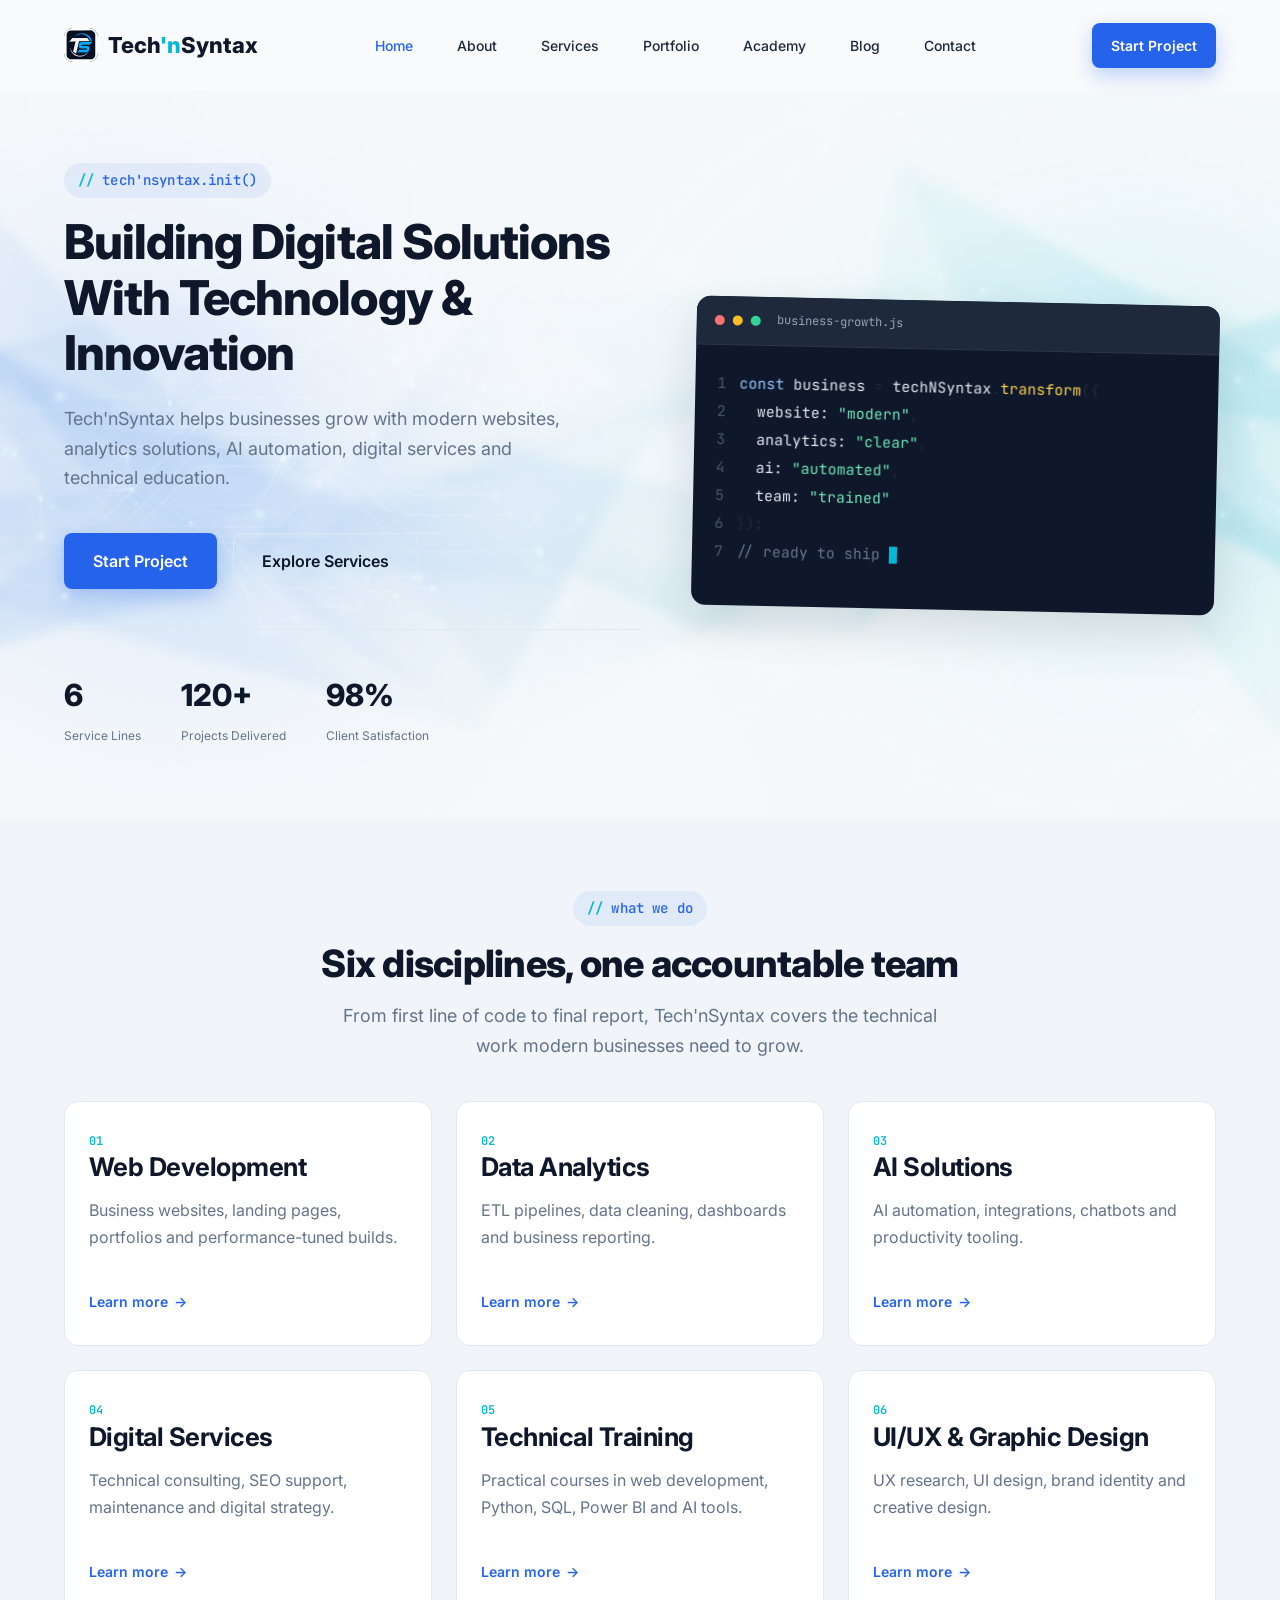
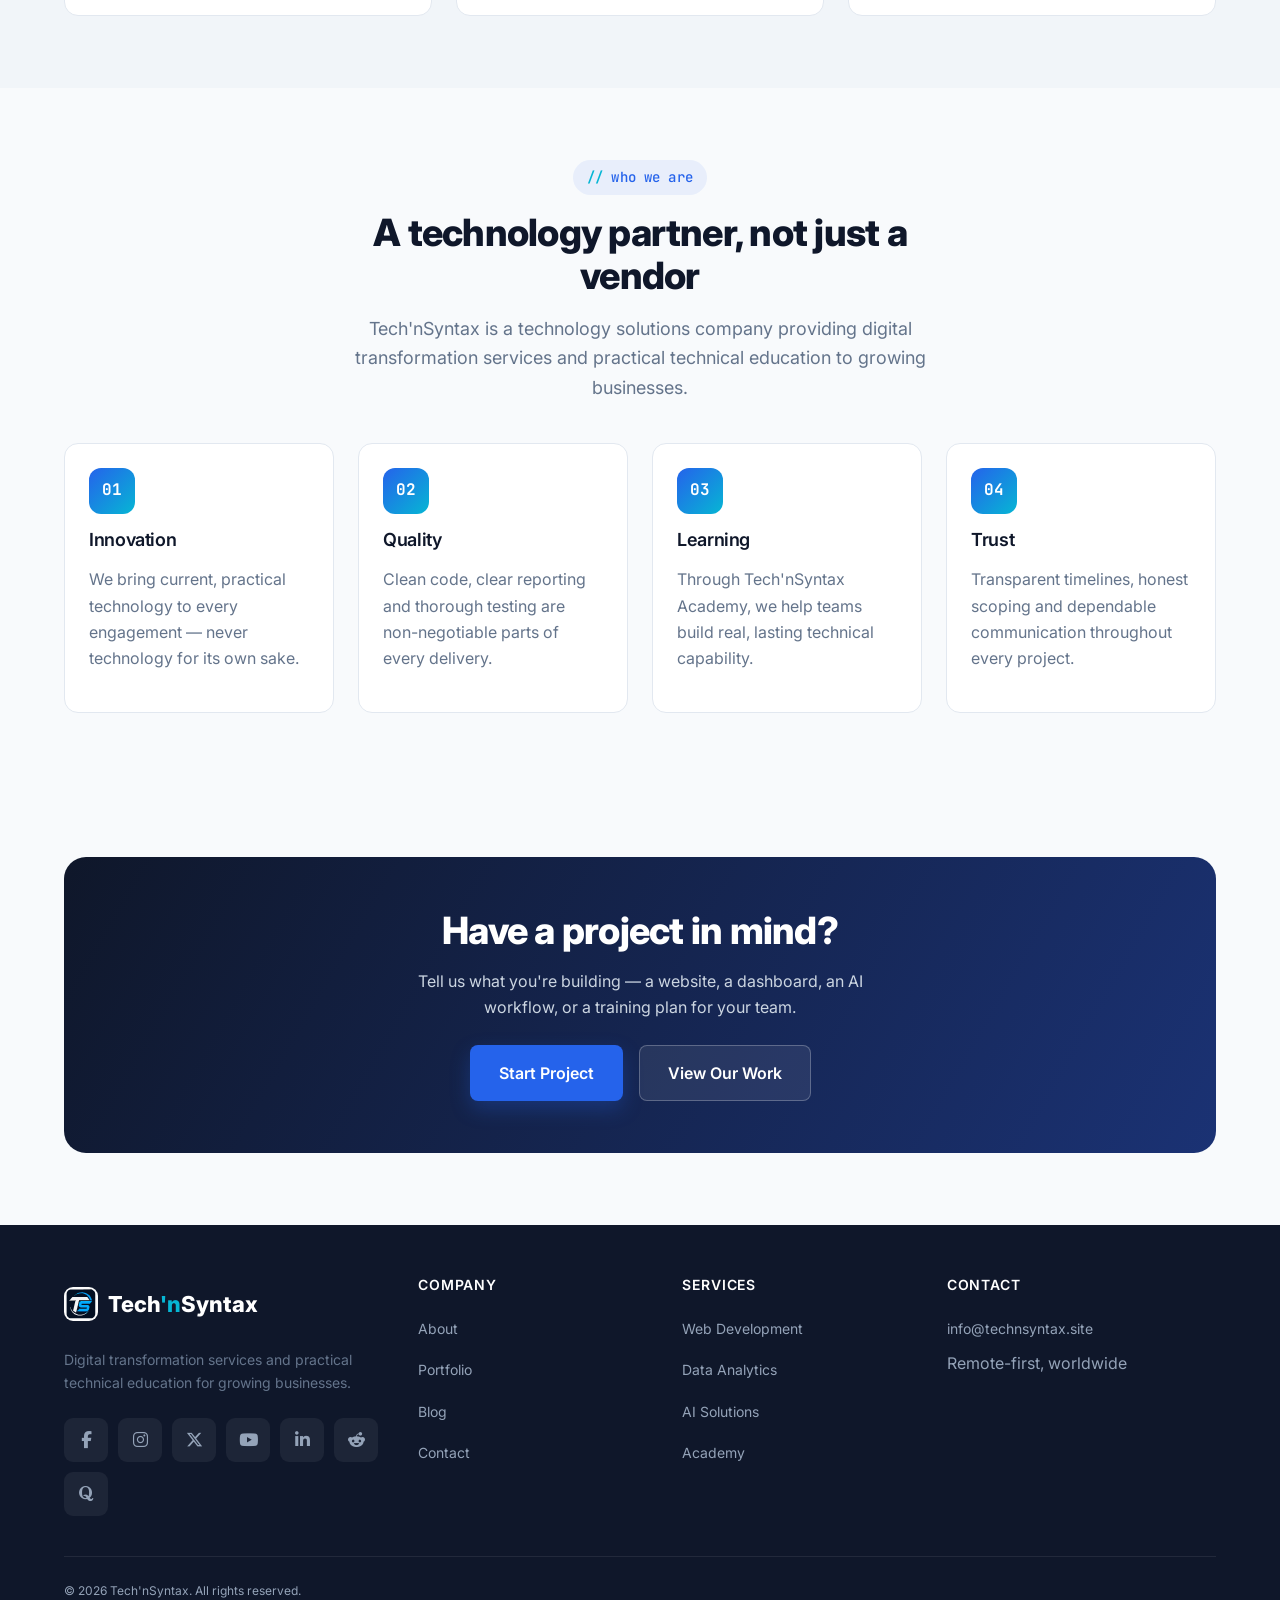
<file: index.html>
<!DOCTYPE html>
<html lang="en">
<head>
  <meta charset="UTF-8">
  <meta name="viewport" content="width=device-width, initial-scale=1.0">
  <title>Tech'nSyntax — Digital Solutions With Technology &amp; Innovation</title>
  <meta name="description" content="Tech'nSyntax helps businesses grow with modern websites, data analytics &amp; ETL, AI automation, digital services and technical education.">
  <meta name="robots" content="index, follow">
  <link rel="canonical" href="https://www.technsyntax.site/">
  <meta name="theme-color" content="#2563EB">

  <!-- Open Graph -->
  <meta property="og:type" content="website">
  <meta property="og:site_name" content="Tech'nSyntax">
  <meta property="og:locale" content="en_US">
  <meta property="og:title" content="Tech'nSyntax — Digital Solutions With Technology &amp; Innovation">
  <meta property="og:description" content="Modern websites, data analytics &amp; ETL, AI automation, digital services and technical education — all from one accountable technology partner.">
  <meta property="og:url" content="https://www.technsyntax.site/">
  <meta property="og:image" content="https://www.technsyntax.site/images/og/og-image.webp">
  <meta property="og:image:width" content="1200">
  <meta property="og:image:height" content="630">
  <meta property="og:image:alt" content="Tech'nSyntax — technology solutions and technical education">

  <!-- Twitter Card -->
  <meta name="twitter:card" content="summary_large_image">
  <meta name="twitter:title" content="Tech'nSyntax — Digital Solutions With Technology &amp; Innovation">
  <meta name="twitter:description" content="Modern websites, data analytics &amp; ETL, AI automation, digital services and technical education.">
  <meta name="twitter:image" content="https://www.technsyntax.site/images/og/og-image.webp">
  <meta name="twitter:image:alt" content="Tech'nSyntax — technology solutions and technical education">

  <link rel="icon" type="image/svg+xml" href="icons/favicon.svg">
  <link rel="preconnect" href="https://fonts.googleapis.com">
  <link rel="preconnect" href="https://fonts.gstatic.com" crossorigin>
  <link href="https://fonts.googleapis.com/css2?family=Inter:wght@300;400;500;600;700;800&family=JetBrains+Mono:wght@500;600;700&display=swap" rel="stylesheet">
  <link rel="stylesheet" href="css/main.css">
  <link rel="stylesheet" href="css/responsive.css">
  <link rel="stylesheet" href="css/animations.css">
  <link rel="stylesheet" href="https://cdnjs.cloudflare.com/ajax/libs/font-awesome/6.5.1/css/all.min.css" crossorigin="anonymous" referrerpolicy="no-referrer">

  <!-- Structured data: Organization + WebSite -->
  <script type="application/ld+json">
  {
    "@context": "https://schema.org",
    "@graph": [
      {
        "@type": "Organization",
        "@id": "https://www.technsyntax.site/#organization",
        "name": "Tech'nSyntax",
        "url": "https://www.technsyntax.site/",
        "logo": "https://www.technsyntax.site/icons/favicon.svg",
        "description": "Tech'nSyntax is a technology solutions company providing digital transformation services and practical technical education.",
        "email": "info@technsyntax.site",
        "sameAs": [
          "https://www.facebook.com/TheTechnSyntax",
          "https://www.instagram.com/TheTechnSyntax",
          "https://www.x.com/TheTechnSyntax",
          "https://www.youtube.com/@TheTechnSyntax",
          "https://www.linkedin.com/company/TechnSyntax",
          "https://www.reddit.com/r/TheTechnSyntax",
          "https://TheTechnSyntax.quora.com"
        ]
      },
      {
        "@type": "WebSite",
        "@id": "https://www.technsyntax.site/#website",
        "url": "https://www.technsyntax.site/",
        "name": "Tech'nSyntax",
        "alternateName": "TechnSyntax",
        "publisher": { "@id": "https://www.technsyntax.site/#organization" },
        "inLanguage": "en-US"
      }
    ]
  }
  </script>
</head>
<body>
  <a class="skip-link" href="#main">Skip to content</a>

  <!-- ===== Header ===== -->
  <header class="header">
    <nav class="nav container" aria-label="Primary navigation">
      <a href="index.html" class="logo">
        <img src="icons/favicon.svg" alt="" class="logo-mark" width="34" height="34">
        <span class="logo-text">Tech<span class="logo-dot">'n</span>Syntax</span>
      </a>

      <button class="hamburger" aria-label="Toggle menu" aria-expanded="false">
        <span></span><span></span><span></span>
      </button>

      <ul class="nav-links">
        <li><a href="index.html" class="is-active">Home</a></li>
        <li><a href="about.html">About</a></li>
        <li><a href="services.html">Services</a></li>
        <li><a href="portfolio.html">Portfolio</a></li>
        <li><a href="academy.html">Academy</a></li>
        <li><a href="blog.html">Blog</a></li>
        <li><a href="contact.html">Contact</a></li>
        <li class="nav-cta-mobile"><a href="contact.html" class="btn btn--primary btn--full">Start Proffject</a></li>
      </ul>

      <div class="nav-cta">
        <a href="contact.html" class="btn btn--primary btn--sm">Start Project</a>
      </div>
    </nav>
    <div class="nav-overlay"></div>
  </header>

  <main id="main">

    <!-- ===== Hero ===== -->
    <section class="hero">
      <div class="container">
        <div class="hero-copy">
          <span class="eyebrow">tech'nsyntax.init()</span>
          <h1>Building Digital Solutions With Technology &amp; Innovation</h1>
          <p class="lead">Tech'nSyntax helps businesses grow with modern websites, analytics solutions, AI automation, digital services and technical education.</p>
          <div class="hero-actions">
            <a href="contact.html" class="btn btn--primary">Start Project</a>
            <a href="services.html" class="btn btn--secondary">Explore Services</a>
          </div>
          <div class="hero-stats">
            <div class="hero-stat">
              <span class="num">6</span>
              <span class="label">Service Lines</span>
            </div>
            <div class="hero-stat">
              <span class="num">120+</span>
              <span class="label">Projects Delivered</span>
            </div>
            <div class="hero-stat">
              <span class="num">98%</span>
              <span class="label">Client Satisfaction</span>
            </div>
          </div>
        </div>

        <div class="hero-visual" style="position:relative;">
          <div class="code-panel js-code-typing">
            <div class="code-panel-header">
              <span class="code-dot code-dot--r"></span>
              <span class="code-dot code-dot--y"></span>
              <span class="code-dot code-dot--g"></span>
              <span class="code-panel-title">business-growth.js</span>
            </div>
            <div class="code-panel-body">
<span class="ln">1</span><span class="tok-keyword">const</span> <span class="tok-plain">business</span> = <span class="tok-plain">techNSyntax</span>.<span class="tok-function">transform</span>({<br>
<span class="ln">2</span>&nbsp;&nbsp;<span class="tok-plain">website:</span> <span class="tok-string">"modern"</span>,<br>
<span class="ln">3</span>&nbsp;&nbsp;<span class="tok-plain">analytics:</span> <span class="tok-string">"clear"</span>,<br>
<span class="ln">4</span>&nbsp;&nbsp;<span class="tok-plain">ai:</span> <span class="tok-string">"automated"</span>,<br>
<span class="ln">5</span>&nbsp;&nbsp;<span class="tok-plain">team:</span> <span class="tok-string">"trained"</span><br>
<span class="ln">6</span>});<br>
<span class="ln">7</span><span class="tok-comment">// ready to ship</span> <span class="code-cursor"></span>
            </div>
          </div>
        </div>
      </div>
    </section>

    <!-- ===== Services Overview ===== -->
    <section class="section section--alt" id="services-overview">
      <div class="container">
        <div class="section-head reveal">
          <span class="eyebrow">what we do</span>
          <h2>Six disciplines, one accountable team</h2>
          <p>From first line of code to final report, Tech'nSyntax covers the technical work modern businesses need to grow.</p>
        </div>

        <div class="grid grid--3">
          <article class="card service-card reveal">
            <span class="service-index">01</span>
            <h3>Web Development</h3>
            <p>Business websites, landing pages, portfolios and performance-tuned builds.</p>
            <a href="services.html#web-development" class="service-link">Learn more <span class="arrow">→</span></a>
          </article>
          <article class="card service-card reveal">
            <span class="service-index">02</span>
            <h3>Data Analytics</h3>
            <p>ETL pipelines, data cleaning, dashboards and business reporting.</p>
            <a href="services.html#data-analytics" class="service-link">Learn more <span class="arrow">→</span></a>
          </article>
          <article class="card service-card reveal">
            <span class="service-index">03</span>
            <h3>AI Solutions</h3>
            <p>AI automation, integrations, chatbots and productivity tooling.</p>
            <a href="services.html#ai-solutions" class="service-link">Learn more <span class="arrow">→</span></a>
          </article>
          <article class="card service-card reveal">
            <span class="service-index">04</span>
            <h3>Digital Services</h3>
            <p>Technical consulting, SEO support, maintenance and digital strategy.</p>
            <a href="services.html#digital-services" class="service-link">Learn more <span class="arrow">→</span></a>
          </article>
          <article class="card service-card reveal">
            <span class="service-index">05</span>
            <h3>Technical Training</h3>
            <p>Practical courses in web development, Python, SQL, Power BI and AI tools.</p>
            <a href="services.html#technical-training" class="service-link">Learn more <span class="arrow">→</span></a>
          </article>
          <article class="card service-card reveal">
            <span class="service-index">06</span>
            <h3>UI/UX &amp; Graphic Design</h3>
            <p>UX research, UI design, brand identity and creative design.</p>
            <a href="services.html#uiux-design" class="service-link">Learn more <span class="arrow">→</span></a>
          </article>
        </div>
      </div>
    </section>

    <!-- ===== About / Mission / Vision / Values ===== -->
    <section class="section" id="about">
      <div class="container">
        <div class="section-head reveal">
          <span class="eyebrow">who we are</span>
          <h2>A technology partner, not just a vendor</h2>
          <p>Tech'nSyntax is a technology solutions company providing digital transformation services and practical technical education to growing businesses.</p>
        </div>

        <div class="grid grid--4">
          <div class="card value-card reveal">
            <div class="value-icon">01</div>
            <h4>Innovation</h4>
            <p>We bring current, practical technology to every engagement — never technology for its own sake.</p>
          </div>
          <div class="card value-card reveal">
            <div class="value-icon">02</div>
            <h4>Quality</h4>
            <p>Clean code, clear reporting and thorough testing are non-negotiable parts of every delivery.</p>
          </div>
          <div class="card value-card reveal">
            <div class="value-icon">03</div>
            <h4>Learning</h4>
            <p>Through Tech'nSyntax Academy, we help teams build real, lasting technical capability.</p>
          </div>
          <div class="card value-card reveal">
            <div class="value-icon">04</div>
            <h4>Trust</h4>
            <p>Transparent timelines, honest scoping and dependable communication throughout every project.</p>
          </div>
        </div>
      </div>
    </section>

    <!-- ===== CTA ===== -->
    <section class="section">
      <div class="container">
        <div class="cta-band reveal">
          <h2>Have a project in mind?</h2>
          <p>Tell us what you're building — a website, a dashboard, an AI workflow, or a training plan for your team.</p>
          <div class="cta-actions">
            <a href="contact.html" class="btn btn--primary">Start Project</a>
            <a href="portfolio.html" class="btn btn--ghost-light">View Our Work</a>
          </div>
        </div>
      </div>
    </section>

  </main>

  <!-- ===== Footer ===== -->
  <footer class="footer">
    <div class="container">
      <div class="footer-grid">
        <div class="footer-col">
          <a href="index.html" class="logo">
            <img src="icons/favicon.svg" alt="" class="logo-mark" width="34" height="34">
            <span class="logo-text">Tech<span class="logo-dot">'n</span>Syntax</span>
          </a>
          <p class="footer-desc">Digital transformation services and practical technical education for growing businesses.</p>
          <div class="footer-social">
            <a href="https://www.facebook.com/TheTechnSyntax" aria-label="Facebook" target="_blank" rel="noopener"><i class="fa-brands fa-facebook-f" aria-hidden="true"></i></a>
            <a href="https://www.instagram.com/TheTechnSyntax" aria-label="Instagram" target="_blank" rel="noopener"><i class="fa-brands fa-instagram" aria-hidden="true"></i></a>
            <a href="https://www.x.com/TheTechnSyntax" aria-label="Twitter / X" target="_blank" rel="noopener"><i class="fa-brands fa-x-twitter" aria-hidden="true"></i></a>
            <a href="https://www.youtube.com/@TheTechnSyntax" aria-label="YouTube" target="_blank" rel="noopener"><i class="fa-brands fa-youtube" aria-hidden="true"></i></a>
            <a href="https://www.linkedin.com/company/TechnSyntax" aria-label="LinkedIn" target="_blank" rel="noopener"><i class="fa-brands fa-linkedin-in" aria-hidden="true"></i></a>
            <a href="https://www.reddit.com/r/TheTechnSyntax" aria-label="Reddit" target="_blank" rel="noopener"><i class="fa-brands fa-reddit-alien" aria-hidden="true"></i></a>
            <a href="https://TheTechnSyntax.quora.com" aria-label="Quora" target="_blank" rel="noopener"><i class="fa-brands fa-quora" aria-hidden="true"></i></a>
          </div>
        </div>
        <div class="footer-col">
          <h4>Company</h4>
          <ul>
            <li><a href="about.html">About</a></li>
            <li><a href="portfolio.html">Portfolio</a></li>
            <li><a href="blog.html">Blog</a></li>
            <li><a href="contact.html">Contact</a></li>
          </ul>
        </div>
        <div class="footer-col">
          <h4>Services</h4>
          <ul>
            <li><a href="services.html#web-development">Web Development</a></li>
            <li><a href="services.html#data-analytics">Data Analytics</a></li>
            <li><a href="services.html#ai-solutions">AI Solutions</a></li>
            <li><a href="academy.html">Academy</a></li>
          </ul>
        </div>
        <div class="footer-col">
          <h4>Contact</h4>
          <ul>
            <li><a href="mailto:info@technsyntax.site">info@technsyntax.site</a></li>
            <li><span>Remote-first, worldwide</span></li>
          </ul>
        </div>
      </div>
      <div class="footer-bottom">
        <span>© <span class="js-year">2026</span> Tech'nSyntax. All rights reserved.</span>
      </div>
    </div>
  </footer>

  <button class="scroll-top" aria-label="Scroll to top">↑</button>

  <script src="js/main.js"></script>
</body>
</html>
</file>
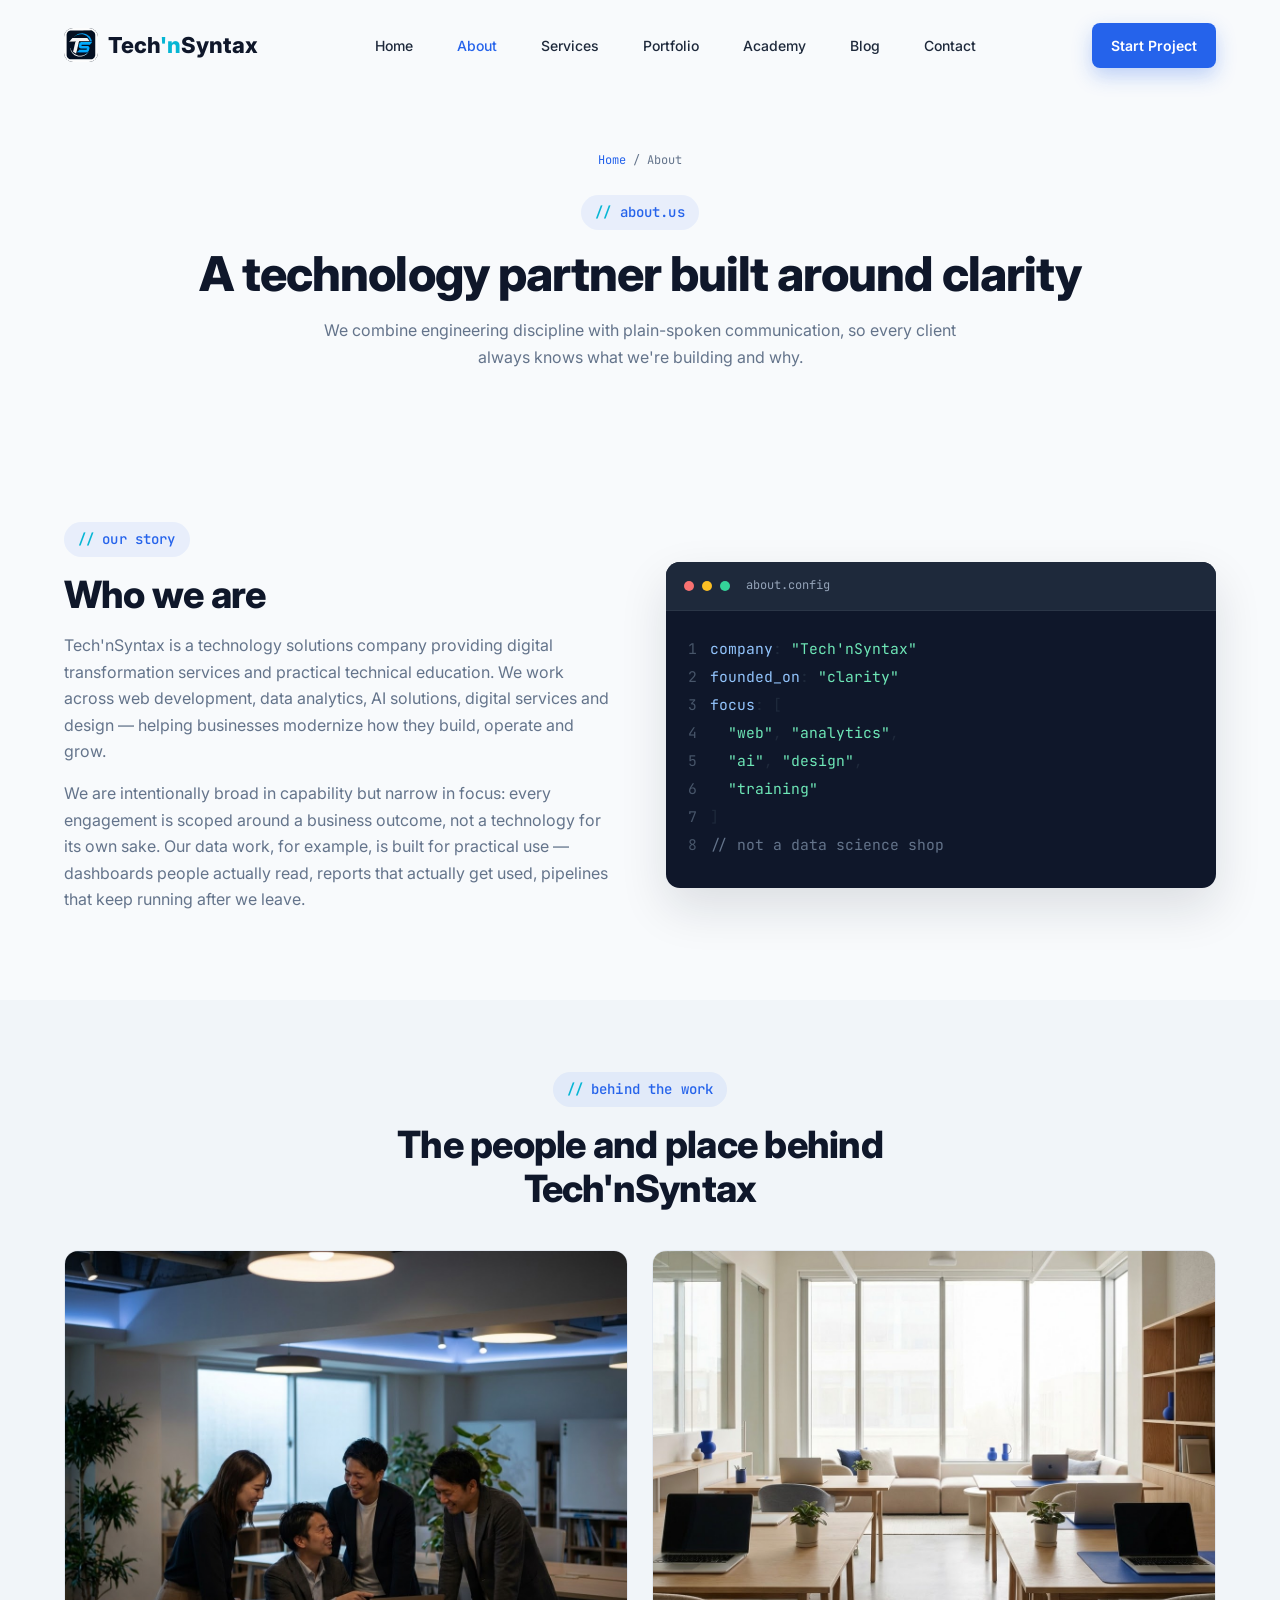
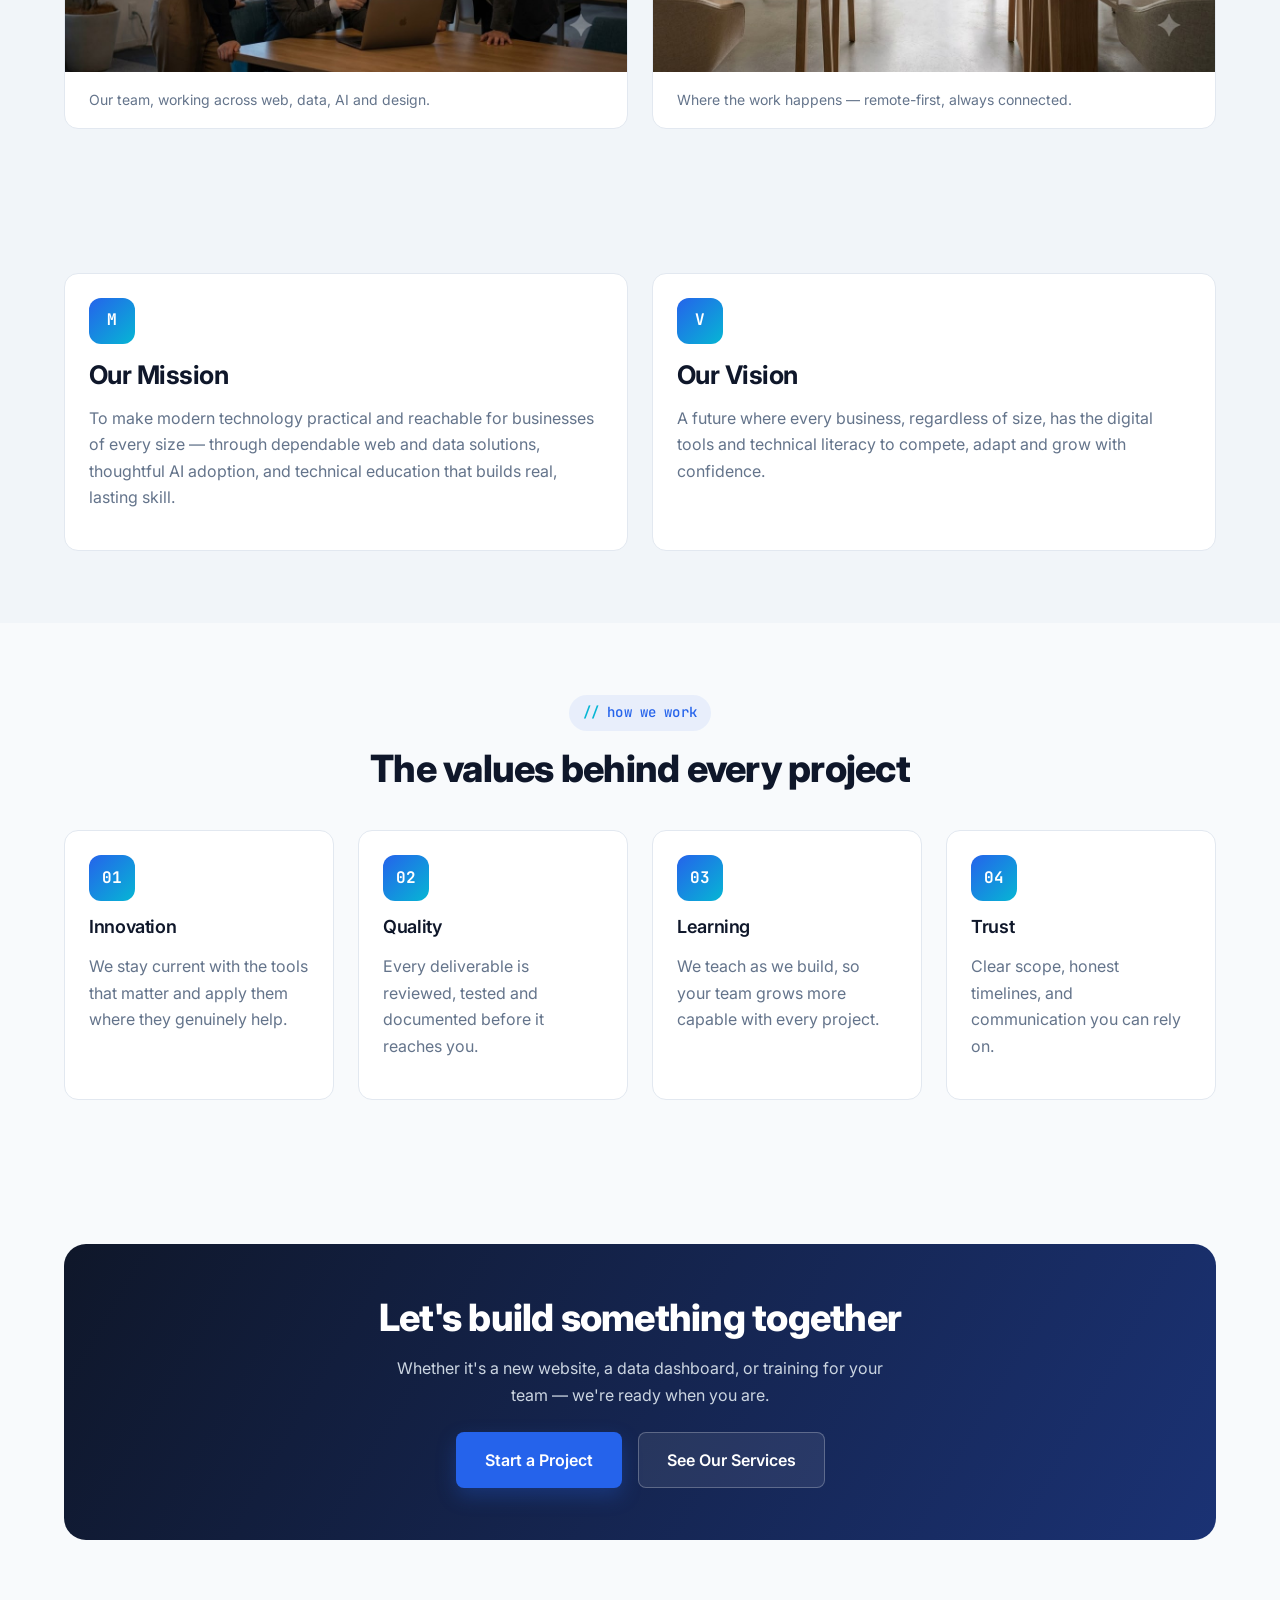
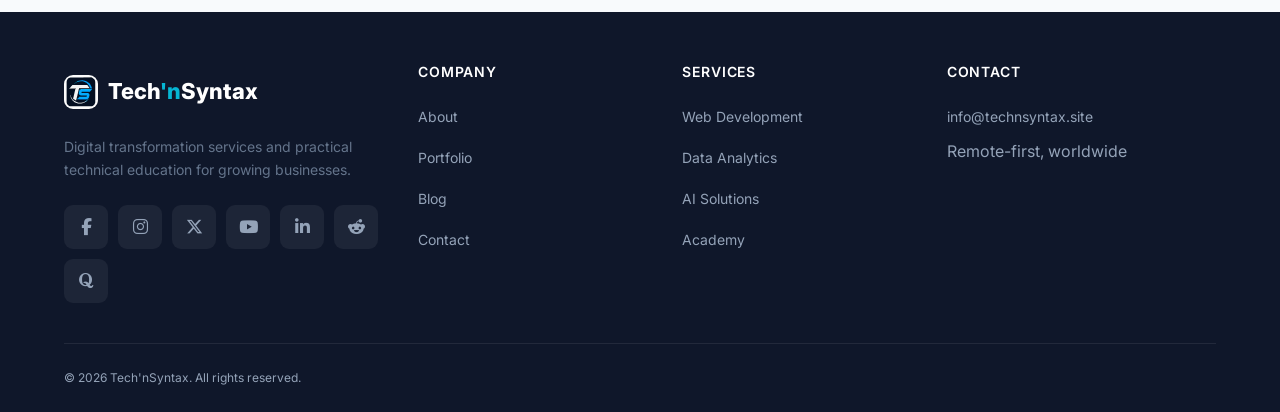
<file: about.html>
<!DOCTYPE html>
<html lang="en">
<head>
  <meta charset="UTF-8">
  <meta name="viewport" content="width=device-width, initial-scale=1.0">
  <title>About Us — Tech'nSyntax</title>
  <meta name="description" content="Tech'nSyntax is a technology solutions company providing digital transformation services and practical technical education. Learn about our mission, vision and values.">
  <meta name="robots" content="index, follow">
  <link rel="canonical" href="https://www.technsyntax.site/about.html">
  <meta name="theme-color" content="#2563EB">

  <!-- Open Graph -->
  <meta property="og:type" content="website">
  <meta property="og:site_name" content="Tech'nSyntax">
  <meta property="og:locale" content="en_US">
  <meta property="og:title" content="About Us — Tech'nSyntax">
  <meta property="og:description" content="A technology solutions company providing digital transformation services and practical technical education. Meet our mission, vision and values.">
  <meta property="og:url" content="https://www.technsyntax.site/about.html">
  <meta property="og:image" content="https://www.technsyntax.site/images/og/og-image.webp">
  <meta property="og:image:width" content="1200">
  <meta property="og:image:height" content="630">
  <meta property="og:image:alt" content="Tech'nSyntax — About Us">

  <!-- Twitter Card -->
  <meta name="twitter:card" content="summary_large_image">
  <meta name="twitter:title" content="About Us — Tech'nSyntax">
  <meta name="twitter:description" content="A technology solutions company providing digital transformation services and practical technical education.">
  <meta name="twitter:image" content="https://www.technsyntax.site/images/og/og-image.webp">
  <meta name="twitter:image:alt" content="Tech'nSyntax — About Us">

  <link rel="icon" type="image/svg+xml" href="icons/favicon.svg">
  <link rel="preconnect" href="https://fonts.googleapis.com">
  <link rel="preconnect" href="https://fonts.gstatic.com" crossorigin>
  <link href="https://fonts.googleapis.com/css2?family=Inter:wght@300;400;500;600;700;800&family=JetBrains+Mono:wght@500;600;700&display=swap" rel="stylesheet">
  <link rel="stylesheet" href="css/main.css">
  <link rel="stylesheet" href="css/responsive.css">
  <link rel="stylesheet" href="css/animations.css">
  <link rel="stylesheet" href="https://cdnjs.cloudflare.com/ajax/libs/font-awesome/6.5.1/css/all.min.css" crossorigin="anonymous" referrerpolicy="no-referrer">

  <!-- Structured data: Organization + AboutPage -->
  <script type="application/ld+json">
  {
    "@context": "https://schema.org",
    "@graph": [
      {
        "@type": "Organization",
        "@id": "https://www.technsyntax.site/#organization",
        "name": "Tech'nSyntax",
        "url": "https://www.technsyntax.site/",
        "logo": "https://www.technsyntax.site/icons/favicon.svg",
        "description": "Tech'nSyntax is a technology solutions company providing digital transformation services and practical technical education.",
        "email": "info@technsyntax.site",
        "sameAs": [
          "https://www.facebook.com/TheTechnSyntax",
          "https://www.instagram.com/TheTechnSyntax",
          "https://www.x.com/TheTechnSyntax",
          "https://www.youtube.com/@TheTechnSyntax",
          "https://www.linkedin.com/company/TechnSyntax",
          "https://www.reddit.com/r/TheTechnSyntax",
          "https://TheTechnSyntax.quora.com"
        ]
      },
      {
        "@type": "AboutPage",
        "@id": "https://www.technsyntax.site/about.html#webpage",
        "url": "https://www.technsyntax.site/about.html",
        "name": "About Us — Tech'nSyntax",
        "isPartOf": { "@id": "https://www.technsyntax.site/#website" },
        "about": { "@id": "https://www.technsyntax.site/#organization" }
      }
    ]
  }
  </script>
</head>
<body>
  <a class="skip-link" href="#main">Skip to content</a>

  <header class="header">
    <nav class="nav container" aria-label="Primary navigation">
      <a href="index.html" class="logo">
        <img src="icons/favicon.svg" alt="" class="logo-mark" width="34" height="34">
        <span class="logo-text">Tech<span class="logo-dot">'n</span>Syntax</span>
      </a>
      <button class="hamburger" aria-label="Toggle menu" aria-expanded="false">
        <span></span><span></span><span></span>
      </button>
      <ul class="nav-links">
        <li><a href="index.html">Home</a></li>
        <li><a href="about.html" class="is-active">About</a></li>
        <li><a href="services.html">Services</a></li>
        <li><a href="portfolio.html">Portfolio</a></li>
        <li><a href="academy.html">Academy</a></li>
        <li><a href="blog.html">Blog</a></li>
        <li><a href="contact.html">Contact</a></li>
        <li class="nav-cta-mobile"><a href="contact.html" class="btn btn--primary btn--full">Start Project</a></li>
      </ul>
      <div class="nav-cta">
        <a href="contact.html" class="btn btn--primary btn--sm">Start Project</a>
      </div>
    </nav>
    <div class="nav-overlay"></div>
  </header>

  <main id="main">

    <section class="page-header container">
      <p class="breadcrumb"><a href="index.html">Home</a> / About</p>
      <span class="eyebrow">about.us</span>
      <h1>A technology partner built around clarity</h1>
      <p class="section-head" style="margin-top:var(--space-sm);">We combine engineering discipline with plain-spoken communication, so every client always knows what we're building and why.</p>
    </section>

    <!-- Company intro -->
    <section class="section">
      <div class="container grid grid--2" style="align-items:center; gap: var(--space-xl);">
        <div class="reveal">
          <span class="eyebrow">our story</span>
          <h2>Who we are</h2>
          <p>Tech'nSyntax is a technology solutions company providing digital transformation services and practical technical education. We work across web development, data analytics, AI solutions, digital services and design — helping businesses modernize how they build, operate and grow.</p>
          <p>We are intentionally broad in capability but narrow in focus: every engagement is scoped around a business outcome, not a technology for its own sake. Our data work, for example, is built for practical use — dashboards people actually read, reports that actually get used, pipelines that keep running after we leave.</p>
        </div>
        <div class="code-panel reveal">
          <div class="code-panel-header">
            <span class="code-dot code-dot--r"></span>
            <span class="code-dot code-dot--y"></span>
            <span class="code-dot code-dot--g"></span>
            <span class="code-panel-title">about.config</span>
          </div>
          <div class="code-panel-body">
<span class="ln">1</span><span class="tok-keyword">company</span>: <span class="tok-string">"Tech'nSyntax"</span><br>
<span class="ln">2</span><span class="tok-keyword">founded_on</span>: <span class="tok-string">"clarity"</span><br>
<span class="ln">3</span><span class="tok-keyword">focus</span>: [<br>
<span class="ln">4</span>&nbsp;&nbsp;<span class="tok-string">"web"</span>, <span class="tok-string">"analytics"</span>,<br>
<span class="ln">5</span>&nbsp;&nbsp;<span class="tok-string">"ai"</span>, <span class="tok-string">"design"</span>,<br>
<span class="ln">6</span>&nbsp;&nbsp;<span class="tok-string">"training"</span><br>
<span class="ln">7</span>]<br>
<span class="ln">8</span><span class="tok-comment">// not a data science shop</span>
          </div>
        </div>
      </div>
    </section>

    <!-- Team & Workspace -->
    <section class="section section--alt">
      <div class="container">
        <div class="section-head reveal">
          <span class="eyebrow">behind the work</span>
          <h2>The people and place behind Tech'nSyntax</h2>
        </div>
        <div class="grid grid--2">
          <figure class="card reveal" style="padding:0; overflow:hidden; margin:0;">
            <div style="aspect-ratio:4/3; overflow:hidden; background:var(--color-surface-alt);">
              <img src="images/about/team.webp" alt="The Tech'nSyntax team collaborating" style="width:100%; height:100%; object-fit:cover; display:block;">
            </div>
            <figcaption style="padding:var(--space-sm) var(--space-md); font-size:var(--fs-sm); color:var(--color-text-muted);">Our team, working across web, data, AI and design.</figcaption>
          </figure>
          <figure class="card reveal" style="padding:0; overflow:hidden; margin:0;">
            <div style="aspect-ratio:4/3; overflow:hidden; background:var(--color-surface-alt);">
              <img src="images/about/office.webp" alt="Tech'nSyntax workspace" style="width:100%; height:100%; object-fit:cover; display:block;">
            </div>
            <figcaption style="padding:var(--space-sm) var(--space-md); font-size:var(--fs-sm); color:var(--color-text-muted);">Where the work happens — remote-first, always connected.</figcaption>
          </figure>
        </div>
      </div>
    </section>

    <!-- Mission & Vision -->
    <section class="section section--alt">
      <div class="container grid grid--2">
        <div class="card reveal">
          <div class="value-icon">M</div>
          <h3>Our Mission</h3>
          <p>To make modern technology practical and reachable for businesses of every size — through dependable web and data solutions, thoughtful AI adoption, and technical education that builds real, lasting skill.</p>
        </div>
        <div class="card reveal">
          <div class="value-icon">V</div>
          <h3>Our Vision</h3>
          <p>A future where every business, regardless of size, has the digital tools and technical literacy to compete, adapt and grow with confidence.</p>
        </div>
      </div>
    </section>

    <!-- Values -->
    <section class="section">
      <div class="container">
        <div class="section-head reveal">
          <span class="eyebrow">how we work</span>
          <h2>The values behind every project</h2>
        </div>
        <div class="grid grid--4">
          <div class="card value-card reveal">
            <div class="value-icon">01</div>
            <h4>Innovation</h4>
            <p>We stay current with the tools that matter and apply them where they genuinely help.</p>
          </div>
          <div class="card value-card reveal">
            <div class="value-icon">02</div>
            <h4>Quality</h4>
            <p>Every deliverable is reviewed, tested and documented before it reaches you.</p>
          </div>
          <div class="card value-card reveal">
            <div class="value-icon">03</div>
            <h4>Learning</h4>
            <p>We teach as we build, so your team grows more capable with every project.</p>
          </div>
          <div class="card value-card reveal">
            <div class="value-icon">04</div>
            <h4>Trust</h4>
            <p>Clear scope, honest timelines, and communication you can rely on.</p>
          </div>
        </div>
      </div>
    </section>

    <section class="section">
      <div class="container">
        <div class="cta-band reveal">
          <h2>Let's build something together</h2>
          <p>Whether it's a new website, a data dashboard, or training for your team — we're ready when you are.</p>
          <div class="cta-actions">
            <a href="contact.html" class="btn btn--primary">Start a Project</a>
            <a href="services.html" class="btn btn--ghost-light">See Our Services</a>
          </div>
        </div>
      </div>
    </section>

  </main>

  <footer class="footer">
    <div class="container">
      <div class="footer-grid">
        <div class="footer-col">
          <a href="index.html" class="logo">
            <img src="icons/favicon.svg" alt="" class="logo-mark" width="34" height="34">
            <span class="logo-text">Tech<span class="logo-dot">'n</span>Syntax</span>
          </a>
          <p class="footer-desc">Digital transformation services and practical technical education for growing businesses.</p>
          <div class="footer-social">
            <a href="https://www.facebook.com/TheTechnSyntax" aria-label="Facebook" target="_blank" rel="noopener"><i class="fa-brands fa-facebook-f" aria-hidden="true"></i></a>
            <a href="https://www.instagram.com/TheTechnSyntax" aria-label="Instagram" target="_blank" rel="noopener"><i class="fa-brands fa-instagram" aria-hidden="true"></i></a>
            <a href="https://www.x.com/TheTechnSyntax" aria-label="Twitter / X" target="_blank" rel="noopener"><i class="fa-brands fa-x-twitter" aria-hidden="true"></i></a>
            <a href="https://www.youtube.com/@TheTechnSyntax" aria-label="YouTube" target="_blank" rel="noopener"><i class="fa-brands fa-youtube" aria-hidden="true"></i></a>
            <a href="https://www.linkedin.com/company/TechnSyntax" aria-label="LinkedIn" target="_blank" rel="noopener"><i class="fa-brands fa-linkedin-in" aria-hidden="true"></i></a>
            <a href="https://www.reddit.com/r/TheTechnSyntax" aria-label="Reddit" target="_blank" rel="noopener"><i class="fa-brands fa-reddit-alien" aria-hidden="true"></i></a>
            <a href="https://TheTechnSyntax.quora.com" aria-label="Quora" target="_blank" rel="noopener"><i class="fa-brands fa-quora" aria-hidden="true"></i></a>
          </div>
        </div>
        <div class="footer-col">
          <h4>Company</h4>
          <ul>
            <li><a href="about.html">About</a></li>
            <li><a href="portfolio.html">Portfolio</a></li>
            <li><a href="blog.html">Blog</a></li>
            <li><a href="contact.html">Contact</a></li>
          </ul>
        </div>
        <div class="footer-col">
          <h4>Services</h4>
          <ul>
            <li><a href="services.html#web-development">Web Development</a></li>
            <li><a href="services.html#data-analytics">Data Analytics</a></li>
            <li><a href="services.html#ai-solutions">AI Solutions</a></li>
            <li><a href="academy.html">Academy</a></li>
          </ul>
        </div>
        <div class="footer-col">
          <h4>Contact</h4>
          <ul>
            <li><a href="mailto:info@technsyntax.site">info@technsyntax.site</a></li>
            <li><span>Remote-first, worldwide</span></li>
          </ul>
        </div>
      </div>
      <div class="footer-bottom">
        <span>© <span class="js-year">2026</span> Tech'nSyntax. All rights reserved.</span>
      </div>
    </div>
  </footer>

  <button class="scroll-top" aria-label="Scroll to top">↑</button>

  <script src="js/main.js"></script>
</body>
</html>
</file>
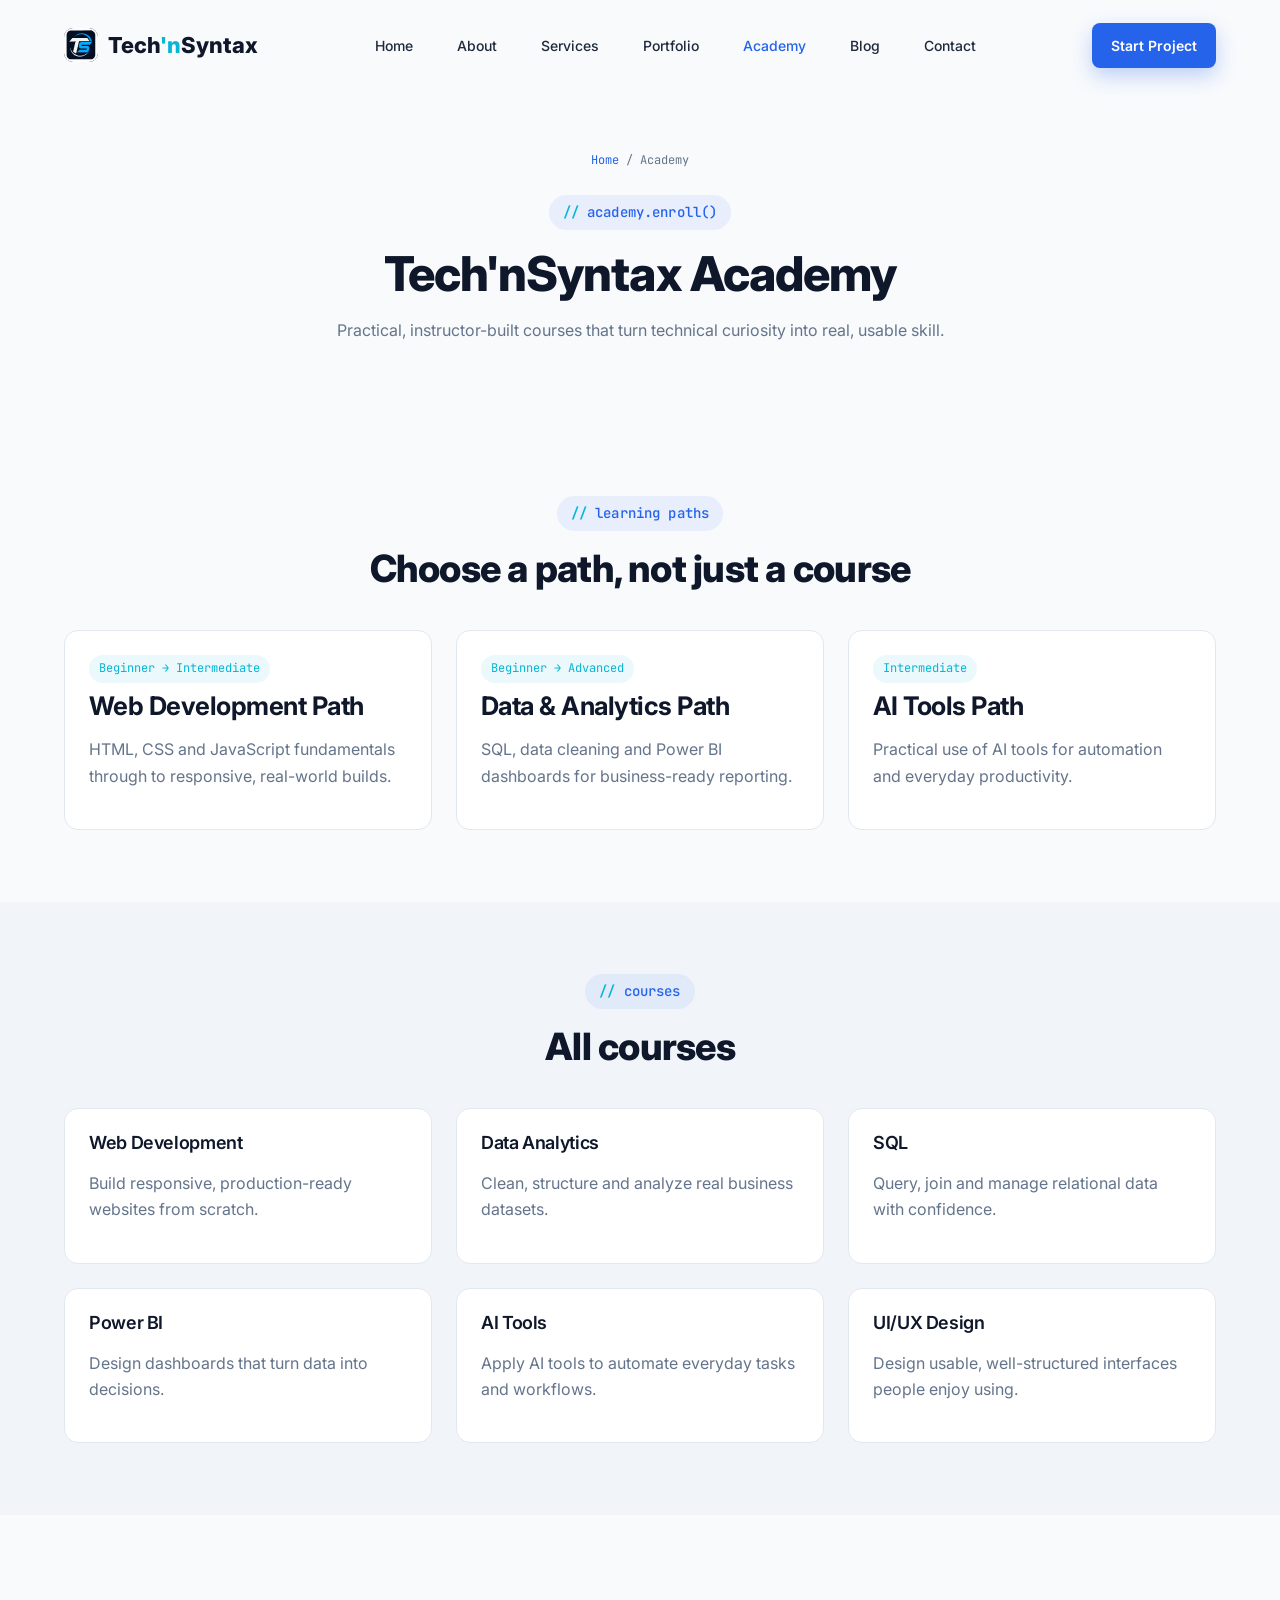
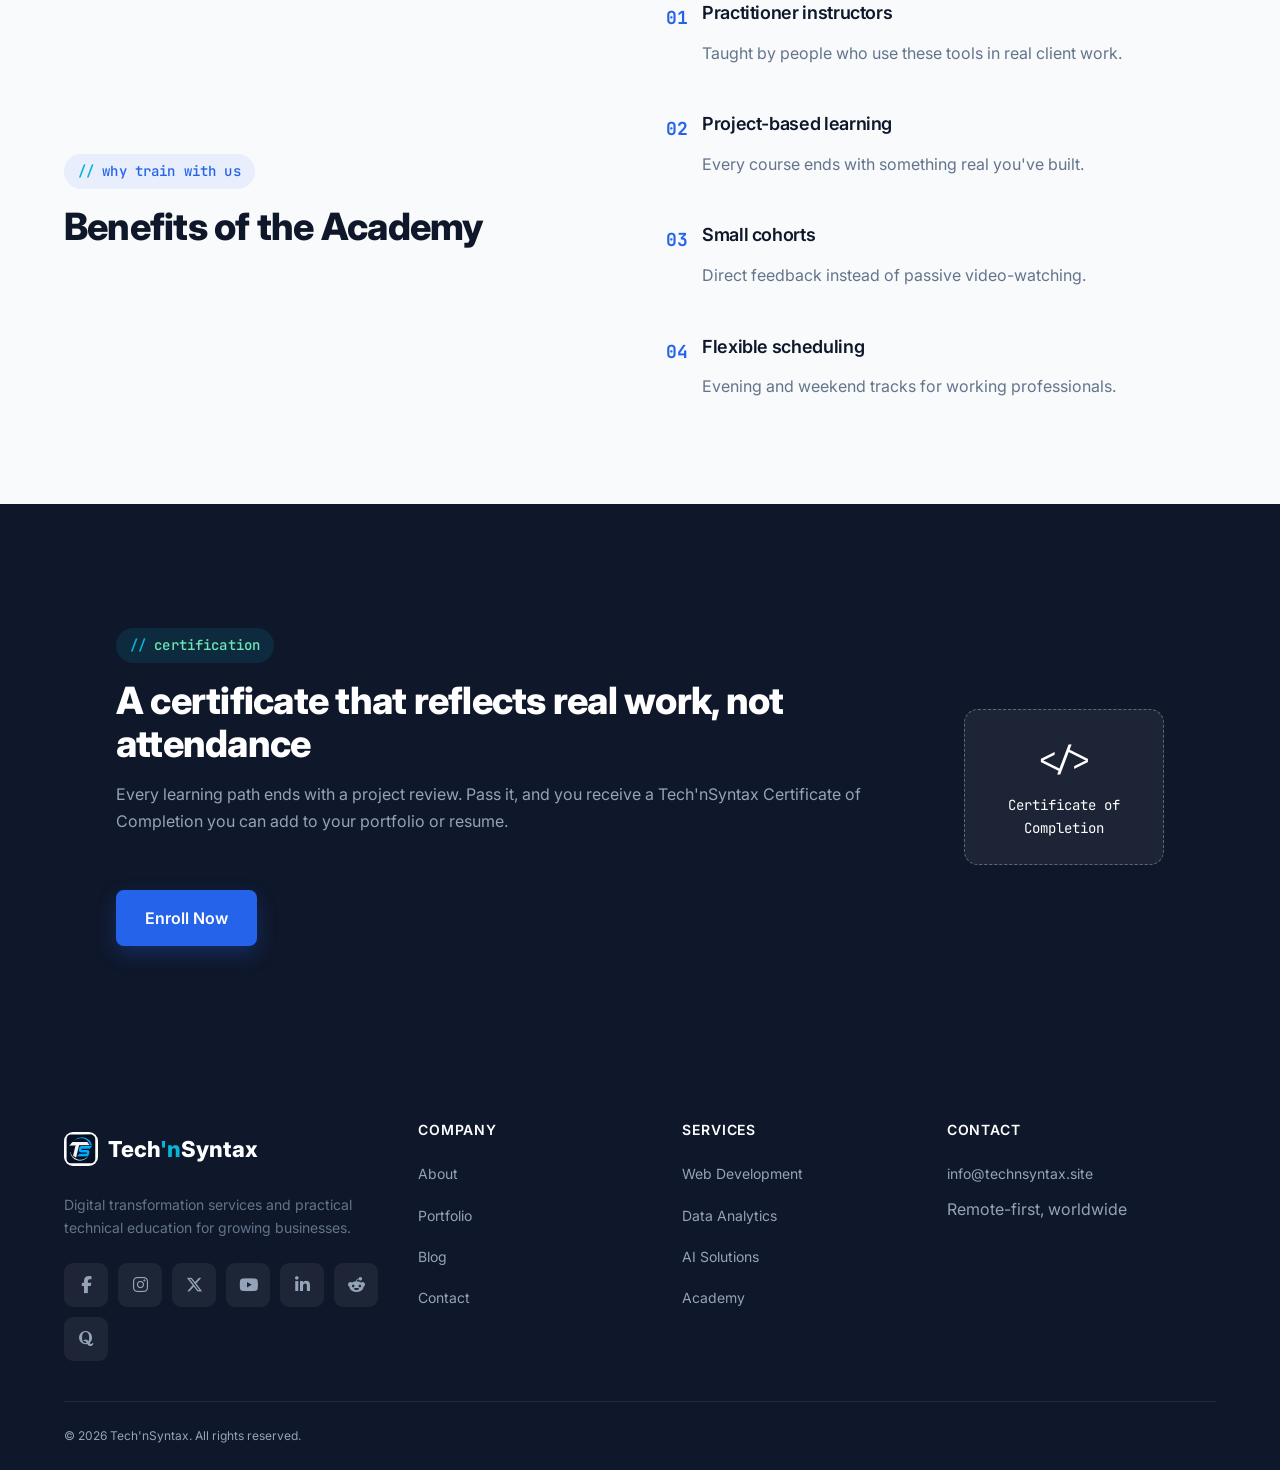
<file: academy.html>
<!DOCTYPE html>
<html lang="en">
<head>
  <meta charset="UTF-8">
  <meta name="viewport" content="width=device-width, initial-scale=1.0">
  <title>Tech'nSyntax Academy — Technical Training</title>
  <meta name="description" content="Tech'nSyntax Academy offers practical courses in web development, data analytics, SQL, Power BI, AI tools and UI/UX design, with certification.">
  <meta name="robots" content="index, follow">
  <link rel="canonical" href="https://www.technsyntax.site/academy.html">
  <meta name="theme-color" content="#2563EB">

  <!-- Open Graph -->
  <meta property="og:type" content="website">
  <meta property="og:site_name" content="Tech'nSyntax">
  <meta property="og:locale" content="en_US">
  <meta property="og:title" content="Tech'nSyntax Academy — Technical Training">
  <meta property="og:description" content="Practical, instructor-built courses in web development, data analytics, SQL, Power BI, AI tools and UI/UX design — with certification.">
  <meta property="og:url" content="https://www.technsyntax.site/academy.html">
  <meta property="og:image" content="https://www.technsyntax.site/images/og/og-image.webp">
  <meta property="og:image:width" content="1200">
  <meta property="og:image:height" content="630">
  <meta property="og:image:alt" content="Tech'nSyntax Academy">

  <!-- Twitter Card -->
  <meta name="twitter:card" content="summary_large_image">
  <meta name="twitter:title" content="Tech'nSyntax Academy — Technical Training">
  <meta name="twitter:description" content="Practical courses in web development, data analytics, SQL, Power BI, AI tools and UI/UX design — with certification.">
  <meta name="twitter:image" content="https://www.technsyntax.site/images/og/og-image.webp">
  <meta name="twitter:image:alt" content="Tech'nSyntax Academy">

  <link rel="icon" type="image/svg+xml" href="icons/favicon.svg">
  <link rel="preconnect" href="https://fonts.googleapis.com">
  <link rel="preconnect" href="https://fonts.gstatic.com" crossorigin>
  <link href="https://fonts.googleapis.com/css2?family=Inter:wght@300;400;500;600;700;800&family=JetBrains+Mono:wght@500;600;700&display=swap" rel="stylesheet">
  <link rel="stylesheet" href="css/main.css">
  <link rel="stylesheet" href="css/responsive.css">
  <link rel="stylesheet" href="css/animations.css">
  <link rel="stylesheet" href="https://cdnjs.cloudflare.com/ajax/libs/font-awesome/6.5.1/css/all.min.css" crossorigin="anonymous" referrerpolicy="no-referrer">

  <!-- Structured data: EducationalOrganization + Course list -->
  <script type="application/ld+json">
  {
    "@context": "https://schema.org",
    "@graph": [
      {
        "@type": "Organization",
        "@id": "https://www.technsyntax.site/#organization",
        "name": "Tech'nSyntax",
        "url": "https://www.technsyntax.site/",
        "logo": "https://www.technsyntax.site/icons/favicon.svg",
        "sameAs": [
          "https://www.facebook.com/TheTechnSyntax",
          "https://www.instagram.com/TheTechnSyntax",
          "https://www.x.com/TheTechnSyntax",
          "https://www.youtube.com/@TheTechnSyntax",
          "https://www.linkedin.com/company/TechnSyntax",
          "https://www.reddit.com/r/TheTechnSyntax",
          "https://TheTechnSyntax.quora.com"
        ]
      },
      {
        "@type": "EducationalOrganization",
        "@id": "https://www.technsyntax.site/academy.html#academy",
        "name": "Tech'nSyntax Academy",
        "url": "https://www.technsyntax.site/academy.html",
        "parentOrganization": { "@id": "https://www.technsyntax.site/#organization" },
        "hasCourse": [
          { "@type": "Course", "name": "Web Development", "description": "Build responsive, production-ready websites from scratch.", "provider": { "@id": "https://www.technsyntax.site/academy.html#academy" } },
          { "@type": "Course", "name": "Data Analytics", "description": "Clean, structure and analyze real business datasets.", "provider": { "@id": "https://www.technsyntax.site/academy.html#academy" } },
          { "@type": "Course", "name": "SQL", "description": "Query, join and manage relational data with confidence.", "provider": { "@id": "https://www.technsyntax.site/academy.html#academy" } },
          { "@type": "Course", "name": "Power BI", "description": "Design dashboards that turn data into decisions.", "provider": { "@id": "https://www.technsyntax.site/academy.html#academy" } },
          { "@type": "Course", "name": "AI Tools", "description": "Apply AI tools to automate everyday tasks and workflows.", "provider": { "@id": "https://www.technsyntax.site/academy.html#academy" } },
          { "@type": "Course", "name": "UI/UX Design", "description": "Design usable, well-structured interfaces people enjoy using.", "provider": { "@id": "https://www.technsyntax.site/academy.html#academy" } }
        ]
      }
    ]
  }
  </script>
  <style>
    .path-card { display: flex; flex-direction: column; height: 100%; }
    .path-level {
      font-family: var(--font-mono);
      font-size: var(--fs-xs);
      color: var(--color-secondary);
      background: rgba(6,182,212,0.08);
      display: inline-block;
      padding: 4px 10px;
      border-radius: 100px;
      margin-bottom: var(--space-xs);
      width: fit-content;
    }
    .benefit-row { display: flex; gap: 14px; align-items: flex-start; padding: var(--space-sm) 0; }
    .benefit-num { font-family: var(--font-mono); color: var(--color-primary); font-weight: 700; font-size: var(--fs-md); flex-shrink: 0; }
    .cert-panel {
      background: var(--color-dark);
      border-radius: var(--radius-lg);
      padding: var(--space-lg) var(--space-md);
      color: #fff;
      display: grid;
      /* Mobile-first base: single stacked column, centered. Splits into
         a text + badge row at 700px+, where both halves have room. */
      grid-template-columns: 1fr;
      text-align: center;
      align-items: center;
      gap: var(--space-lg);
    }
    .cert-panel p { color: #94A3B8; }
    .cert-badge {
      font-family: var(--font-mono);
      background: rgba(255,255,255,0.06);
      border: 1px dashed rgba(255,255,255,0.3);
      border-radius: var(--radius-md);
      padding: var(--space-md);
      text-align: center;
      min-width: 200px;
      margin: 0 auto;
    }
    .cert-badge .mark { font-size: 2rem; }
    @media (min-width: 700px) {
      .cert-panel { grid-template-columns: 1fr auto; text-align: left; padding: var(--space-xl); }
      .cert-badge { margin: 0; }
    }
  </style>
</head>
<body>
  <a class="skip-link" href="#main">Skip to content</a>

  <header class="header">
    <nav class="nav container" aria-label="Primary navigation">
      <a href="index.html" class="logo">
        <img src="icons/favicon.svg" alt="" class="logo-mark" width="34" height="34">
        <span class="logo-text">Tech<span class="logo-dot">'n</span>Syntax</span>
      </a>
      <button class="hamburger" aria-label="Toggle menu" aria-expanded="false">
        <span></span><span></span><span></span>
      </button>
      <ul class="nav-links">
        <li><a href="index.html">Home</a></li>
        <li><a href="about.html">About</a></li>
        <li><a href="services.html">Services</a></li>
        <li><a href="portfolio.html">Portfolio</a></li>
        <li><a href="academy.html" class="is-active">Academy</a></li>
        <li><a href="blog.html">Blog</a></li>
        <li><a href="contact.html">Contact</a></li>
        <li class="nav-cta-mobile"><a href="contact.html" class="btn btn--primary btn--full">Start Project</a></li>
      </ul>
      <div class="nav-cta">
        <a href="contact.html" class="btn btn--primary btn--sm">Start Project</a>
      </div>
    </nav>
    <div class="nav-overlay"></div>
  </header>

  <main id="main">

    <section class="page-header container">
      <p class="breadcrumb"><a href="index.html">Home</a> / Academy</p>
      <span class="eyebrow">academy.enroll()</span>
      <h1>Tech'nSyntax Academy</h1>
      <p class="section-head" style="margin-top:var(--space-sm);">Practical, instructor-built courses that turn technical curiosity into real, usable skill.</p>
    </section>

    <!-- Learning Paths -->
    <section class="section">
      <div class="container">
        <div class="section-head reveal">
          <span class="eyebrow">learning paths</span>
          <h2>Choose a path, not just a course</h2>
        </div>
        <div class="grid grid--3">
          <div class="card path-card reveal">
            <span class="path-level">Beginner → Intermediate</span>
            <h3>Web Development Path</h3>
            <p>HTML, CSS and JavaScript fundamentals through to responsive, real-world builds.</p>
          </div>
          <div class="card path-card reveal">
            <span class="path-level">Beginner → Advanced</span>
            <h3>Data &amp; Analytics Path</h3>
            <p>SQL, data cleaning and Power BI dashboards for business-ready reporting.</p>
          </div>
          <div class="card path-card reveal">
            <span class="path-level">Intermediate</span>
            <h3>AI Tools Path</h3>
            <p>Practical use of AI tools for automation and everyday productivity.</p>
          </div>
        </div>
      </div>
    </section>

    <!-- Courses -->
    <section class="section section--alt">
      <div class="container">
        <div class="section-head reveal">
          <span class="eyebrow">courses</span>
          <h2>All courses</h2>
        </div>
        <div class="grid grid--3">
          <div class="card reveal"><h4>Web Development</h4><p>Build responsive, production-ready websites from scratch.</p></div>
          <div class="card reveal"><h4>Data Analytics</h4><p>Clean, structure and analyze real business datasets.</p></div>
          <div class="card reveal"><h4>SQL</h4><p>Query, join and manage relational data with confidence.</p></div>
          <div class="card reveal"><h4>Power BI</h4><p>Design dashboards that turn data into decisions.</p></div>
          <div class="card reveal"><h4>AI Tools</h4><p>Apply AI tools to automate everyday tasks and workflows.</p></div>
          <div class="card reveal"><h4>UI/UX Design</h4><p>Design usable, well-structured interfaces people enjoy using.</p></div>
        </div>
      </div>
    </section>

    <!-- Benefits -->
    <section class="section">
      <div class="container grid grid--2" style="gap: var(--space-xl); align-items: center;">
        <div class="reveal">
          <span class="eyebrow">why train with us</span>
          <h2>Benefits of the Academy</h2>
        </div>
        <div class="reveal">
          <div class="benefit-row">
            <span class="benefit-num">01</span>
            <div><h4>Practitioner instructors</h4><p>Taught by people who use these tools in real client work.</p></div>
          </div>
          <div class="benefit-row">
            <span class="benefit-num">02</span>
            <div><h4>Project-based learning</h4><p>Every course ends with something real you've built.</p></div>
          </div>
          <div class="benefit-row">
            <span class="benefit-num">03</span>
            <div><h4>Small cohorts</h4><p>Direct feedback instead of passive video-watching.</p></div>
          </div>
          <div class="benefit-row">
            <span class="benefit-num">04</span>
            <div><h4>Flexible scheduling</h4><p>Evening and weekend tracks for working professionals.</p></div>
          </div>
        </div>
      </div>
    </section>

    <!-- Certification -->
    <section class="section section--dark">
      <div class="container">
        <div class="cert-panel reveal">
          <div>
            <span class="eyebrow">certification</span>
            <h2>A certificate that reflects real work, not attendance</h2>
            <p>Every learning path ends with a project review. Pass it, and you receive a Tech'nSyntax Certificate of Completion you can add to your portfolio or resume.</p>
            <a href="contact.html" class="btn btn--primary mt-lg">Enroll Now</a>
          </div>
          <div class="cert-badge">
            <div class="mark">&lt;/&gt;</div>
            <p style="color:#fff; margin:8px 0 0; font-size: var(--fs-sm);">Certificate of<br>Completion</p>
          </div>
        </div>
      </div>
    </section>

  </main>

  <footer class="footer">
    <div class="container">
      <div class="footer-grid">
        <div class="footer-col">
          <a href="index.html" class="logo">
            <img src="icons/favicon.svg" alt="" class="logo-mark" width="34" height="34">
            <span class="logo-text">Tech<span class="logo-dot">'n</span>Syntax</span>
          </a>
          <p class="footer-desc">Digital transformation services and practical technical education for growing businesses.</p>
          <div class="footer-social">
            <a href="https://www.facebook.com/TheTechnSyntax" aria-label="Facebook" target="_blank" rel="noopener"><i class="fa-brands fa-facebook-f" aria-hidden="true"></i></a>
            <a href="https://www.instagram.com/TheTechnSyntax" aria-label="Instagram" target="_blank" rel="noopener"><i class="fa-brands fa-instagram" aria-hidden="true"></i></a>
            <a href="https://www.x.com/TheTechnSyntax" aria-label="Twitter / X" target="_blank" rel="noopener"><i class="fa-brands fa-x-twitter" aria-hidden="true"></i></a>
            <a href="https://www.youtube.com/@TheTechnSyntax" aria-label="YouTube" target="_blank" rel="noopener"><i class="fa-brands fa-youtube" aria-hidden="true"></i></a>
            <a href="https://www.linkedin.com/company/TechnSyntax" aria-label="LinkedIn" target="_blank" rel="noopener"><i class="fa-brands fa-linkedin-in" aria-hidden="true"></i></a>
            <a href="https://www.reddit.com/r/TheTechnSyntax" aria-label="Reddit" target="_blank" rel="noopener"><i class="fa-brands fa-reddit-alien" aria-hidden="true"></i></a>
            <a href="https://TheTechnSyntax.quora.com" aria-label="Quora" target="_blank" rel="noopener"><i class="fa-brands fa-quora" aria-hidden="true"></i></a>
          </div>
        </div>
        <div class="footer-col">
          <h4>Company</h4>
          <ul>
            <li><a href="about.html">About</a></li>
            <li><a href="portfolio.html">Portfolio</a></li>
            <li><a href="blog.html">Blog</a></li>
            <li><a href="contact.html">Contact</a></li>
          </ul>
        </div>
        <div class="footer-col">
          <h4>Services</h4>
          <ul>
            <li><a href="services.html#web-development">Web Development</a></li>
            <li><a href="services.html#data-analytics">Data Analytics</a></li>
            <li><a href="services.html#ai-solutions">AI Solutions</a></li>
            <li><a href="academy.html">Academy</a></li>
          </ul>
        </div>
        <div class="footer-col">
          <h4>Contact</h4>
          <ul>
            <li><a href="mailto:info@technsyntax.site">info@technsyntax.site</a></li>
            <li><span>Remote-first, worldwide</span></li>
          </ul>
        </div>
      </div>
      <div class="footer-bottom">
        <span>© <span class="js-year">2026</span> Tech'nSyntax. All rights reserved.</span>
      </div>
    </div>
  </footer>

  <button class="scroll-top" aria-label="Scroll to top">↑</button>

  <script src="js/main.js"></script>
</body>
</html>
</file>
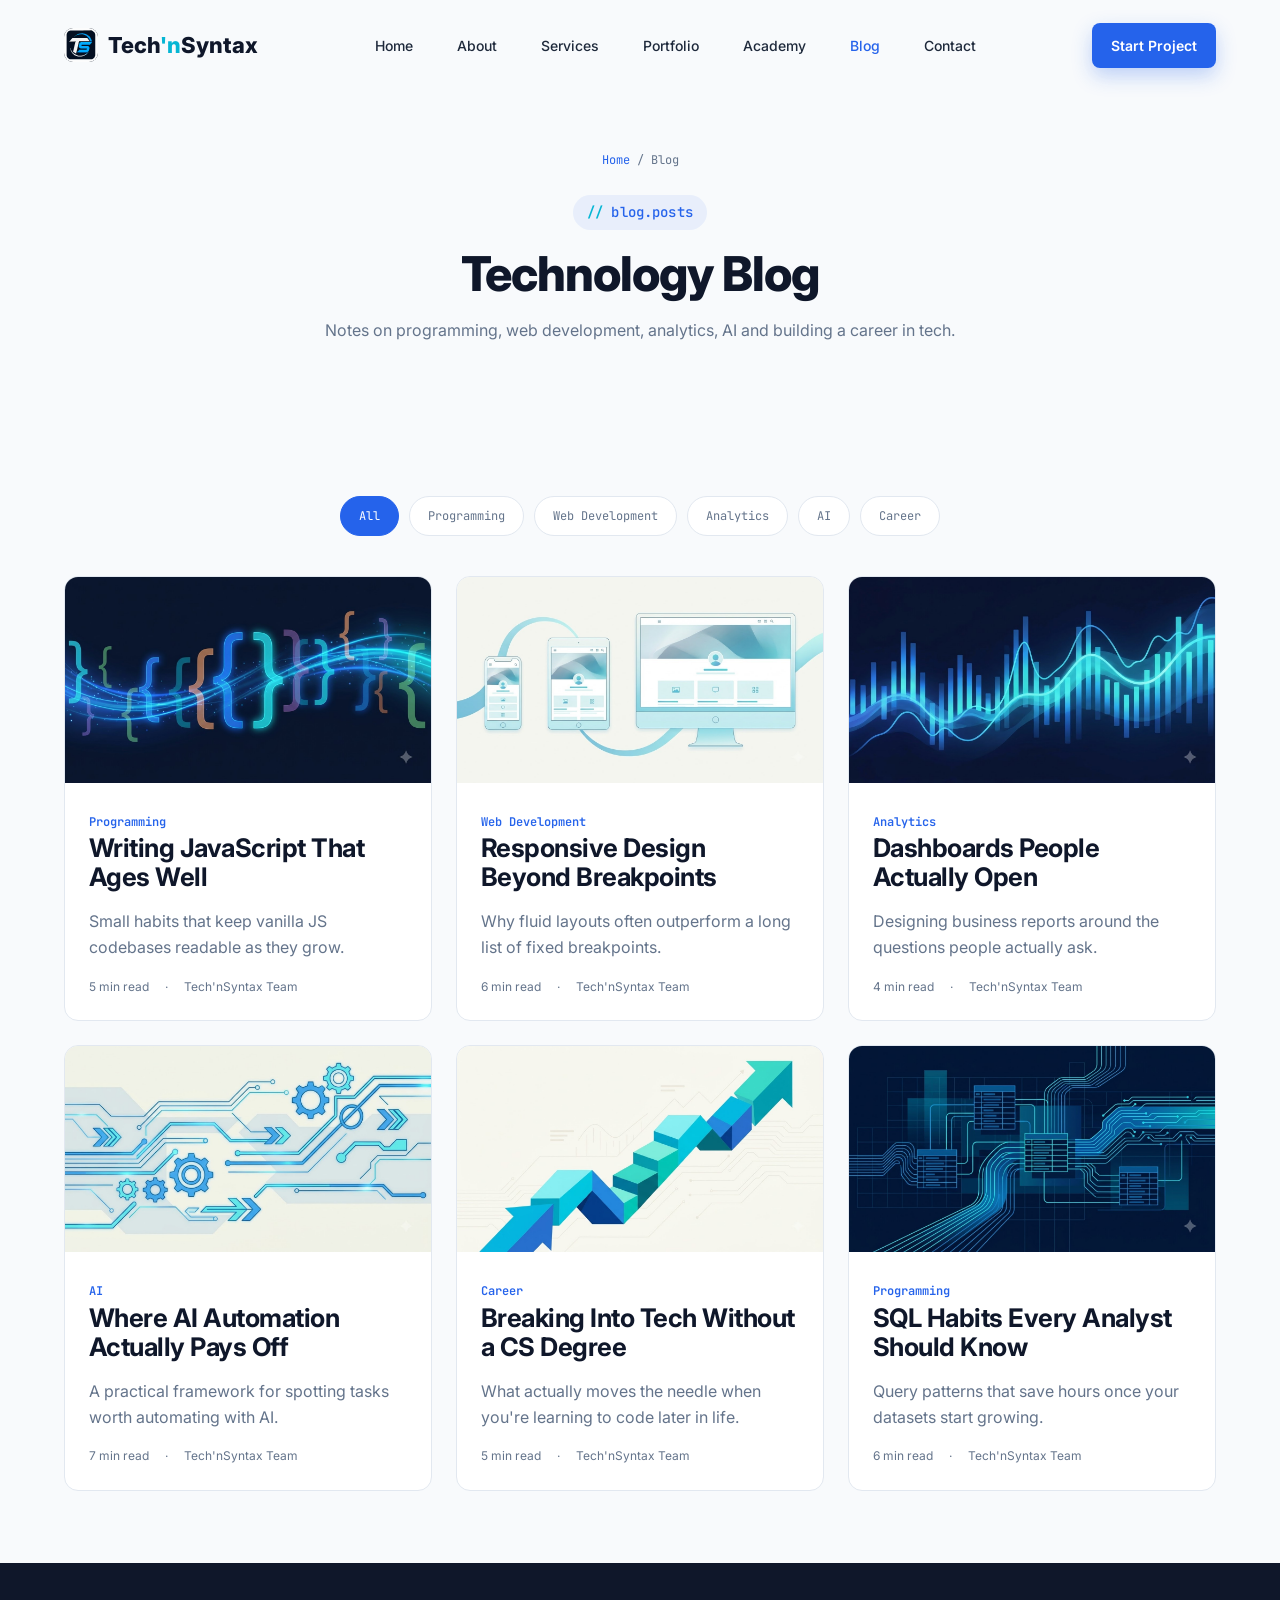
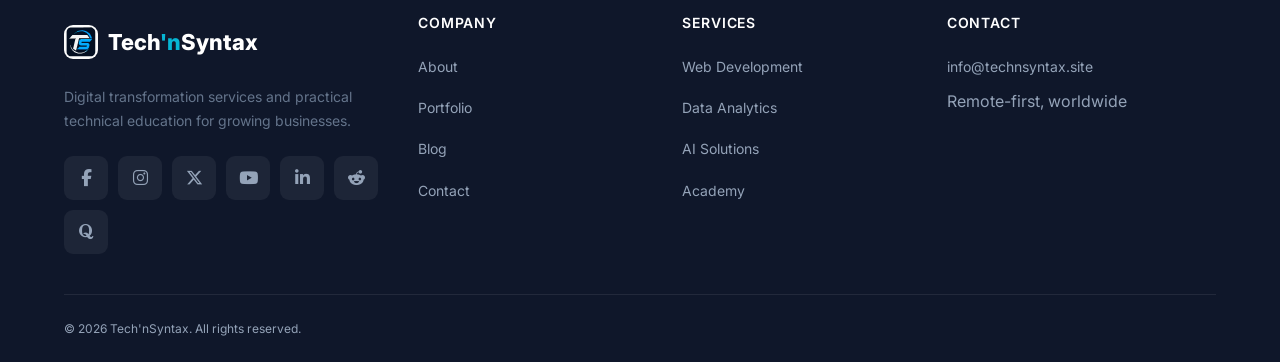
<file: blog.html>
<!DOCTYPE html>
<html lang="en">
<head>
  <meta charset="UTF-8">
  <meta name="viewport" content="width=device-width, initial-scale=1.0">
  <title>Blog — Tech'nSyntax</title>
  <meta name="description" content="Technology insights from Tech'nSyntax on programming, web development, data analytics, AI and career growth.">
  <meta name="robots" content="index, follow">
  <link rel="canonical" href="https://www.technsyntax.site/blog.html">
  <meta name="theme-color" content="#2563EB">

  <!-- Open Graph -->
  <meta property="og:type" content="website">
  <meta property="og:site_name" content="Tech'nSyntax">
  <meta property="og:locale" content="en_US">
  <meta property="og:title" content="Blog — Tech'nSyntax">
  <meta property="og:description" content="Notes on programming, web development, analytics, AI and building a career in tech.">
  <meta property="og:url" content="https://www.technsyntax.site/blog.html">
  <meta property="og:image" content="https://www.technsyntax.site/images/og/og-image.webp">
  <meta property="og:image:width" content="1200">
  <meta property="og:image:height" content="630">
  <meta property="og:image:alt" content="Tech'nSyntax Blog">

  <!-- Twitter Card -->
  <meta name="twitter:card" content="summary_large_image">
  <meta name="twitter:title" content="Blog — Tech'nSyntax">
  <meta name="twitter:description" content="Notes on programming, web development, analytics, AI and building a career in tech.">
  <meta name="twitter:image" content="https://www.technsyntax.site/images/og/og-image.webp">
  <meta name="twitter:image:alt" content="Tech'nSyntax Blog">

  <link rel="icon" type="image/svg+xml" href="icons/favicon.svg">
  <link rel="preconnect" href="https://fonts.googleapis.com">
  <link rel="preconnect" href="https://fonts.gstatic.com" crossorigin>
  <link href="https://fonts.googleapis.com/css2?family=Inter:wght@300;400;500;600;700;800&family=JetBrains+Mono:wght@500;600;700&display=swap" rel="stylesheet">
  <link rel="stylesheet" href="css/main.css">
  <link rel="stylesheet" href="css/responsive.css">
  <link rel="stylesheet" href="css/animations.css">
  <link rel="stylesheet" href="https://cdnjs.cloudflare.com/ajax/libs/font-awesome/6.5.1/css/all.min.css" crossorigin="anonymous" referrerpolicy="no-referrer">

  <!-- Structured data: Blog + posts. No dates or author bylines are
       invented — Google's structured-data guidelines discourage
       placeholder values, so these fields are added once real posts
       have known publish dates. -->
  <script type="application/ld+json">
  {
    "@context": "https://schema.org",
    "@graph": [
      {
        "@type": "Organization",
        "@id": "https://www.technsyntax.site/#organization",
        "name": "Tech'nSyntax",
        "url": "https://www.technsyntax.site/",
        "logo": "https://www.technsyntax.site/icons/favicon.svg",
        "sameAs": [
          "https://www.facebook.com/TheTechnSyntax",
          "https://www.instagram.com/TheTechnSyntax",
          "https://www.x.com/TheTechnSyntax",
          "https://www.youtube.com/@TheTechnSyntax",
          "https://www.linkedin.com/company/TechnSyntax",
          "https://www.reddit.com/r/TheTechnSyntax",
          "https://TheTechnSyntax.quora.com"
        ]
      },
      {
        "@type": "Blog",
        "@id": "https://www.technsyntax.site/blog.html#blog",
        "name": "Tech'nSyntax Technology Blog",
        "url": "https://www.technsyntax.site/blog.html",
        "publisher": { "@id": "https://www.technsyntax.site/#organization" },
        "blogPost": [
          { "@type": "BlogPosting", "headline": "Writing JavaScript That Ages Well", "description": "Small habits that keep vanilla JS codebases readable as they grow.", "author": { "@id": "https://www.technsyntax.site/#organization" } },
          { "@type": "BlogPosting", "headline": "Responsive Design Beyond Breakpoints", "description": "Why fluid layouts often outperform a long list of fixed breakpoints.", "author": { "@id": "https://www.technsyntax.site/#organization" } },
          { "@type": "BlogPosting", "headline": "Dashboards People Actually Open", "description": "Designing business reports around the questions people actually ask.", "author": { "@id": "https://www.technsyntax.site/#organization" } },
          { "@type": "BlogPosting", "headline": "Where AI Automation Actually Pays Off", "description": "A practical framework for spotting tasks worth automating with AI.", "author": { "@id": "https://www.technsyntax.site/#organization" } },
          { "@type": "BlogPosting", "headline": "Breaking Into Tech Without a CS Degree", "description": "What actually moves the needle when you're learning to code later in life.", "author": { "@id": "https://www.technsyntax.site/#organization" } },
          { "@type": "BlogPosting", "headline": "SQL Habits Every Analyst Should Know", "description": "Query patterns that save hours once your datasets start growing.", "author": { "@id": "https://www.technsyntax.site/#organization" } }
        ]
      }
    ]
  }
  </script>
  <style>
    .blog-filters { display: flex; gap: 10px; flex-wrap: wrap; justify-content: center; margin-bottom: var(--space-lg); }
    .filter-btn {
      font-family: var(--font-mono);
      font-size: var(--fs-xs);
      padding: 10px 18px;
      min-height: 40px;
      display: inline-flex;
      align-items: center;
      border-radius: 100px;
      border: 1px solid var(--color-border);
      background: var(--color-surface);
      color: var(--color-text-muted);
      transition: all var(--duration) var(--ease);
    }
    .filter-btn:hover { border-color: var(--color-primary); color: var(--color-primary); }
    .filter-btn.is-active { background: var(--color-primary); color: #fff; border-color: var(--color-primary); }
  </style>
</head>
<body>
  <a class="skip-link" href="#main">Skip to content</a>

  <header class="header">
    <nav class="nav container" aria-label="Primary navigation">
      <a href="index.html" class="logo">
        <img src="icons/favicon.svg" alt="" class="logo-mark" width="34" height="34">
        <span class="logo-text">Tech<span class="logo-dot">'n</span>Syntax</span>
      </a>
      <button class="hamburger" aria-label="Toggle menu" aria-expanded="false">
        <span></span><span></span><span></span>
      </button>
      <ul class="nav-links">
        <li><a href="index.html">Home</a></li>
        <li><a href="about.html">About</a></li>
        <li><a href="services.html">Services</a></li>
        <li><a href="portfolio.html">Portfolio</a></li>
        <li><a href="academy.html">Academy</a></li>
        <li><a href="blog.html" class="is-active">Blog</a></li>
        <li><a href="contact.html">Contact</a></li>
        <li class="nav-cta-mobile"><a href="contact.html" class="btn btn--primary btn--full">Start Project</a></li>
      </ul>
      <div class="nav-cta">
        <a href="contact.html" class="btn btn--primary btn--sm">Start Project</a>
      </div>
    </nav>
    <div class="nav-overlay"></div>
  </header>

  <main id="main">

    <section class="page-header container">
      <p class="breadcrumb"><a href="index.html">Home</a> / Blog</p>
      <span class="eyebrow">blog.posts</span>
      <h1>Technology Blog</h1>
      <p class="section-head" style="margin-top:var(--space-sm);">Notes on programming, web development, analytics, AI and building a career in tech.</p>
    </section>

    <section class="section">
      <div class="container">
        <nav class="blog-filters" aria-label="Blog categories">
          <button class="filter-btn is-active">All</button>
          <button class="filter-btn">Programming</button>
          <button class="filter-btn">Web Development</button>
          <button class="filter-btn">Analytics</button>
          <button class="filter-btn">AI</button>
          <button class="filter-btn">Career</button>
        </nav>

        <div class="grid grid--3">
          <article class="card blog-card reveal">
            <div class="blog-media"><img src="images/blog/blog-1.webp" alt="Programming blog post placeholder"></div>
            <div class="blog-body">
              <span class="blog-cat">Programming</span>
              <h3>Writing JavaScript That Ages Well</h3>
              <p>Small habits that keep vanilla JS codebases readable as they grow.</p>
              <div class="blog-meta"><span>5 min read</span><span>·</span><span>Tech'nSyntax Team</span></div>
            </div>
          </article>

          <article class="card blog-card reveal">
            <div class="blog-media"><img src="images/blog/blog-2.webp" alt="Web development blog post placeholder"></div>
            <div class="blog-body">
              <span class="blog-cat">Web Development</span>
              <h3>Responsive Design Beyond Breakpoints</h3>
              <p>Why fluid layouts often outperform a long list of fixed breakpoints.</p>
              <div class="blog-meta"><span>6 min read</span><span>·</span><span>Tech'nSyntax Team</span></div>
            </div>
          </article>

          <article class="card blog-card reveal">
            <div class="blog-media"><img src="images/blog/blog-3.webp" alt="Analytics blog post placeholder"></div>
            <div class="blog-body">
              <span class="blog-cat">Analytics</span>
              <h3>Dashboards People Actually Open</h3>
              <p>Designing business reports around the questions people actually ask.</p>
              <div class="blog-meta"><span>4 min read</span><span>·</span><span>Tech'nSyntax Team</span></div>
            </div>
          </article>

          <article class="card blog-card reveal">
            <div class="blog-media"><img src="images/blog/blog-4.webp" alt="AI blog post placeholder"></div>
            <div class="blog-body">
              <span class="blog-cat">AI</span>
              <h3>Where AI Automation Actually Pays Off</h3>
              <p>A practical framework for spotting tasks worth automating with AI.</p>
              <div class="blog-meta"><span>7 min read</span><span>·</span><span>Tech'nSyntax Team</span></div>
            </div>
          </article>

          <article class="card blog-card reveal">
            <div class="blog-media"><img src="images/blog/blog-5.webp" alt="Career blog post placeholder"></div>
            <div class="blog-body">
              <span class="blog-cat">Career</span>
              <h3>Breaking Into Tech Without a CS Degree</h3>
              <p>What actually moves the needle when you're learning to code later in life.</p>
              <div class="blog-meta"><span>5 min read</span><span>·</span><span>Tech'nSyntax Team</span></div>
            </div>
          </article>

          <article class="card blog-card reveal">
            <div class="blog-media"><img src="images/blog/blog-6.webp" alt="Programming blog post placeholder"></div>
            <div class="blog-body">
              <span class="blog-cat">Programming</span>
              <h3>SQL Habits Every Analyst Should Know</h3>
              <p>Query patterns that save hours once your datasets start growing.</p>
              <div class="blog-meta"><span>6 min read</span><span>·</span><span>Tech'nSyntax Team</span></div>
            </div>
          </article>
        </div>
      </div>
    </section>

  </main>

  <footer class="footer">
    <div class="container">
      <div class="footer-grid">
        <div class="footer-col">
          <a href="index.html" class="logo">
            <img src="icons/favicon.svg" alt="" class="logo-mark" width="34" height="34">
            <span class="logo-text">Tech<span class="logo-dot">'n</span>Syntax</span>
          </a>
          <p class="footer-desc">Digital transformation services and practical technical education for growing businesses.</p>
          <div class="footer-social">
            <a href="https://www.facebook.com/TheTechnSyntax" aria-label="Facebook" target="_blank" rel="noopener"><i class="fa-brands fa-facebook-f" aria-hidden="true"></i></a>
            <a href="https://www.instagram.com/TheTechnSyntax" aria-label="Instagram" target="_blank" rel="noopener"><i class="fa-brands fa-instagram" aria-hidden="true"></i></a>
            <a href="https://www.x.com/TheTechnSyntax" aria-label="Twitter / X" target="_blank" rel="noopener"><i class="fa-brands fa-x-twitter" aria-hidden="true"></i></a>
            <a href="https://www.youtube.com/@TheTechnSyntax" aria-label="YouTube" target="_blank" rel="noopener"><i class="fa-brands fa-youtube" aria-hidden="true"></i></a>
            <a href="https://www.linkedin.com/company/TechnSyntax" aria-label="LinkedIn" target="_blank" rel="noopener"><i class="fa-brands fa-linkedin-in" aria-hidden="true"></i></a>
            <a href="https://www.reddit.com/r/TheTechnSyntax" aria-label="Reddit" target="_blank" rel="noopener"><i class="fa-brands fa-reddit-alien" aria-hidden="true"></i></a>
            <a href="https://TheTechnSyntax.quora.com" aria-label="Quora" target="_blank" rel="noopener"><i class="fa-brands fa-quora" aria-hidden="true"></i></a>
          </div>
        </div>
        <div class="footer-col">
          <h4>Company</h4>
          <ul>
            <li><a href="about.html">About</a></li>
            <li><a href="portfolio.html">Portfolio</a></li>
            <li><a href="blog.html">Blog</a></li>
            <li><a href="contact.html">Contact</a></li>
          </ul>
        </div>
        <div class="footer-col">
          <h4>Services</h4>
          <ul>
            <li><a href="services.html#web-development">Web Development</a></li>
            <li><a href="services.html#data-analytics">Data Analytics</a></li>
            <li><a href="services.html#ai-solutions">AI Solutions</a></li>
            <li><a href="academy.html">Academy</a></li>
          </ul>
        </div>
        <div class="footer-col">
          <h4>Contact</h4>
          <ul>
            <li><a href="mailto:info@technsyntax.site">info@technsyntax.site</a></li>
            <li><span>Remote-first, worldwide</span></li>
          </ul>
        </div>
      </div>
      <div class="footer-bottom">
        <span>© <span class="js-year">2026</span> Tech'nSyntax. All rights reserved.</span>
      </div>
    </div>
  </footer>

  <button class="scroll-top" aria-label="Scroll to top">↑</button>

  <script src="js/main.js"></script>
  <script>
    // Simple client-side category filter (no backend)
    document.addEventListener('DOMContentLoaded', function () {
      var buttons = document.querySelectorAll('.filter-btn');
      var cards = document.querySelectorAll('.blog-card');
      buttons.forEach(function (btn) {
        btn.addEventListener('click', function () {
          buttons.forEach(function (b) { b.classList.remove('is-active'); });
          btn.classList.add('is-active');
          var category = btn.textContent.trim();
          cards.forEach(function (card) {
            var cat = card.querySelector('.blog-cat').textContent.trim();
            var show = category === 'All' || category === cat;
            card.style.display = show ? '' : 'none';
          });
        });
      });
    });
  </script>
</body>
</html>
</file>
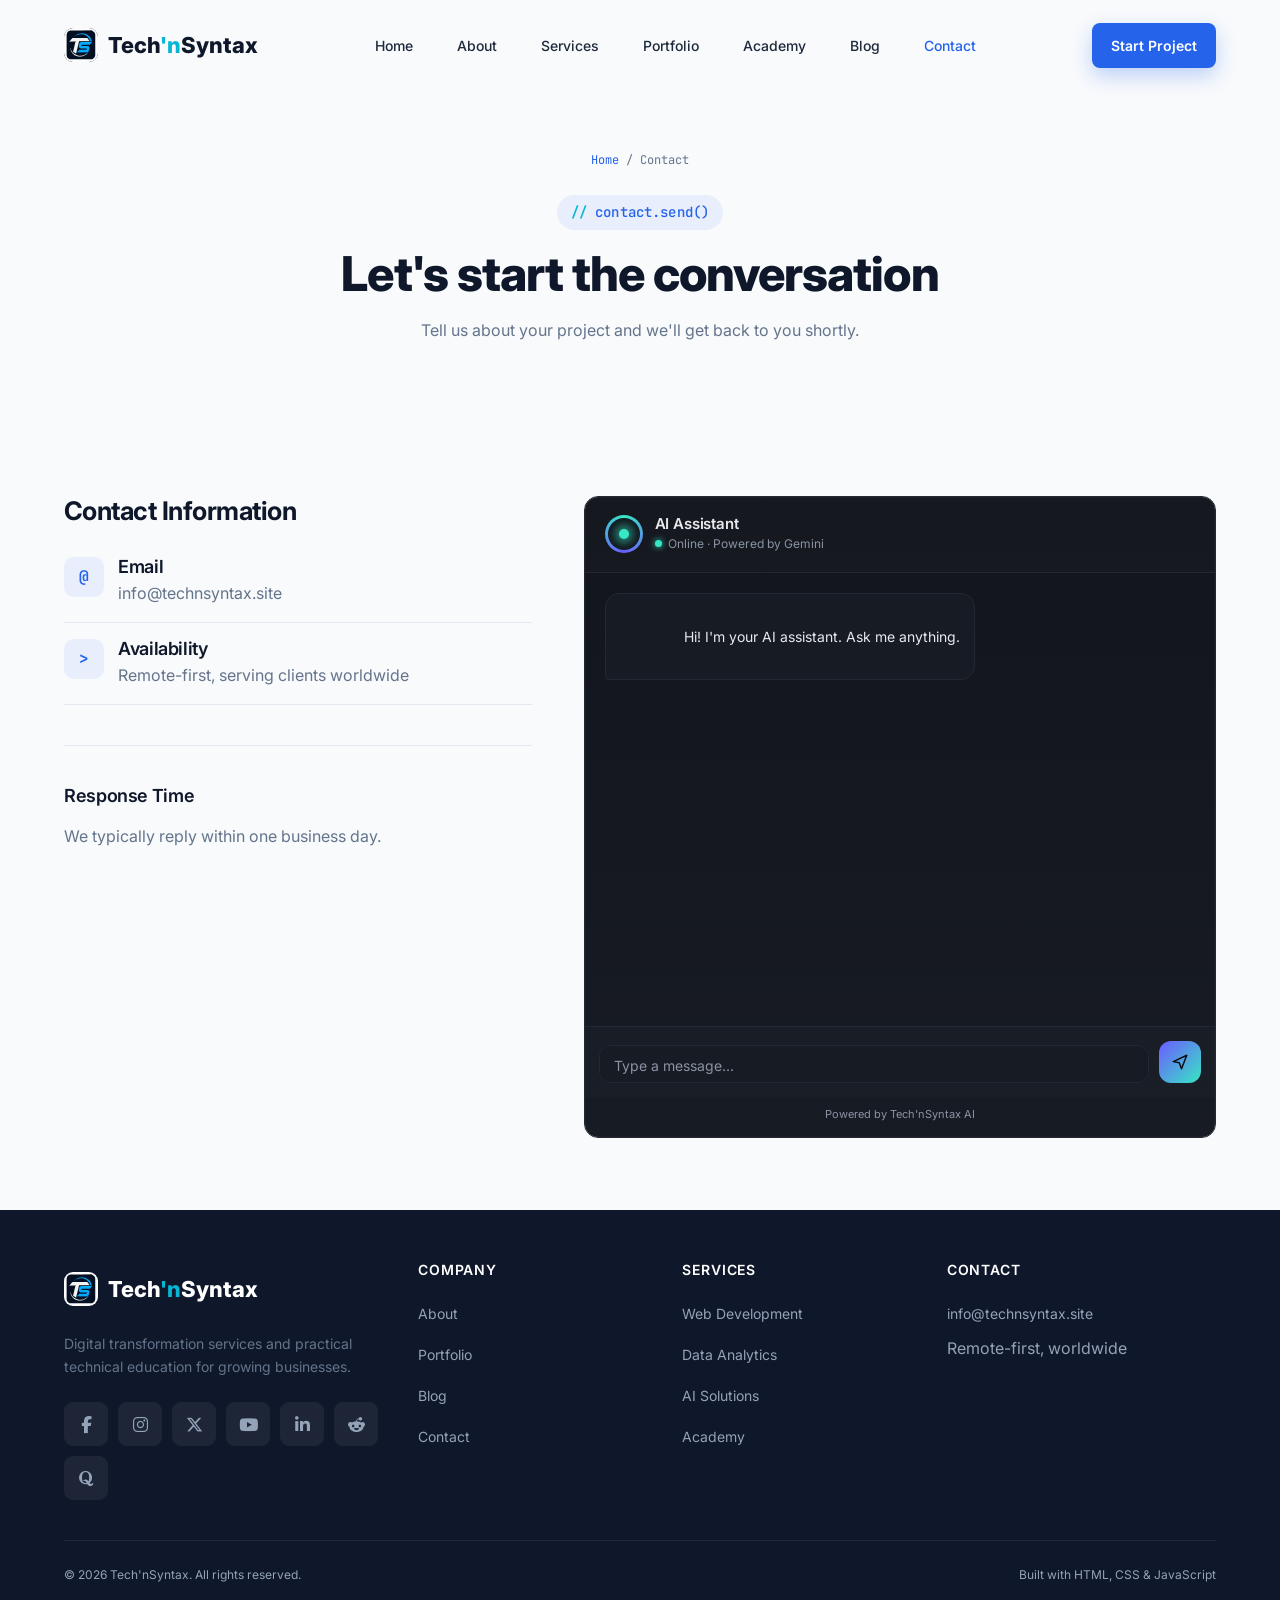
<file: contact.html>
<!DOCTYPE html>
<html lang="en">
<head>
  <meta charset="UTF-8">
  <meta name="viewport" content="width=device-width, initial-scale=1.0">

  <title>Contact — Tech'nSyntax</title>

  <meta name="description" content="Get in touch with Tech'nSyntax to start a web, analytics, AI, digital services, training or design project.">
  <meta name="robots" content="index, follow">
  <link rel="canonical" href="https://www.technsyntax.site/contact.html">
  <meta name="theme-color" content="#2563EB">

  <!-- Open Graph -->
  <meta property="og:type" content="website">
  <meta property="og:site_name" content="Tech'nSyntax">
  <meta property="og:locale" content="en_US">
  <meta property="og:title" content="Contact — Tech'nSyntax">
  <meta property="og:description" content="Get in touch to start a web, analytics, AI, digital services, training or design project.">
  <meta property="og:url" content="https://www.technsyntax.site/contact.html">
  <meta property="og:image" content="https://www.technsyntax.site/images/og/og-image.webp">
  <meta property="og:image:width" content="1200">
  <meta property="og:image:height" content="630">
  <meta property="og:image:alt" content="Contact Tech'nSyntax">

  <!-- Twitter Card -->
  <meta name="twitter:card" content="summary_large_image">
  <meta name="twitter:title" content="Contact — Tech'nSyntax">
  <meta name="twitter:description" content="Get in touch to start a web, analytics, AI, digital services, training or design project.">
  <meta name="twitter:image" content="https://www.technsyntax.site/images/og/og-image.webp">
  <meta name="twitter:image:alt" content="Contact Tech'nSyntax">

  <link rel="icon" type="image/svg+xml" href="icons/favicon.svg">

  <link rel="preconnect" href="https://fonts.googleapis.com">
  <link rel="preconnect" href="https://fonts.gstatic.com" crossorigin>

  <link href="https://fonts.googleapis.com/css2?family=Inter:wght@300;400;500;600;700;800&family=JetBrains+Mono:wght@500;600;700&display=swap" rel="stylesheet">

  <link rel="stylesheet" href="css/main.css">
  <link rel="stylesheet" href="css/responsive.css">
  <link rel="stylesheet" href="css/animations.css">

  <link
    rel="stylesheet"
    href="https://cdnjs.cloudflare.com/ajax/libs/font-awesome/6.5.1/css/all.min.css"
    crossorigin="anonymous"
    referrerpolicy="no-referrer"
  >

  <!-- Structured data: Organization contact point + ContactPage -->
  <script type="application/ld+json">
  {
    "@context": "https://schema.org",
    "@graph": [
      {
        "@type": "Organization",
        "@id": "https://www.technsyntax.site/#organization",
        "name": "Tech'nSyntax",
        "url": "https://www.technsyntax.site/",
        "logo": "https://www.technsyntax.site/icons/favicon.svg",
        "sameAs": [
          "https://www.facebook.com/TheTechnSyntax",
          "https://www.instagram.com/TheTechnSyntax",
          "https://www.x.com/TheTechnSyntax",
          "https://www.youtube.com/@TheTechnSyntax",
          "https://www.linkedin.com/company/TheTechnSyntax",
          "https://www.reddit.com/user/TheTechnSyntax",
          "https://www.quora.com/profile/TheTechnSyntax"
        ],
        "contactPoint": [
          {
            "@type": "ContactPoint",
            "contactType": "customer support",
            "email": "info@technsyntax.site",
            "areaServed": "Worldwide",
            "availableLanguage": "English"
          }
        ]
      },
      {
        "@type": "ContactPage",
        "@id": "https://www.technsyntax.site/contact.html#webpage",
        "url": "https://www.technsyntax.site/contact.html",
        "name": "Contact — Tech'nSyntax",
        "isPartOf": {
          "@id": "https://www.technsyntax.site/#website"
        },
        "about": {
          "@id": "https://www.technsyntax.site/#organization"
        }
      }
    ]
  }
  </script>

  <style>
    /* Existing contact page layout — unchanged */
    .contact-grid {
      display: grid;
      grid-template-columns: 1fr;
      gap: var(--space-xl);
      align-items: start;
    }

    .form-row {
      display: grid;
      grid-template-columns: 1fr;
      gap: var(--space-md);
    }

    @media (min-width: 540px) {
      .form-row {
        grid-template-columns: 1fr 1fr;
      }
    }

    @media (min-width: 900px) {
      .contact-grid {
        grid-template-columns: 0.85fr 1.15fr;
      }
    }


    /* =========================================================
       Tech'nSyntax AI Chatbot
       Inline chat section — replaces the contact form.
       Completely scoped under .tns-chatbot
       ========================================================= */

    .tns-chatbot {
      --tns-bg: #0b0d12;
      --tns-panel: #12151c;
      --tns-panel-2: #171b24;
      --tns-border: #232833;
      --tns-text: #e7e9ee;
      --tns-muted: #8a93a3;
      --tns-accent: #6d5bff;
      --tns-accent-2: #37e6c4;
      --tns-accent-glow: rgba(109, 91, 255, 0.35);
      --tns-danger: #ff5c6c;
      --tns-radius: 16px;

      font-family:
        'Inter',
        -apple-system,
        BlinkMacSystemFont,
        'Segoe UI',
        sans-serif;
    }

    .tns-chatbot *,
    .tns-chatbot *::before,
    .tns-chatbot *::after {
      box-sizing: border-box;
    }

    /* Let the dark chat panel fill the surrounding .card edge-to-edge
       instead of sitting inside its light padding/border. */
    .card.tns-chatbot {
      padding: 0;
      border-color: var(--tns-border);
      overflow: hidden;
    }

    .card.tns-chatbot .tns-chatbot__shell {
      border: none;
      border-radius: 0;
    }


    /* Chat shell — now the inline card content itself */

    .tns-chatbot__shell {
      width: 100%;
      height: min(640px, 78vh);

      background:
        linear-gradient(
          180deg,
          var(--tns-panel),
          var(--tns-panel-2)
        );

      border: 1px solid var(--tns-border);
      border-radius: var(--tns-radius);

      display: flex;
      flex-direction: column;

      overflow: hidden;

      box-shadow:
        0 30px 80px -30px rgba(0, 0, 0, 0.65),
        0 0 0 1px rgba(255, 255, 255, 0.02) inset;
    }


    /* Header */

    .tns-chatbot__header {
      display: flex;
      align-items: center;
      gap: 12px;

      padding: 18px 20px;

      border-bottom: 1px solid var(--tns-border);

      background: rgba(255, 255, 255, 0.01);
    }


    /* Avatar */

    .tns-chatbot__avatar {
      width: 38px;
      height: 38px;

      border-radius: 50%;

      background:
        conic-gradient(
          from 180deg,
          var(--tns-accent),
          var(--tns-accent-2),
          var(--tns-accent)
        );

      position: relative;
      flex-shrink: 0;
    }

    .tns-chatbot__avatar::after {
      content: "";

      position: absolute;

      inset: 3px;

      border-radius: 50%;

      background: var(--tns-panel);
    }

    .tns-chatbot__avatar::before {
      content: "";

      position: absolute;

      inset: 0;
      margin: auto;

      width: 10px;
      height: 10px;

      border-radius: 50%;

      background: var(--tns-accent-2);

      box-shadow:
        0 0 12px 2px var(--tns-accent-2);

      z-index: 1;
    }


    /* Header text */

    .tns-chatbot__header-text {
      min-width: 0;
      flex: 1;
    }

    .tns-chatbot__header-text h2 {
      font-size: 15px;
      font-weight: 600;

      margin: 0;

      letter-spacing: -0.01em;

      color: var(--tns-text);
    }

    .tns-chatbot__header-text p {
      margin: 2px 0 0;

      font-size: 12px;

      color: var(--tns-muted);

      display: flex;
      align-items: center;
      gap: 6px;
    }

    .tns-chatbot__status-dot {
      width: 7px;
      height: 7px;

      border-radius: 50%;

      background: var(--tns-accent-2);

      box-shadow:
        0 0 6px var(--tns-accent-2);
    }


    /* Messages */

    .tns-chatbot__messages {
      flex: 1;

      overflow-y: auto;

      padding: 20px;

      display: flex;
      flex-direction: column;

      gap: 14px;

      scroll-behavior: smooth;
    }

    .tns-chatbot__messages::-webkit-scrollbar {
      width: 6px;
    }

    .tns-chatbot__messages::-webkit-scrollbar-thumb {
      background: var(--tns-border);
      border-radius: 10px;
    }


    /* Messages */

    .tns-chatbot__msg {
      max-width: 82%;

      padding: 11px 14px;

      border-radius: 14px;

      font-size: 14px;
      line-height: 1.5;

      white-space: pre-wrap;
      word-wrap: break-word;

      animation: tnsChatRise 0.25s ease;
    }

    @keyframes tnsChatRise {
      from {
        opacity: 0;
        transform: translateY(6px);
      }

      to {
        opacity: 1;
        transform: translateY(0);
      }
    }

    .tns-chatbot__msg.bot {
      align-self: flex-start;

      background: var(--tns-panel-2);

      border: 1px solid var(--tns-border);

      border-bottom-left-radius: 4px;

      color: var(--tns-text);
    }

    .tns-chatbot__msg.user {
      align-self: flex-end;

      background:
        linear-gradient(
          135deg,
          var(--tns-accent),
          #4a3ce0
        );

      color: #fff;

      border-bottom-right-radius: 4px;
    }

    .tns-chatbot__msg.error {
      align-self: flex-start;

      background:
        rgba(255, 92, 108, 0.1);

      border:
        1px solid rgba(255, 92, 108, 0.35);

      color: #ffb3ba;
    }


    /* Typing */

    .tns-chatbot__typing {
      align-self: flex-start;

      display: flex;

      gap: 4px;

      padding: 12px 14px;

      background: var(--tns-panel-2);

      border: 1px solid var(--tns-border);

      border-radius: 14px;

      border-bottom-left-radius: 4px;
    }

    .tns-chatbot__typing span {
      width: 6px;
      height: 6px;

      border-radius: 50%;

      background: var(--tns-muted);

      animation:
        tnsChatBounce 1.2s infinite ease-in-out;
    }

    .tns-chatbot__typing span:nth-child(2) {
      animation-delay: 0.15s;
    }

    .tns-chatbot__typing span:nth-child(3) {
      animation-delay: 0.3s;
    }

    @keyframes tnsChatBounce {
      0%,
      60%,
      100% {
        transform: translateY(0);
        opacity: 0.5;
      }

      30% {
        transform: translateY(-5px);
        opacity: 1;
      }
    }


    /* Composer */

    .tns-chatbot__composer {
      display: flex;
      align-items: flex-end;

      gap: 10px;

      padding: 14px;

      border-top: 1px solid var(--tns-border);

      background: rgba(255, 255, 255, 0.01);
    }

    .tns-chatbot__input {
      flex: 1;

      resize: none;

      max-height: 120px;

      background: var(--tns-panel-2);

      border: 1px solid var(--tns-border);

      color: var(--tns-text);

      font-family: inherit;

      font-size: 14px;

      padding: 11px 14px;

      border-radius: 12px;

      outline: none;

      transition:
        border-color 0.15s ease,
        box-shadow 0.15s ease;
    }

    .tns-chatbot__input::placeholder {
      color: var(--tns-muted);
    }

    .tns-chatbot__input:focus {
      border-color: var(--tns-accent);

      box-shadow:
        0 0 0 3px var(--tns-accent-glow);
    }


    /* Send */

    .tns-chatbot__send {
      width: 42px;
      height: 42px;

      border-radius: 12px;

      border: none;

      background:
        linear-gradient(
          135deg,
          var(--tns-accent),
          var(--tns-accent-2)
        );

      color: #0b0d12;

      display: flex;
      align-items: center;
      justify-content: center;

      cursor: pointer;

      flex-shrink: 0;

      transition:
        transform 0.12s ease,
        opacity 0.12s ease;
    }

    .tns-chatbot__send:hover {
      transform: translateY(-1px);
    }

    .tns-chatbot__send:active {
      transform: translateY(0);
    }

    .tns-chatbot__send:disabled {
      opacity: 0.5;
      cursor: not-allowed;
      transform: none;
    }


    /* Footnote */

    .tns-chatbot__footnote {
      text-align: center;

      font-size: 11px;

      color: var(--tns-muted);

      padding: 8px 0 14px;
    }


    /* Mobile */

    @media (max-width: 540px) {

      .tns-chatbot__shell {
        height: min(560px, 70vh);
      }

    }
  </style>
</head>

<body>

  <a class="skip-link" href="#main">Skip to content</a>

  <header class="header">
    <nav class="nav container" aria-label="Primary navigation">

      <a href="index.html" class="logo">
        <img
          src="icons/favicon.svg"
          alt=""
          class="logo-mark"
          width="34"
          height="34"
        >

        <span class="logo-text">
          Tech<span class="logo-dot">'n</span>Syntax
        </span>
      </a>

      <button
        class="hamburger"
        aria-label="Toggle menu"
        aria-expanded="false"
      >
        <span></span>
        <span></span>
        <span></span>
      </button>

      <ul class="nav-links">

        <li>
          <a href="index.html">Home</a>
        </li>

        <li>
          <a href="about.html">About</a>
        </li>

        <li>
          <a href="services.html">Services</a>
        </li>

        <li>
          <a href="portfolio.html">Portfolio</a>
        </li>

        <li>
          <a href="academy.html">Academy</a>
        </li>

        <li>
          <a href="blog.html">Blog</a>
        </li>

        <li>
          <a href="contact.html" class="is-active">
            Contact
          </a>
        </li>

        <li class="nav-cta-mobile">
          <a
            href="contact.html"
            class="btn btn--primary btn--full"
          >
            Start Project
          </a>
        </li>

      </ul>

      <div class="nav-cta">
        <a
          href="contact.html"
          class="btn btn--primary btn--sm"
        >
          Start Project
        </a>
      </div>

    </nav>

    <div class="nav-overlay"></div>
  </header>


  <main id="main">

    <section class="page-header container">

      <p class="breadcrumb">
        <a href="index.html">Home</a> / Contact
      </p>

      <span class="eyebrow">
        contact.send()
      </span>

      <h1>
        Let's start the conversation
      </h1>

      <p
        class="section-head"
        style="margin-top:var(--space-sm);"
      >
        Tell us about your project and we'll get back to you shortly.
      </p>

    </section>


    <section class="section">

      <div class="container contact-grid">

        <!-- Contact info -->

        <div class="reveal">

          <h3>
            Contact Information
          </h3>

          <div class="contact-info-item">

            <span class="contact-info-icon">
              @
            </span>

            <div>

              <h4 style="margin-bottom:2px;">
                Email
              </h4>

              <p class="mb-0">
                <a href="mailto:info@technsyntax.site">
                  info@technsyntax.site
                </a>
              </p>

            </div>

          </div>


          <div class="contact-info-item">

            <span class="contact-info-icon">
              &gt;
            </span>

            <div>

              <h4 style="margin-bottom:2px;">
                Availability
              </h4>

              <p class="mb-0">
                Remote-first, serving clients worldwide
              </p>

            </div>

          </div>


          <hr class="divider">


          <h4>
            Response Time
          </h4>

          <p>
            We typically reply within one business day.
          </p>

        </div>


        <!-- AI chat assistant (replaces the contact form) -->

        <div class="card reveal tns-chatbot">

          <div
            class="tns-chatbot__shell"
            role="dialog"
            aria-label="AI Chat Assistant"
          >

            <div class="tns-chatbot__header">

              <div class="tns-chatbot__avatar"></div>

              <div class="tns-chatbot__header-text">

                <h2>
                  AI Assistant
                </h2>

                <p>
                  <span class="tns-chatbot__status-dot"></span>
                  Online · Powered by Gemini
                </p>

              </div>

            </div>


            <div
              class="tns-chatbot__messages"
              id="tnsChatMessages"
              aria-live="polite"
            >

              <div class="tns-chatbot__msg bot">
                Hi! I'm your AI assistant. Ask me anything.
              </div>

            </div>


            <div class="tns-chatbot__composer">

              <textarea
                class="tns-chatbot__input"
                id="tnsChatInput"
                rows="1"
                placeholder="Type a message..."
                aria-label="Type a message..."
              ></textarea>


              <button
                class="tns-chatbot__send"
                id="tnsChatSend"
                type="button"
                aria-label="Send message"
              >

                <svg
                  width="18"
                  height="18"
                  viewBox="0 0 24 24"
                  fill="none"
                  xmlns="http://www.w3.org/2000/svg"
                  aria-hidden="true"
                >

                  <path
                    d="M3 11.5L21 3L14 21L11 13L3 11.5Z"
                    stroke="currentColor"
                    stroke-width="2"
                    stroke-linejoin="round"
                    stroke-linecap="round"
                  />

                </svg>

              </button>

            </div>


            <div class="tns-chatbot__footnote">
              Powered by Tech'nSyntax AI
            </div>

          </div>

        </div>

      </div>

    </section>

  </main>


  <footer class="footer">

    <div class="container">

      <div class="footer-grid">

        <div class="footer-col">

          <a href="index.html" class="logo">

            <img
              src="icons/favicon.svg"
              alt=""
              class="logo-mark"
              width="34"
              height="34"
            >

            <span class="logo-text">
              Tech<span class="logo-dot">'n</span>Syntax
            </span>

          </a>


          <p class="footer-desc">
            Digital transformation services and practical technical education for growing businesses.
          </p>


          <div class="footer-social">

            <a
              href="https://www.facebook.com/TheTechnSyntax"
              aria-label="Facebook"
              target="_blank"
              rel="noopener"
            >
              <i
                class="fa-brands fa-facebook-f"
                aria-hidden="true"
              ></i>
            </a>

            <a
              href="https://www.instagram.com/TheTechnSyntax"
              aria-label="Instagram"
              target="_blank"
              rel="noopener"
            >
              <i
                class="fa-brands fa-instagram"
                aria-hidden="true"
              ></i>
            </a>

            <a
              href="https://www.x.com/TheTechnSyntax"
              aria-label="Twitter / X"
              target="_blank"
              rel="noopener"
            >
              <i
                class="fa-brands fa-x-twitter"
                aria-hidden="true"
              ></i>
            </a>

            <a
              href="https://www.youtube.com/@TheTechnSyntax"
              aria-label="YouTube"
              target="_blank"
              rel="noopener"
            >
              <i
                class="fa-brands fa-youtube"
                aria-hidden="true"
              ></i>
            </a>

            <a
              href="https://www.linkedin.com/company/TechnSyntax"
              aria-label="LinkedIn"
              target="_blank"
              rel="noopener"
            >
              <i
                class="fa-brands fa-linkedin-in"
                aria-hidden="true"
              ></i>
            </a>

            <a
              href="https://www.reddit.com/r/TheTechnSyntax"
              aria-label="Reddit"
              target="_blank"
              rel="noopener"
            >
              <i
                class="fa-brands fa-reddit-alien"
                aria-hidden="true"
              ></i>
            </a>

            <a
              href="https://TheTechnSyntax.quora.com/"
              aria-label="Quora"
              target="_blank"
              rel="noopener"
            >
              <i
                class="fa-brands fa-quora"
                aria-hidden="true"
              ></i>
            </a>

          </div>

        </div>


        <div class="footer-col">

          <h4>
            Company
          </h4>

          <ul>

            <li>
              <a href="about.html">
                About
              </a>
            </li>

            <li>
              <a href="portfolio.html">
                Portfolio
              </a>
            </li>

            <li>
              <a href="blog.html">
                Blog
              </a>
            </li>

            <li>
              <a href="contact.html">
                Contact
              </a>
            </li>

          </ul>

        </div>


        <div class="footer-col">

          <h4>
            Services
          </h4>

          <ul>

            <li>
              <a href="services.html#web-development">
                Web Development
              </a>
            </li>

            <li>
              <a href="services.html#data-analytics">
                Data Analytics
              </a>
            </li>

            <li>
              <a href="services.html#ai-solutions">
                AI Solutions
              </a>
            </li>

            <li>
              <a href="academy.html">
                Academy
              </a>
            </li>

          </ul>

        </div>


        <div class="footer-col">

          <h4>
            Contact
          </h4>

          <ul>

            <li>
              <a href="mailto:info@technsyntax.site">
                info@technsyntax.site
              </a>
            </li>

            <li>
              <span>
                Remote-first, worldwide
              </span>
            </li>

          </ul>

        </div>

      </div>


      <div class="footer-bottom">

        <span>
          ©
          <span class="js-year">2026</span>
          Tech'nSyntax. All rights reserved.
        </span>

        <span>
          Built with HTML, CSS &amp; JavaScript
        </span>

      </div>

    </div>

  </footer>


  <button
    class="scroll-top"
    aria-label="Scroll to top"
  >
    ↑
  </button>


  <!-- Existing website JavaScript -->
  <script src="js/main.js"></script>

  <!-- New AI chatbot JavaScript -->
  <script src="js/ai-chat.js"></script>

</body>
</html>
</file>
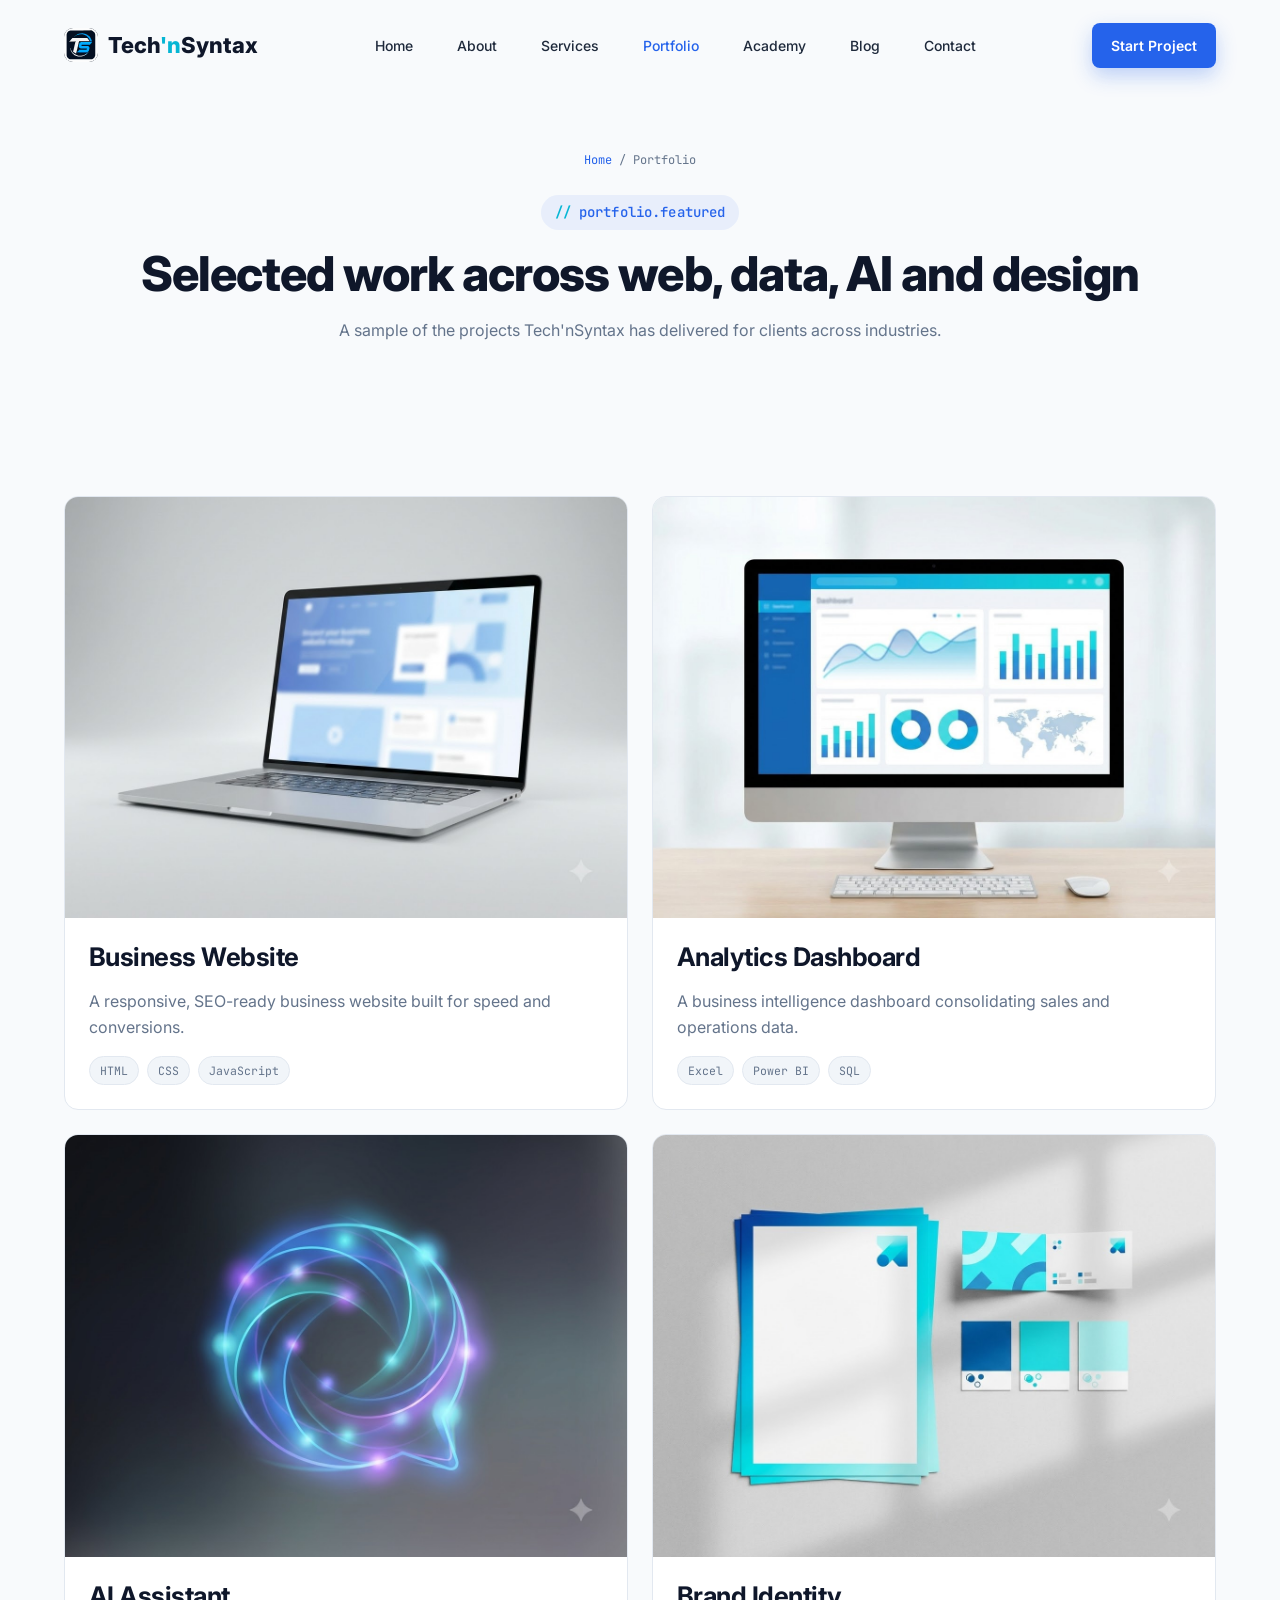
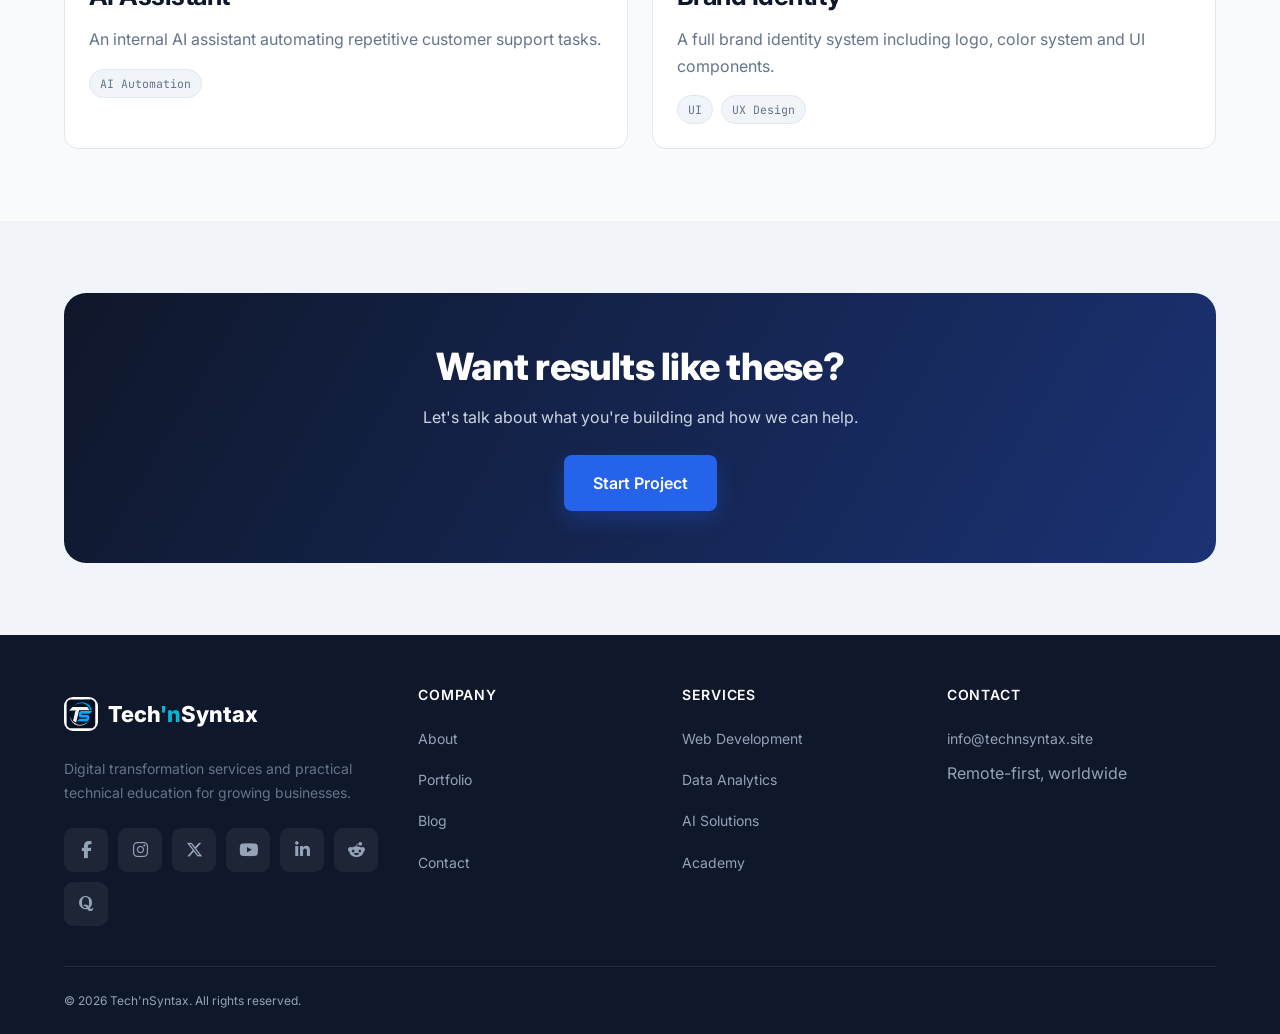
<file: portfolio.html>
<!DOCTYPE html>
<html lang="en">
<head>
  <meta charset="UTF-8">
  <meta name="viewport" content="width=device-width, initial-scale=1.0">
  <title>Portfolio — Tech'nSyntax</title>
  <meta name="description" content="Featured Tech'nSyntax projects across web development, analytics dashboards, AI assistants and brand identity design.">
  <meta name="robots" content="index, follow">
  <link rel="canonical" href="https://www.technsyntax.site/portfolio.html">
  <meta name="theme-color" content="#2563EB">

  <!-- Open Graph -->
  <meta property="og:type" content="website">
  <meta property="og:site_name" content="Tech'nSyntax">
  <meta property="og:locale" content="en_US">
  <meta property="og:title" content="Portfolio — Tech'nSyntax">
  <meta property="og:description" content="Selected work across web development, analytics dashboards, AI assistants and brand identity design.">
  <meta property="og:url" content="https://www.technsyntax.site/portfolio.html">
  <meta property="og:image" content="https://www.technsyntax.site/images/og/og-image.webp">
  <meta property="og:image:width" content="1200">
  <meta property="og:image:height" content="630">
  <meta property="og:image:alt" content="Tech'nSyntax — Portfolio">

  <!-- Twitter Card -->
  <meta name="twitter:card" content="summary_large_image">
  <meta name="twitter:title" content="Portfolio — Tech'nSyntax">
  <meta name="twitter:description" content="Selected work across web development, analytics dashboards, AI assistants and brand identity design.">
  <meta name="twitter:image" content="https://www.technsyntax.site/images/og/og-image.webp">
  <meta name="twitter:image:alt" content="Tech'nSyntax — Portfolio">

  <link rel="icon" type="image/svg+xml" href="icons/favicon.svg">
  <link rel="preconnect" href="https://fonts.googleapis.com">
  <link rel="preconnect" href="https://fonts.gstatic.com" crossorigin>
  <link href="https://fonts.googleapis.com/css2?family=Inter:wght@300;400;500;600;700;800&family=JetBrains+Mono:wght@500;600;700&display=swap" rel="stylesheet">
  <link rel="stylesheet" href="css/main.css">
  <link rel="stylesheet" href="css/responsive.css">
  <link rel="stylesheet" href="css/animations.css">
  <link rel="stylesheet" href="https://cdnjs.cloudflare.com/ajax/libs/font-awesome/6.5.1/css/all.min.css" crossorigin="anonymous" referrerpolicy="no-referrer">

  <!-- Structured data: Organization + featured work ItemList -->
  <script type="application/ld+json">
  {
    "@context": "https://schema.org",
    "@graph": [
      {
        "@type": "Organization",
        "@id": "https://www.technsyntax.site/#organization",
        "name": "Tech'nSyntax",
        "url": "https://www.technsyntax.site/",
        "logo": "https://www.technsyntax.site/icons/favicon.svg",
        "sameAs": [
          "https://www.facebook.com/TheTechnSyntax",
          "https://www.instagram.com/TheTechnSyntax",
          "https://www.x.com/TheTechnSyntax",
          "https://www.youtube.com/@TheTechnSyntax",
          "https://www.linkedin.com/company/TechnSyntax",
          "https://www.reddit.com/r/TheTechnSyntax",
          "https://TheTechnSyntax.quora.com"
        ]
      },
      {
        "@type": "ItemList",
        "@id": "https://www.technsyntax.site/portfolio.html#portfoliolist",
        "name": "Featured Projects",
        "itemListElement": [
          {
            "@type": "ListItem", "position": 1,
            "item": {
              "@type": "CreativeWork",
              "name": "Business Website",
              "description": "A responsive, SEO-ready business website built for speed and conversions.",
              "creator": { "@id": "https://www.technsyntax.site/#organization" },
              "keywords": "HTML, CSS, JavaScript"
            }
          },
          {
            "@type": "ListItem", "position": 2,
            "item": {
              "@type": "CreativeWork",
              "name": "Analytics Dashboard",
              "description": "A business intelligence dashboard consolidating sales and operations data.",
              "creator": { "@id": "https://www.technsyntax.site/#organization" },
              "keywords": "Excel, Power BI, SQL"
            }
          },
          {
            "@type": "ListItem", "position": 3,
            "item": {
              "@type": "CreativeWork",
              "name": "AI Assistant",
              "description": "An internal AI assistant automating repetitive customer support tasks.",
              "creator": { "@id": "https://www.technsyntax.site/#organization" },
              "keywords": "AI Automation"
            }
          },
          {
            "@type": "ListItem", "position": 4,
            "item": {
              "@type": "CreativeWork",
              "name": "Brand Identity",
              "description": "A full brand identity system including logo, color system and UI components.",
              "creator": { "@id": "https://www.technsyntax.site/#organization" },
              "keywords": "UI, UX Design"
            }
          }
        ]
      }
    ]
  }
  </script>
</head>
<body>
  <a class="skip-link" href="#main">Skip to content</a>

  <header class="header">
    <nav class="nav container" aria-label="Primary navigation">
      <a href="index.html" class="logo">
        <img src="icons/favicon.svg" alt="" class="logo-mark" width="34" height="34">
        <span class="logo-text">Tech<span class="logo-dot">'n</span>Syntax</span>
      </a>
      <button class="hamburger" aria-label="Toggle menu" aria-expanded="false">
        <span></span><span></span><span></span>
      </button>
      <ul class="nav-links">
        <li><a href="index.html">Home</a></li>
        <li><a href="about.html">About</a></li>
        <li><a href="services.html">Services</a></li>
        <li><a href="portfolio.html" class="is-active">Portfolio</a></li>
        <li><a href="academy.html">Academy</a></li>
        <li><a href="blog.html">Blog</a></li>
        <li><a href="contact.html">Contact</a></li>
        <li class="nav-cta-mobile"><a href="contact.html" class="btn btn--primary btn--full">Start Project</a></li>
      </ul>
      <div class="nav-cta">
        <a href="contact.html" class="btn btn--primary btn--sm">Start Project</a>
      </div>
    </nav>
    <div class="nav-overlay"></div>
  </header>

  <main id="main">

    <section class="page-header container">
      <p class="breadcrumb"><a href="index.html">Home</a> / Portfolio</p>
      <span class="eyebrow">portfolio.featured</span>
      <h1>Selected work across web, data, AI and design</h1>
      <p class="section-head" style="margin-top:var(--space-sm);">A sample of the projects Tech'nSyntax has delivered for clients across industries.</p>
    </section>

    <section class="section">
      <div class="container">
        <div class="grid grid--2">

          <article class="card portfolio-card reveal">
            <div class="portfolio-media">
              <img src="images/portfolio/portfolio-web.webp" alt="Business website project placeholder">
            </div>
            <div class="portfolio-body">
              <h3>Business Website</h3>
              <p>A responsive, SEO-ready business website built for speed and conversions.</p>
              <div class="tag-list">
                <span class="tag">HTML</span>
                <span class="tag">CSS</span>
                <span class="tag">JavaScript</span>
              </div>
            </div>
          </article>

          <article class="card portfolio-card reveal">
            <div class="portfolio-media">
              <img src="images/portfolio/portfolio-analytics.webp" alt="Analytics dashboard project placeholder">
            </div>
            <div class="portfolio-body">
              <h3>Analytics Dashboard</h3>
              <p>A business intelligence dashboard consolidating sales and operations data.</p>
              <div class="tag-list">
                <span class="tag">Excel</span>
                <span class="tag">Power BI</span>
                <span class="tag">SQL</span>
              </div>
            </div>
          </article>

          <article class="card portfolio-card reveal">
            <div class="portfolio-media">
              <img src="images/portfolio/portfolio-ai.webp" alt="AI assistant project placeholder">
            </div>
            <div class="portfolio-body">
              <h3>AI Assistant</h3>
              <p>An internal AI assistant automating repetitive customer support tasks.</p>
              <div class="tag-list">
                <span class="tag">AI Automation</span>
              </div>
            </div>
          </article>

          <article class="card portfolio-card reveal">
            <div class="portfolio-media">
              <img src="images/portfolio/portfolio-design.webp" alt="Brand identity project placeholder">
            </div>
            <div class="portfolio-body">
              <h3>Brand Identity</h3>
              <p>A full brand identity system including logo, color system and UI components.</p>
              <div class="tag-list">
                <span class="tag">UI</span>
                <span class="tag">UX Design</span>
              </div>
            </div>
          </article>

        </div>
      </div>
    </section>

    <section class="section section--alt">
      <div class="container">
        <div class="cta-band reveal">
          <h2>Want results like these?</h2>
          <p>Let's talk about what you're building and how we can help.</p>
          <div class="cta-actions">
            <a href="contact.html" class="btn btn--primary">Start Project</a>
          </div>
        </div>
      </div>
    </section>

  </main>

  <footer class="footer">
    <div class="container">
      <div class="footer-grid">
        <div class="footer-col">
          <a href="index.html" class="logo">
            <img src="icons/favicon.svg" alt="" class="logo-mark" width="34" height="34">
            <span class="logo-text">Tech<span class="logo-dot">'n</span>Syntax</span>
          </a>
          <p class="footer-desc">Digital transformation services and practical technical education for growing businesses.</p>
          <div class="footer-social">
            <a href="https://www.facebook.com/TheTechnSyntax" aria-label="Facebook" target="_blank" rel="noopener"><i class="fa-brands fa-facebook-f" aria-hidden="true"></i></a>
            <a href="https://www.instagram.com/TheTechnSyntax" aria-label="Instagram" target="_blank" rel="noopener"><i class="fa-brands fa-instagram" aria-hidden="true"></i></a>
            <a href="https://www.x.com/TheTechnSyntax" aria-label="Twitter / X" target="_blank" rel="noopener"><i class="fa-brands fa-x-twitter" aria-hidden="true"></i></a>
            <a href="https://www.youtube.com/@TheTechnSyntax" aria-label="YouTube" target="_blank" rel="noopener"><i class="fa-brands fa-youtube" aria-hidden="true"></i></a>
            <a href="https://www.linkedin.com/company/TechnSyntax" aria-label="LinkedIn" target="_blank" rel="noopener"><i class="fa-brands fa-linkedin-in" aria-hidden="true"></i></a>
            <a href="https://www.reddit.com/r/TheTechnSyntax" aria-label="Reddit" target="_blank" rel="noopener"><i class="fa-brands fa-reddit-alien" aria-hidden="true"></i></a>
            <a href="https://TheTechnSyntax.quora.com" aria-label="Quora" target="_blank" rel="noopener"><i class="fa-brands fa-quora" aria-hidden="true"></i></a>
          </div>
        </div>
        <div class="footer-col">
          <h4>Company</h4>
          <ul>
            <li><a href="about.html">About</a></li>
            <li><a href="portfolio.html">Portfolio</a></li>
            <li><a href="blog.html">Blog</a></li>
            <li><a href="contact.html">Contact</a></li>
          </ul>
        </div>
        <div class="footer-col">
          <h4>Services</h4>
          <ul>
            <li><a href="services.html#web-development">Web Development</a></li>
            <li><a href="services.html#data-analytics">Data Analytics</a></li>
            <li><a href="services.html#ai-solutions">AI Solutions</a></li>
            <li><a href="academy.html">Academy</a></li>
          </ul>
        </div>
        <div class="footer-col">
          <h4>Contact</h4>
          <ul>
            <li><a href="mailto:info@technsyntax.site">info@technsyntax.site</a></li>
            <li><span>Remote-first, worldwide</span></li>
          </ul>
        </div>
      </div>
      <div class="footer-bottom">
        <span>© <span class="js-year">2026</span> Tech'nSyntax. All rights reserved.</span>
      </div>
    </div>
  </footer>

  <button class="scroll-top" aria-label="Scroll to top">↑</button>

  <script src="js/main.js"></script>
</body>
</html>
</file>
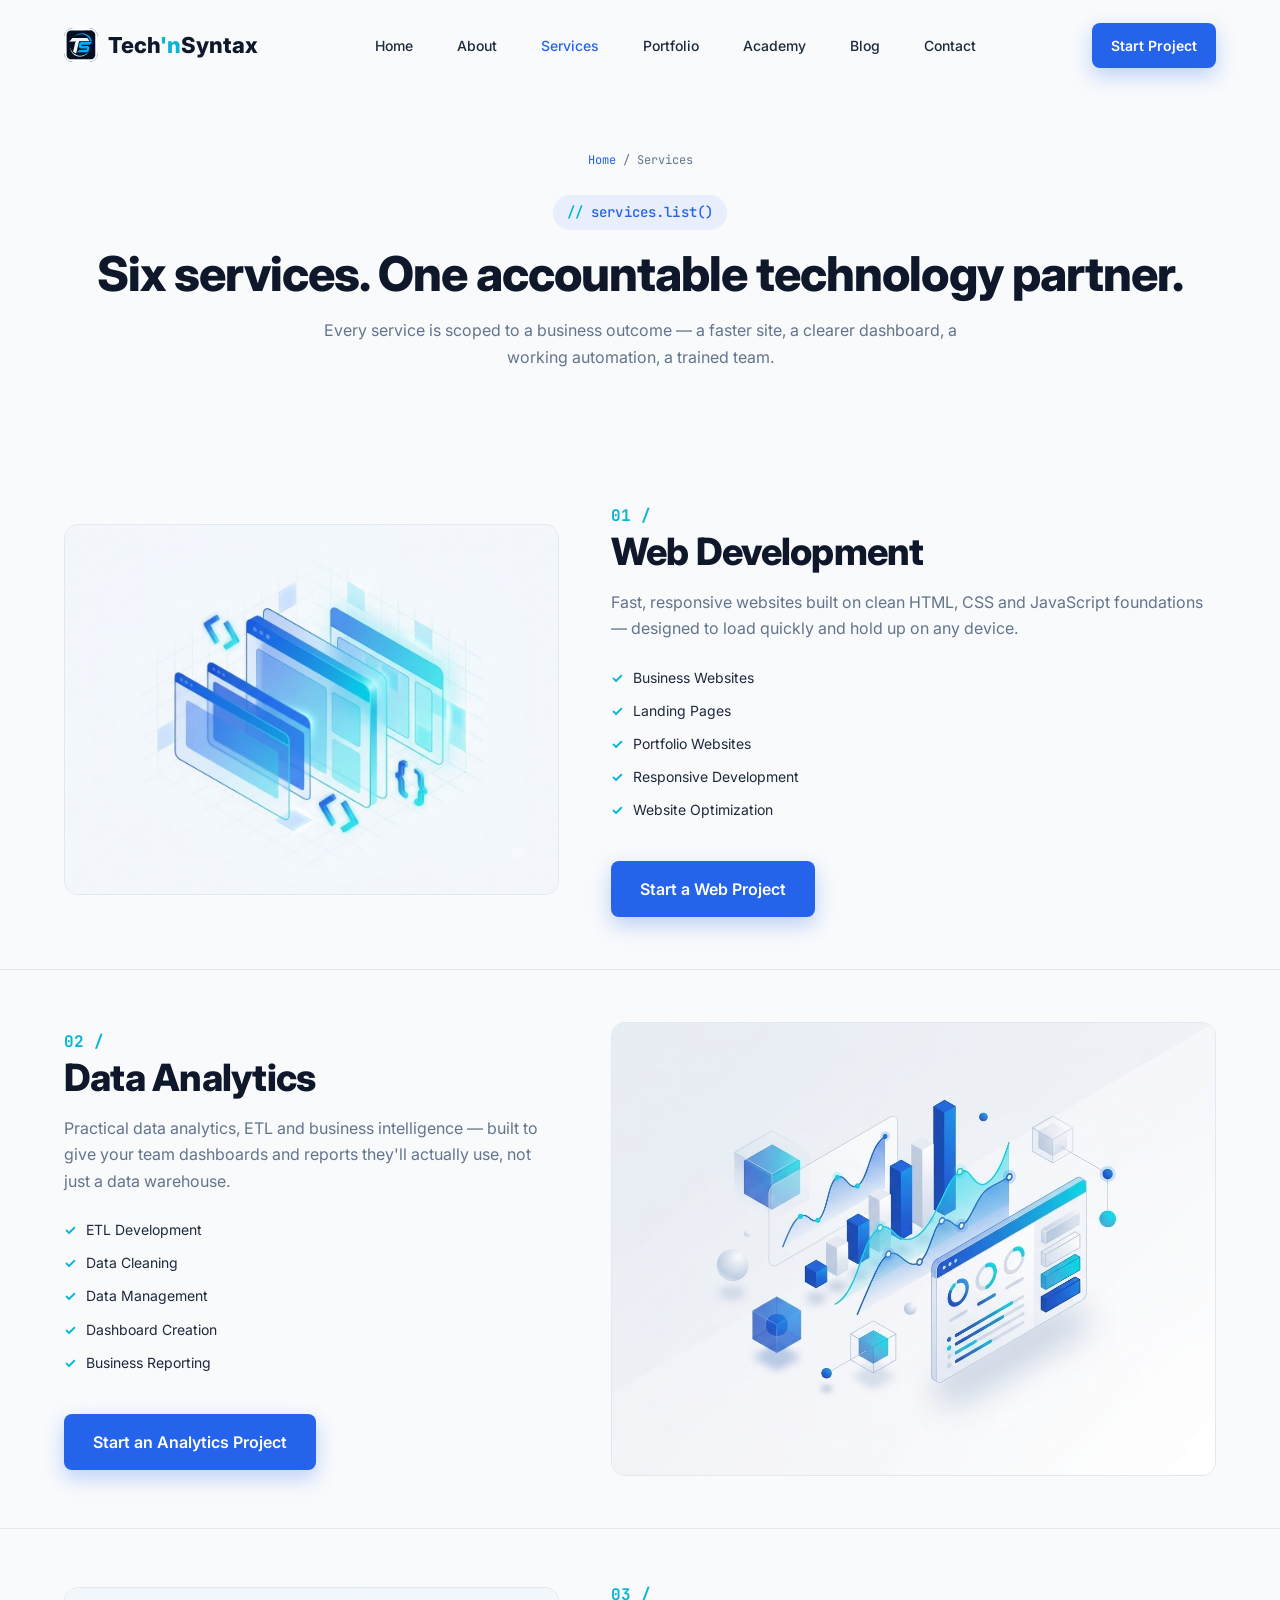
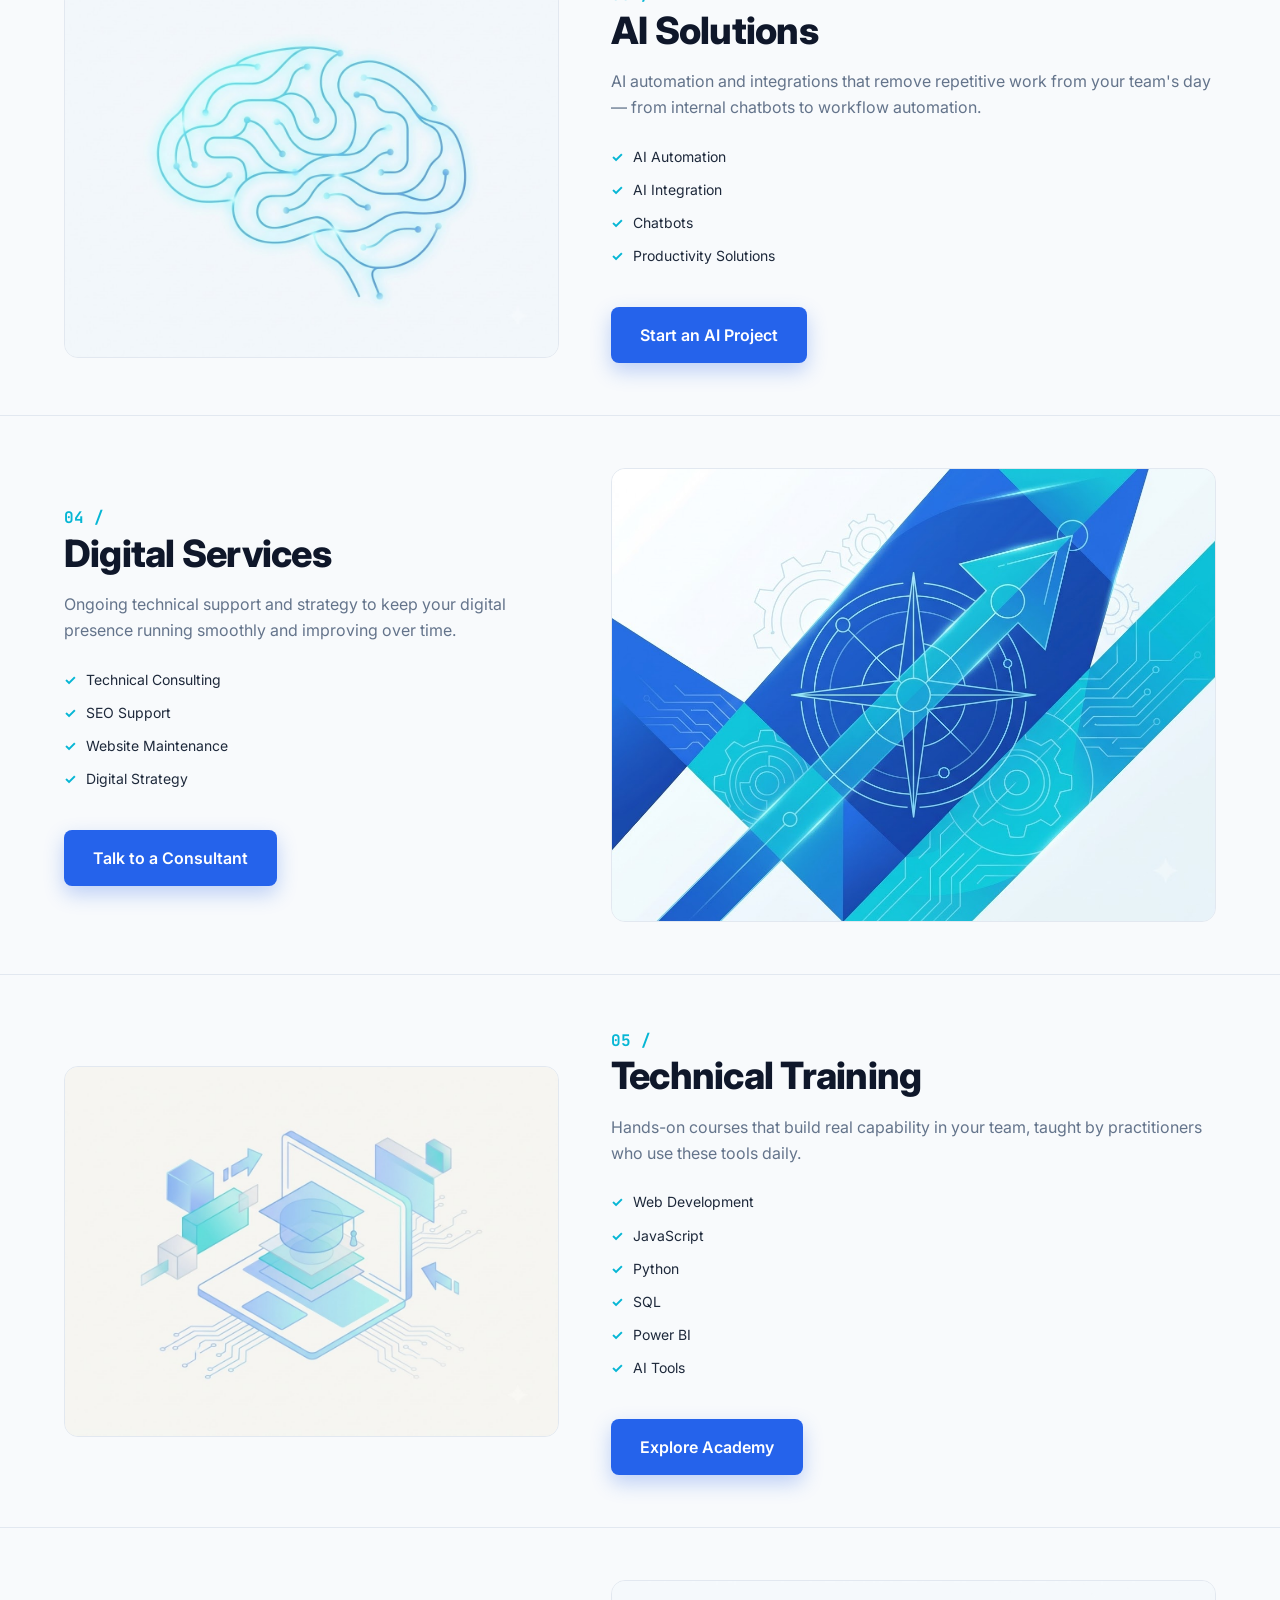
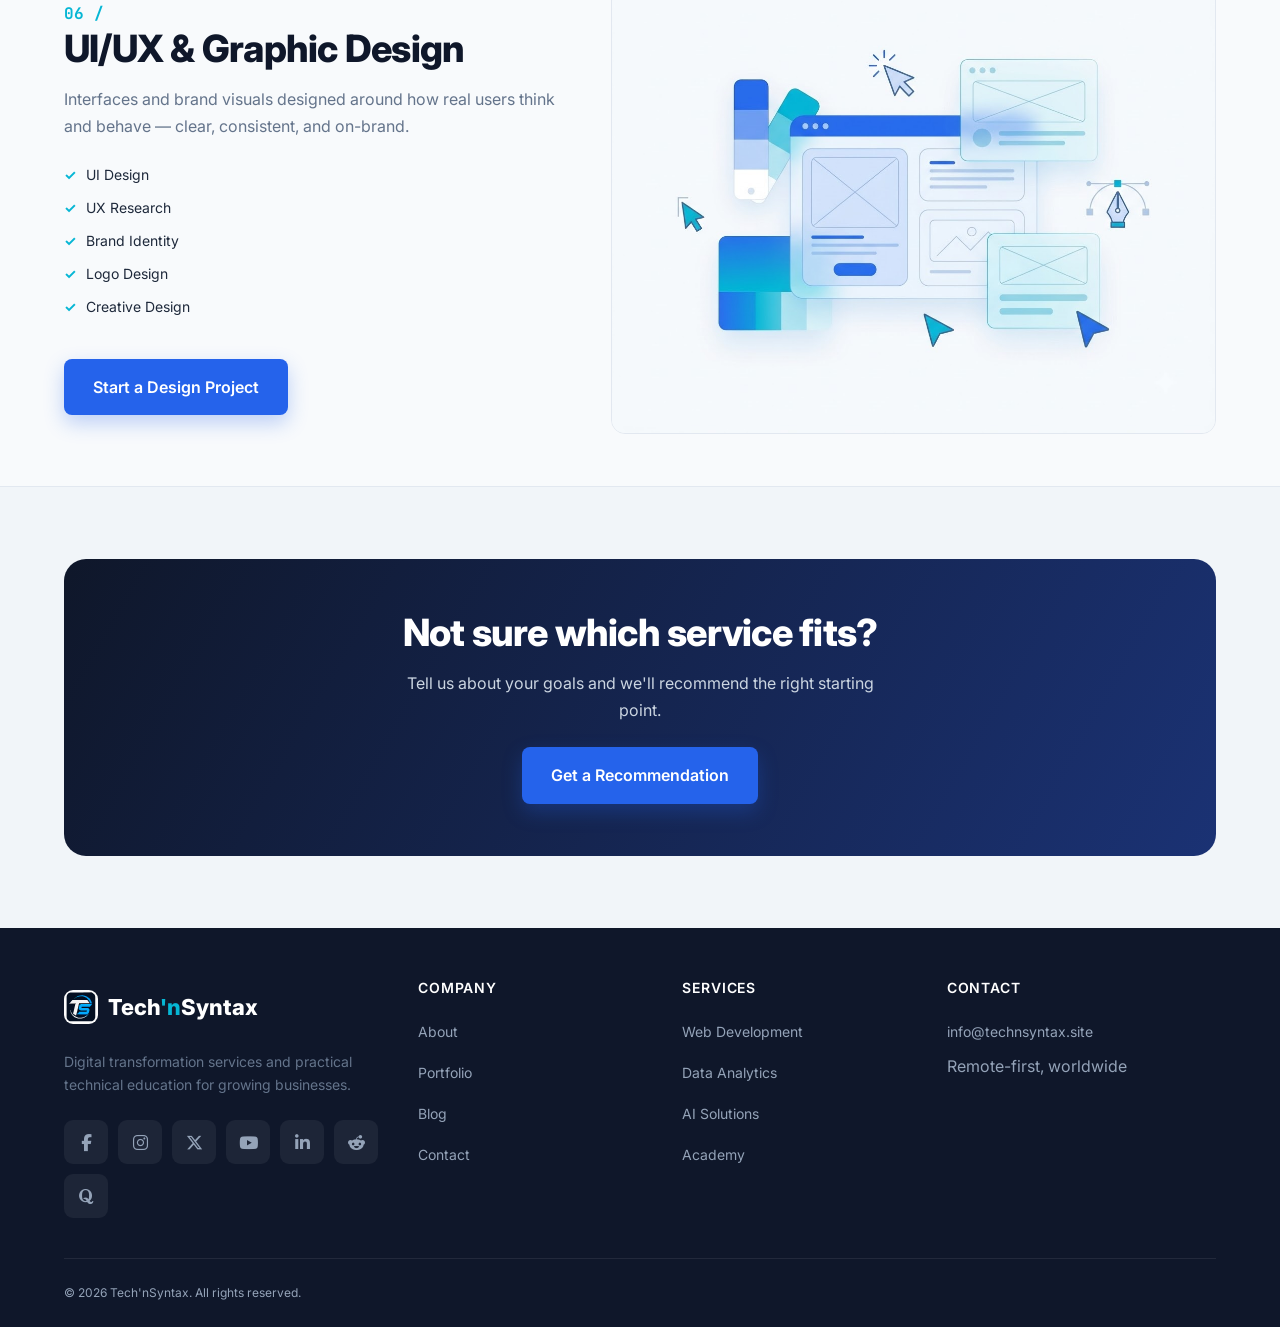
<file: services.html>
<!DOCTYPE html>
<html lang="en">
<head>
  <meta charset="UTF-8">
  <meta name="viewport" content="width=device-width, initial-scale=1.0">
  <title>Services — Tech'nSyntax</title>
  <meta name="description" content="Explore Tech'nSyntax services: Web Development, Data Analytics, AI Solutions, Digital Services, Technical Training, and UI/UX & Graphic Design.">
  <meta name="robots" content="index, follow">
  <link rel="canonical" href="https://www.technsyntax.site/services.html">
  <meta name="theme-color" content="#2563EB">

  <!-- Open Graph -->
  <meta property="og:type" content="website">
  <meta property="og:site_name" content="Tech'nSyntax">
  <meta property="og:locale" content="en_US">
  <meta property="og:title" content="Services — Tech'nSyntax">
  <meta property="og:description" content="Web Development, Data Analytics, AI Solutions, Digital Services, Technical Training, and UI/UX & Graphic Design — six services, one accountable team.">
  <meta property="og:url" content="https://www.technsyntax.site/services.html">
  <meta property="og:image" content="https://www.technsyntax.site/images/og/og-image.webp">
  <meta property="og:image:width" content="1200">
  <meta property="og:image:height" content="630">
  <meta property="og:image:alt" content="Tech'nSyntax — Services">

  <!-- Twitter Card -->
  <meta name="twitter:card" content="summary_large_image">
  <meta name="twitter:title" content="Services — Tech'nSyntax">
  <meta name="twitter:description" content="Web Development, Data Analytics, AI Solutions, Digital Services, Technical Training, and UI/UX & Graphic Design.">
  <meta name="twitter:image" content="https://www.technsyntax.site/images/og/og-image.webp">
  <meta name="twitter:image:alt" content="Tech'nSyntax — Services">

  <link rel="icon" type="image/svg+xml" href="icons/favicon.svg">
  <link rel="preconnect" href="https://fonts.googleapis.com">
  <link rel="preconnect" href="https://fonts.gstatic.com" crossorigin>
  <link href="https://fonts.googleapis.com/css2?family=Inter:wght@300;400;500;600;700;800&family=JetBrains+Mono:wght@500;600;700&display=swap" rel="stylesheet">
  <link rel="stylesheet" href="css/main.css">
  <link rel="stylesheet" href="css/responsive.css">
  <link rel="stylesheet" href="css/animations.css">
  <link rel="stylesheet" href="https://cdnjs.cloudflare.com/ajax/libs/font-awesome/6.5.1/css/all.min.css" crossorigin="anonymous" referrerpolicy="no-referrer">

  <!-- Structured data: Organization + Service list -->
  <script type="application/ld+json">
  {
    "@context": "https://schema.org",
    "@graph": [
      {
        "@type": "Organization",
        "@id": "https://www.technsyntax.site/#organization",
        "name": "Tech'nSyntax",
        "url": "https://www.technsyntax.site/",
        "logo": "https://www.technsyntax.site/icons/favicon.svg",
        "email": "info@technsyntax.site",
        "sameAs": [
          "https://www.facebook.com/TheTechnSyntax",
          "https://www.instagram.com/TheTechnSyntax",
          "https://www.x.com/TheTechnSyntax",
          "https://www.youtube.com/@TheTechnSyntax",
          "https://www.linkedin.com/company/TechnSyntax",
          "https://www.reddit.com/r/TheTechnSyntax",
          "https://TheTechnSyntax.quora.com"
        ]
      },
      {
        "@type": "ItemList",
        "@id": "https://www.technsyntax.site/services.html#serviceslist",
        "itemListElement": [
          {
            "@type": "ListItem", "position": 1,
            "item": {
              "@type": "Service",
              "name": "Web Development",
              "url": "https://www.technsyntax.site/services.html#web-development",
              "description": "Business websites, landing pages, portfolio websites, responsive development and website optimization.",
              "provider": { "@id": "https://www.technsyntax.site/#organization" }
            }
          },
          {
            "@type": "ListItem", "position": 2,
            "item": {
              "@type": "Service",
              "name": "Data Analytics",
              "url": "https://www.technsyntax.site/services.html#data-analytics",
              "description": "ETL development, data cleaning, data management, dashboard creation and business reporting.",
              "provider": { "@id": "https://www.technsyntax.site/#organization" }
            }
          },
          {
            "@type": "ListItem", "position": 3,
            "item": {
              "@type": "Service",
              "name": "AI Solutions",
              "url": "https://www.technsyntax.site/services.html#ai-solutions",
              "description": "AI automation, AI integration, chatbots and productivity solutions.",
              "provider": { "@id": "https://www.technsyntax.site/#organization" }
            }
          },
          {
            "@type": "ListItem", "position": 4,
            "item": {
              "@type": "Service",
              "name": "Digital Services",
              "url": "https://www.technsyntax.site/services.html#digital-services",
              "description": "Technical consulting, SEO support, website maintenance and digital strategy.",
              "provider": { "@id": "https://www.technsyntax.site/#organization" }
            }
          },
          {
            "@type": "ListItem", "position": 5,
            "item": {
              "@type": "Service",
              "name": "Technical Training",
              "url": "https://www.technsyntax.site/services.html#technical-training",
              "description": "Practical courses in web development, JavaScript, Python, SQL, Power BI and AI tools.",
              "provider": { "@id": "https://www.technsyntax.site/#organization" }
            }
          },
          {
            "@type": "ListItem", "position": 6,
            "item": {
              "@type": "Service",
              "name": "UI/UX & Graphic Design",
              "url": "https://www.technsyntax.site/services.html#uiux-design",
              "description": "UI design, UX research, brand identity, logo design and creative design.",
              "provider": { "@id": "https://www.technsyntax.site/#organization" }
            }
          }
        ]
      }
    ]
  }
  </script>
  <style>
    .service-detail { padding: var(--space-xl) 0; border-bottom: 1px solid var(--color-border); }
    .service-detail:last-of-type { border-bottom: none; }
    /* Mobile-first base: stacked single column. Split into a two-column
       layout at 900px+, where there's enough width for image + text
       side by side. */
    .service-detail .container { display: grid; grid-template-columns: 1fr; gap: var(--space-xl); align-items: center; }
    .service-detail-media { aspect-ratio: 4/3; border-radius: var(--radius-md); overflow: hidden; background: var(--color-surface-alt); border: 1px solid var(--color-border); }
    .service-detail-media img { width: 100%; height: 100%; object-fit: cover; }
    .service-detail-list { margin-top: var(--space-md); display: grid; gap: 10px; }
    .service-detail-list li { display: flex; align-items: flex-start; gap: 10px; font-size: var(--fs-sm); color: var(--color-text); }
    .service-detail-list li::before { content: "✓"; color: var(--color-secondary); font-weight: 700; flex-shrink: 0; }
    .service-num { font-family: var(--font-mono); color: var(--color-secondary); font-weight: 700; }

    @media (min-width: 900px) {
      .service-detail .container { grid-template-columns: 0.9fr 1.1fr; }
      /* Explicit modifier class rather than :nth-of-type — the page-header
         section above these also counts as a <section> sibling, which
         would throw off odd/even structural counting. */
      .service-detail--reverse .service-detail-media { order: 2; }
    }
  </style>
</head>
<body>
  <a class="skip-link" href="#main">Skip to content</a>

  <header class="header">
    <nav class="nav container" aria-label="Primary navigation">
      <a href="index.html" class="logo">
        <img src="icons/favicon.svg" alt="" class="logo-mark" width="34" height="34">
        <span class="logo-text">Tech<span class="logo-dot">'n</span>Syntax</span>
      </a>
      <button class="hamburger" aria-label="Toggle menu" aria-expanded="false">
        <span></span><span></span><span></span>
      </button>
      <ul class="nav-links">
        <li><a href="index.html">Home</a></li>
        <li><a href="about.html">About</a></li>
        <li><a href="services.html" class="is-active">Services</a></li>
        <li><a href="portfolio.html">Portfolio</a></li>
        <li><a href="academy.html">Academy</a></li>
        <li><a href="blog.html">Blog</a></li>
        <li><a href="contact.html">Contact</a></li>
        <li class="nav-cta-mobile"><a href="contact.html" class="btn btn--primary btn--full">Start Project</a></li>
      </ul>
      <div class="nav-cta">
        <a href="contact.html" class="btn btn--primary btn--sm">Start Project</a>
      </div>
    </nav>
    <div class="nav-overlay"></div>
  </header>

  <main id="main">

    <section class="page-header container">
      <p class="breadcrumb"><a href="index.html">Home</a> / Services</p>
      <span class="eyebrow">services.list()</span>
      <h1>Six services. One accountable technology partner.</h1>
      <p class="section-head" style="margin-top:var(--space-sm);">Every service is scoped to a business outcome — a faster site, a clearer dashboard, a working automation, a trained team.</p>
    </section>

    <!-- 01 Web Development -->
    <section class="service-detail" id="web-development">
      <div class="container">
        <div class="service-detail-media reveal">
          <img src="images/services/service-web.webp" alt="Web development service illustration placeholder">
        </div>
        <div class="reveal">
          <span class="service-num">01 /</span>
          <h2>Web Development</h2>
          <p>Fast, responsive websites built on clean HTML, CSS and JavaScript foundations — designed to load quickly and hold up on any device.</p>
          <ul class="service-detail-list">
            <li>Business Websites</li>
            <li>Landing Pages</li>
            <li>Portfolio Websites</li>
            <li>Responsive Development</li>
            <li>Website Optimization</li>
          </ul>
          <a href="contact.html" class="btn btn--primary mt-lg">Start a Web Project</a>
        </div>
      </div>
    </section>

    <!-- 02 Data Analytics -->
    <section class="service-detail service-detail--reverse" id="data-analytics">
      <div class="container">
        <div class="service-detail-media reveal">
          <img src="images/services/service-analytics.webp" alt="Data analytics and dashboard service illustration placeholder">
        </div>
        <div class="reveal">
          <span class="service-num">02 /</span>
          <h2>Data Analytics</h2>
          <p>Practical data analytics, ETL and business intelligence — built to give your team dashboards and reports they'll actually use, not just a data warehouse.</p>
          <ul class="service-detail-list">
            <li>ETL Development</li>
            <li>Data Cleaning</li>
            <li>Data Management</li>
            <li>Dashboard Creation</li>
            <li>Business Reporting</li>
          </ul>
          <a href="contact.html" class="btn btn--primary mt-lg">Start an Analytics Project</a>
        </div>
      </div>
    </section>

    <!-- 03 AI Solutions -->
    <section class="service-detail" id="ai-solutions">
      <div class="container">
        <div class="service-detail-media reveal">
          <img src="images/services/service-ai.webp" alt="AI automation service illustration placeholder">
        </div>
        <div class="reveal">
          <span class="service-num">03 /</span>
          <h2>AI Solutions</h2>
          <p>AI automation and integrations that remove repetitive work from your team's day — from internal chatbots to workflow automation.</p>
          <ul class="service-detail-list">
            <li>AI Automation</li>
            <li>AI Integration</li>
            <li>Chatbots</li>
            <li>Productivity Solutions</li>
          </ul>
          <a href="contact.html" class="btn btn--primary mt-lg">Start an AI Project</a>
        </div>
      </div>
    </section>

    <!-- 04 Digital Services -->
    <section class="service-detail service-detail--reverse" id="digital-services">
      <div class="container">
        <div class="service-detail-media reveal">
          <img src="images/services/service-digital.webp" alt="Digital services and consulting illustration placeholder">
        </div>
        <div class="reveal">
          <span class="service-num">04 /</span>
          <h2>Digital Services</h2>
          <p>Ongoing technical support and strategy to keep your digital presence running smoothly and improving over time.</p>
          <ul class="service-detail-list">
            <li>Technical Consulting</li>
            <li>SEO Support</li>
            <li>Website Maintenance</li>
            <li>Digital Strategy</li>
          </ul>
          <a href="contact.html" class="btn btn--primary mt-lg">Talk to a Consultant</a>
        </div>
      </div>
    </section>

    <!-- 05 Technical Training -->
    <section class="service-detail" id="technical-training">
      <div class="container">
        <div class="service-detail-media reveal">
          <img src="images/services/service-training.webp" alt="Technical training and education illustration placeholder">
        </div>
        <div class="reveal">
          <span class="service-num">05 /</span>
          <h2>Technical Training</h2>
          <p>Hands-on courses that build real capability in your team, taught by practitioners who use these tools daily.</p>
          <ul class="service-detail-list">
            <li>Web Development</li>
            <li>JavaScript</li>
            <li>Python</li>
            <li>SQL</li>
            <li>Power BI</li>
            <li>AI Tools</li>
          </ul>
          <a href="academy.html" class="btn btn--primary mt-lg">Explore Academy</a>
        </div>
      </div>
    </section>

    <!-- 06 UI/UX & Graphic Design -->
    <section class="service-detail service-detail--reverse" id="uiux-design">
      <div class="container">
        <div class="service-detail-media reveal">
          <img src="images/services/service-design.webp" alt="UI UX and graphic design service illustration placeholder">
        </div>
        <div class="reveal">
          <span class="service-num">06 /</span>
          <h2>UI/UX &amp; Graphic Design</h2>
          <p>Interfaces and brand visuals designed around how real users think and behave — clear, consistent, and on-brand.</p>
          <ul class="service-detail-list">
            <li>UI Design</li>
            <li>UX Research</li>
            <li>Brand Identity</li>
            <li>Logo Design</li>
            <li>Creative Design</li>
          </ul>
          <a href="contact.html" class="btn btn--primary mt-lg">Start a Design Project</a>
        </div>
      </div>
    </section>

    <section class="section section--alt">
      <div class="container">
        <div class="cta-band reveal">
          <h2>Not sure which service fits?</h2>
          <p>Tell us about your goals and we'll recommend the right starting point.</p>
          <div class="cta-actions">
            <a href="contact.html" class="btn btn--primary">Get a Recommendation</a>
          </div>
        </div>
      </div>
    </section>

  </main>

  <footer class="footer">
    <div class="container">
      <div class="footer-grid">
        <div class="footer-col">
          <a href="index.html" class="logo">
            <img src="icons/favicon.svg" alt="" class="logo-mark" width="34" height="34">
            <span class="logo-text">Tech<span class="logo-dot">'n</span>Syntax</span>
          </a>
          <p class="footer-desc">Digital transformation services and practical technical education for growing businesses.</p>
          <div class="footer-social">
            <a href="https://www.facebook.com/TheTechnSyntax" aria-label="Facebook" target="_blank" rel="noopener"><i class="fa-brands fa-facebook-f" aria-hidden="true"></i></a>
            <a href="https://www.instagram.com/TheTechnSyntax" aria-label="Instagram" target="_blank" rel="noopener"><i class="fa-brands fa-instagram" aria-hidden="true"></i></a>
            <a href="https://www.x.com/TheTechnSyntax" aria-label="Twitter / X" target="_blank" rel="noopener"><i class="fa-brands fa-x-twitter" aria-hidden="true"></i></a>
            <a href="https://www.youtube.com/@TheTechnSyntax" aria-label="YouTube" target="_blank" rel="noopener"><i class="fa-brands fa-youtube" aria-hidden="true"></i></a>
            <a href="https://www.linkedin.com/company/TechnSyntax" aria-label="LinkedIn" target="_blank" rel="noopener"><i class="fa-brands fa-linkedin-in" aria-hidden="true"></i></a>
            <a href="https://www.reddit.com/r/TheTechnSyntax" aria-label="Reddit" target="_blank" rel="noopener"><i class="fa-brands fa-reddit-alien" aria-hidden="true"></i></a>
            <a href="https://TheTechnSyntax.quora.com" aria-label="Quora" target="_blank" rel="noopener"><i class="fa-brands fa-quora" aria-hidden="true"></i></a>
          </div>
        </div>
        <div class="footer-col">
          <h4>Company</h4>
          <ul>
            <li><a href="about.html">About</a></li>
            <li><a href="portfolio.html">Portfolio</a></li>
            <li><a href="blog.html">Blog</a></li>
            <li><a href="contact.html">Contact</a></li>
          </ul>
        </div>
        <div class="footer-col">
          <h4>Services</h4>
          <ul>
            <li><a href="services.html#web-development">Web Development</a></li>
            <li><a href="services.html#data-analytics">Data Analytics</a></li>
            <li><a href="services.html#ai-solutions">AI Solutions</a></li>
            <li><a href="academy.html">Academy</a></li>
          </ul>
        </div>
        <div class="footer-col">
          <h4>Contact</h4>
          <ul>
            <li><a href="mailto:info@technsyntax.site">info@technsyntax.site</a></li>
            <li><span>Remote-first, worldwide</span></li>
          </ul>
        </div>
      </div>
      <div class="footer-bottom">
        <span>© <span class="js-year">2026</span> Tech'nSyntax. All rights reserved.</span>
      </div>
    </div>
  </footer>

  <button class="scroll-top" aria-label="Scroll to top">↑</button>

  <script src="js/main.js"></script>
</body>
</html>
</file>
<file: css/main.css>
/* ==========================================================================
   Tech'nSyntax — Main Stylesheet
   Design system: tokens, base, layout, components
   ========================================================================== */

/* --- Design Tokens ------------------------------------------------------ */
:root {
  /* Brand colors (per brand guideline) */
  --color-primary: #2563EB;
  --color-primary-dark: #1D4ED8;
  --color-secondary: #06B6D4;
  --color-dark: #0F172A;
  --color-bg: #F8FAFC;
  --color-text: #1E293B;

  /* Supporting neutrals */
  --color-text-muted: #64748B;
  --color-border: #E2E8F0;
  --color-surface: #FFFFFF;
  --color-surface-alt: #F1F5F9;

  /* Syntax-highlight accent set (used sparingly, hero code panel + badges) */
  --syntax-keyword: #93C5FD;
  --syntax-string: #6EE7B7;
  --syntax-comment: #64748B;
  --syntax-function: #FCD34D;

  /* Typography */
  --font-display: 'Inter', -apple-system, BlinkMacSystemFont, 'Segoe UI', sans-serif;
  --font-body: 'Inter', -apple-system, BlinkMacSystemFont, 'Segoe UI', sans-serif;
  --font-mono: 'JetBrains Mono', 'SFMono-Regular', Consolas, 'Liberation Mono', monospace;

  /* Type scale — mobile-first base (smallest). Scaled up progressively
     for tablet (768px+) and desktop (1200px+) in responsive.css. */
  --fs-xs: 0.75rem;
  --fs-sm: 0.875rem;
  --fs-base: 1rem;
  --fs-md: 1.05rem;
  --fs-lg: 1.2rem;
  --fs-xl: 1.4rem;
  --fs-2xl: 1.6rem;
  --fs-3xl: 1.9rem;
  --fs-4xl: 2.3rem;

  /* Spacing — mobile-first base (tightest). Grows at larger breakpoints. */
  --space-xs: 0.5rem;
  --space-sm: 1rem;
  --space-md: 1.25rem;
  --space-lg: 2rem;
  --space-xl: 2.75rem;
  --space-2xl: 3.5rem;

  /* Layout */
  --max-width: 1200px;
  --radius-sm: 8px;
  --radius-md: 14px;
  --radius-lg: 22px;

  /* Shadows */
  --shadow-sm: 0 1px 2px rgba(15, 23, 42, 0.06);
  --shadow-md: 0 8px 24px rgba(15, 23, 42, 0.08);
  --shadow-lg: 0 20px 48px rgba(15, 23, 42, 0.12);

  /* Motion */
  --ease: cubic-bezier(0.4, 0, 0.2, 1);
  --duration: 0.3s;
}

/* --- Reset & Base --------------------------------------------------------*/
*, *::before, *::after { box-sizing: border-box; }

html {
  scroll-behavior: smooth;
  -webkit-text-size-adjust: 100%;
}

@media (prefers-reduced-motion: reduce) {
  html { scroll-behavior: auto; }
  *, *::before, *::after {
    animation-duration: 0.01ms !important;
    animation-iteration-count: 1 !important;
    transition-duration: 0.01ms !important;
  }
}

html, body {
  /* Deliberately NOT setting overflow-x:hidden here. It looks like a
     harmless safety net against stray horizontal scroll, but in most
     browsers position:sticky stops working on any descendant (like the
     header) the moment html/body has any overflow value other than
     visible — the header would just scroll away instead of sticking.
     The actual overflow bugs this used to paper over (a CSS Grid
     "blowout" in the hero, and a padding conflict on .nav/.page-header)
     are fixed at their source now, so this is safe to leave as the
     default. */
}

body {
  margin: 0;
  font-family: var(--font-body);
  font-weight: 400;
  font-size: var(--fs-base);
  line-height: 1.65;
  color: var(--color-text);
  background-color: var(--color-bg);
  -webkit-font-smoothing: antialiased;
}

img { max-width: 100%; display: block; }

a { color: inherit; text-decoration: none; }

ul, ol { list-style: none; margin: 0; padding: 0; }

button { font-family: inherit; cursor: pointer; }

h1, h2, h3, h4, h5, h6 {
  font-family: var(--font-display);
  font-weight: 700;
  line-height: 1.15;
  margin: 0 0 var(--space-sm);
  color: var(--color-dark);
  letter-spacing: -0.02em;
}

h1 { font-size: var(--fs-4xl); font-weight: 800; }
h2 { font-size: var(--fs-3xl); font-weight: 800; }
h3 { font-size: var(--fs-xl); font-weight: 700; }
h4 { font-size: var(--fs-md); font-weight: 600; }

p { margin: 0 0 var(--space-sm); color: var(--color-text-muted); }

/* Visible keyboard focus */
a:focus-visible,
button:focus-visible,
input:focus-visible,
textarea:focus-visible,
select:focus-visible {
  outline: 2px solid var(--color-primary);
  outline-offset: 3px;
  border-radius: 4px;
}

/* Skip link for accessibility */
.skip-link {
  position: absolute;
  left: -9999px;
  top: 0;
  background: var(--color-primary);
  color: #fff;
  padding: 10px 18px;
  z-index: 1000;
  border-radius: 0 0 8px 0;
}
.skip-link:focus { left: 0; }

/* --- Layout helpers ------------------------------------------------------*/
.container {
  max-width: var(--max-width);
  margin: 0 auto;
  padding: 0 var(--space-md);
}

.section { padding: var(--space-2xl) 0; }
.section--tight { padding: var(--space-xl) 0; }
.section--alt { background: var(--color-surface-alt); }
.section--dark {
  background: var(--color-dark);
  color: #CBD5E1;
}
.section--dark h2, .section--dark h3, .section--dark h4 { color: #fff; }

.grid { display: grid; gap: var(--space-md); }
/* Mobile-first base: single column. Enhanced to 2/3/4 columns at tablet
   and desktop breakpoints in responsive.css. */
.grid--2, .grid--3, .grid--4 { grid-template-columns: 1fr; }

/* --- Eyebrow / code-comment label (signature motif) -----------------------*/
.eyebrow {
  display: inline-flex;
  align-items: center;
  gap: 8px;
  font-family: var(--font-mono);
  font-size: var(--fs-sm);
  font-weight: 500;
  color: var(--color-primary);
  background: rgba(37, 99, 235, 0.08);
  padding: 6px 14px;
  border-radius: 100px;
  margin-bottom: var(--space-sm);
  letter-spacing: 0.01em;
}
.eyebrow::before { content: "//"; color: var(--color-secondary); font-weight: 600; }
.section--dark .eyebrow {
  background: rgba(6, 182, 212, 0.12);
  color: var(--syntax-string);
}

.section-head {
  max-width: 640px;
  margin: 0 auto var(--space-lg);
  text-align: center;
}
.section-head p { font-size: var(--fs-md); }

/* --- Buttons ---------------------------------------------------------- */
.btn {
  display: inline-flex;
  align-items: center;
  justify-content: center;
  gap: 8px;
  padding: 14px 28px;
  border-radius: var(--radius-sm);
  font-weight: 600;
  font-size: var(--fs-base);
  border: 1.5px solid transparent;
  transition: transform var(--duration) var(--ease), box-shadow var(--duration) var(--ease), background var(--duration) var(--ease), color var(--duration) var(--ease);
  text-align: center;
  /* Long labels (e.g. "Get a Recommendation") are allowed to wrap on
     narrow screens instead of forcing horizontal overflow. */
  white-space: normal;
}
.btn:hover { transform: translateY(-2px); }

.btn--primary {
  background: var(--color-primary);
  color: #fff;
  box-shadow: 0 8px 20px rgba(37, 99, 235, 0.28);
}
.btn--primary:hover { background: var(--color-primary-dark); box-shadow: 0 12px 28px rgba(37, 99, 235, 0.36); }

.btn--secondary {
  background: transparent;
  color: var(--color-dark);
  border-color: var(--color-border);
}
.btn--secondary:hover { border-color: var(--color-primary); color: var(--color-primary); }

.btn--ghost-light {
  background: rgba(255,255,255,0.08);
  color: #fff;
  border-color: rgba(255,255,255,0.25);
}
.btn--ghost-light:hover { background: rgba(255,255,255,0.16); }

.btn--sm { padding: 10px 18px; font-size: var(--fs-sm); }
.btn--full { width: 100%; }

/* --- Header / Navigation ------------------------------------------------ */
.header {
  position: sticky;
  top: 0;
  z-index: 500;
  /* No backdrop-filter here: it creates a new CSS containing block for
     any position:fixed descendant (including the mobile .nav-links
     off-canvas panel), which broke the panel's full-viewport sizing —
     it was being measured against this small header box instead of the
     actual viewport. A slightly-opaque background still gives a subtle
     glassy look without that side effect. */
  background: rgba(248, 250, 252, 0.92);
  border-bottom: 1px solid transparent;
  transition: border-color var(--duration) var(--ease), box-shadow var(--duration) var(--ease), background var(--duration) var(--ease);
}
.header.is-scrolled {
  border-bottom-color: var(--color-border);
  box-shadow: var(--shadow-sm);
}

.nav {
  display: flex;
  align-items: center;
  justify-content: space-between;
  /* Longhand (not shorthand "padding: 18px 0") — this element also
     carries the .container class for its horizontal padding. A
     shorthand here would reset padding-left/right to 0 and silently
     wipe out .container's padding, since both are single-class
     selectors and this rule comes later in the cascade. */
  padding-top: 18px;
  padding-bottom: 18px;
}

.logo {
  display: flex;
  align-items: center;
  gap: 10px;
  font-family: var(--font-display);
  font-weight: 800;
  font-size: var(--fs-lg);
  color: var(--color-dark);
  /* Vertical padding brings the clickable area to the 44px minimum
     recommended touch target size, not just the visible text height. */
  padding: 9px 0;
}
.logo .logo-mark {
  display: inline-flex;
  align-items: center;
  justify-content: center;
  width: 34px;
  height: 34px;
  border-radius: 9px;
  flex-shrink: 0;
}
.logo .logo-dot { color: var(--color-secondary); }

.nav-links {
  /* Mobile-first base: the nav lives in an off-canvas panel by default.
     Reset to a static horizontal row at the desktop nav breakpoint
     (960px+) in responsive.css. */
  position: fixed;
  top: 0;
  right: 0;
  /* Anchoring to top:0 AND bottom:0 (rather than setting an explicit
     height: 100vh/100dvh) lets the browser compute the panel's height
     directly from the actual visual viewport edges. This is more
     reliable than vh/dvh units, which can still misbehave or fail to
     recalculate correctly across different mobile browsers as the
     address bar shows/hides — leaving a gap at the bottom where page
     content shows through under the panel. Anchored edges can't do that:
     the box is defined as "from viewport top to viewport bottom",
     full stop. */
  bottom: 0;
  width: min(320px, 84vw);
  background: var(--color-surface);
  display: flex;
  flex-direction: column;
  align-items: flex-start;
  justify-content: flex-start;
  gap: var(--space-md);
  padding: 96px var(--space-md) var(--space-md);
  /* Belt-and-braces: if content is ever still taller than the available
     height (very short viewports, landscape phones), scroll within the
     panel instead of silently clipping the bottom items. */
  overflow-y: auto;
  -webkit-overflow-scrolling: touch;
  box-shadow: var(--shadow-lg);
  transform: translateX(100%);
  transition: transform var(--duration) var(--ease);
  z-index: 400;
}
.nav-links.is-open { transform: translateX(0); }
.nav-links a {
  font-size: var(--fs-md);
  width: 100%;
  font-weight: 500;
  color: var(--color-text);
  position: relative;
  /* Minimum 44px touch target (WCAG 2.5.5 / mobile platform guidance) —
     the default 6px vertical padding left links around 32px tall. */
  padding: 13px 4px;
  display: block;
  transition: color var(--duration) var(--ease);
}
.nav-links a::after {
  content: "";
  position: absolute;
  left: 0; right: 0; bottom: -2px;
  height: 2px;
  background: var(--color-primary);
  transform: scaleX(0);
  transform-origin: left;
  transition: transform var(--duration) var(--ease);
}
.nav-links a:hover { color: var(--color-primary); }
.nav-links a:hover::after,
.nav-links a.is-active::after { transform: scaleX(1); }
.nav-links a.is-active { color: var(--color-primary); }

/* Mobile-first base: no CTA button in the static header bar — it lives
   inside the mobile nav panel instead (.nav-cta-mobile). Swaps at the
   desktop nav breakpoint (960px+) in responsive.css. */
.nav-cta { display: none; align-items: center; gap: var(--space-sm); }
.nav-cta-mobile { display: flex; margin-top: var(--space-md); width: 100%; }

.nav-overlay {
  position: fixed;
  inset: 0;
  background: rgba(15, 23, 42, 0.4);
  opacity: 0;
  visibility: hidden;
  transition: opacity var(--duration) var(--ease), visibility var(--duration) var(--ease);
  z-index: 390;
}
.nav-overlay.is-open { opacity: 1; visibility: visible; }

.hamburger {
  /* Mobile-first base: visible. Hidden at the desktop nav breakpoint
     (960px+) in responsive.css. Explicit stacking context (position +
     z-index higher than .nav-links) so the button always stays on top
     and clickable — otherwise the open off-canvas panel can visually
     cover it, and a second tap meant to close the menu never reaches it. */
  display: flex;
  position: relative;
  z-index: 410;
  flex-direction: column;
  justify-content: center;
  align-items: center;
  gap: 5px;
  width: 44px;
  height: 44px;
  background: none;
  border: none;
  padding: 0;
}
.hamburger span {
  display: block;
  width: 22px;
  height: 2px;
  background: var(--color-dark);
  margin: 0 auto;
  transition: transform var(--duration) var(--ease), opacity var(--duration) var(--ease);
}
.hamburger[aria-expanded="true"] span:nth-child(1) { transform: translateY(7px) rotate(45deg); }
.hamburger[aria-expanded="true"] span:nth-child(2) { opacity: 0; }
.hamburger[aria-expanded="true"] span:nth-child(3) { transform: translateY(-7px) rotate(-45deg); }

/* --- Hero ----------------------------------------------------------------*/
.hero {
  padding: var(--space-2xl) 0;
  overflow: hidden;
  position: relative;
  background-image:
    linear-gradient(180deg, rgba(248,250,252,0.58), rgba(248,250,252,0.72)),
    url('../images/hero/hero-main.webp');
  background-size: cover;
  background-position: center;
  background-repeat: no-repeat;
}
/* Mobile-first base: single stacked column, centered text. Splits into
   a two-column layout at the desktop breakpoint (1200px+) in
   responsive.css. */
.hero .container {
  display: grid;
  grid-template-columns: 1fr;
  gap: var(--space-xl);
  align-items: center;
}
.hero-copy { text-align: center; min-width: 0; }
.hero-copy h1 { margin-bottom: var(--space-md); }
.hero-copy .lead { font-size: var(--fs-md); max-width: 46ch; margin-left: auto; margin-right: auto; }
/* Mobile-first base: stacked, full-width buttons. */
.hero-actions { display: flex; flex-direction: column; align-items: stretch; gap: var(--space-sm); margin-top: var(--space-lg); }
.hero-actions .btn { width: 100%; }

.hero-stats {
  display: flex;
  flex-wrap: wrap;
  justify-content: center;
  gap: var(--space-lg);
  margin-top: var(--space-lg);
  padding-top: var(--space-lg);
  border-top: 1px solid var(--color-border);
}
.hero-stat .num {
  font-family: var(--font-display);
  font-size: var(--fs-2xl);
  font-weight: 800;
  color: var(--color-dark);
  display: block;
}
.hero-stat .label { font-size: var(--fs-xs); color: var(--color-text-muted); }

/* Code editor panel — signature element. Mobile-first base: no rotation,
   centered, capped width so it reads clearly on small screens. Rotated
   and widened at the desktop breakpoint (1200px+) in responsive.css. */
.code-panel {
  background: var(--color-dark);
  border-radius: var(--radius-md);
  box-shadow: var(--shadow-lg);
  overflow: hidden;
  transform: none;
  max-width: 480px;
  min-width: 0;
  width: 100%;
  margin: 0 auto;
}
.code-panel-header {
  display: flex;
  align-items: center;
  gap: 8px;
  padding: 14px 18px;
  background: #1E293B;
  border-bottom: 1px solid rgba(255,255,255,0.06);
}
.code-dot { width: 10px; height: 10px; border-radius: 50%; }
.code-dot--r { background: #F87171; }
.code-dot--y { background: #FBBF24; }
.code-dot--g { background: #34D399; }
.code-panel-title {
  font-family: var(--font-mono);
  font-size: var(--fs-xs);
  color: #94A3B8;
  margin-left: 8px;
}
.code-panel-body {
  padding: 24px 22px 30px;
  font-family: var(--font-mono);
  font-size: 0.92rem;
  line-height: 1.9;
  min-height: 260px;
  /* Code lines never wrap mid-line (matches real editor behavior); if a
     line is too long for the viewport the panel scrolls horizontally
     within itself instead of overflowing the page layout. */
  white-space: nowrap;
  overflow-x: auto;
  -webkit-overflow-scrolling: touch;
}
.code-panel-body .ln { color: #475569; display: inline-block; width: 22px; user-select: none; }
.tok-comment { color: var(--syntax-comment); }
.tok-keyword { color: var(--syntax-keyword); }
.tok-string { color: var(--syntax-string); }
.tok-function { color: var(--syntax-function); }
.tok-plain { color: #E2E8F0; }
.code-cursor {
  display: inline-block;
  width: 8px;
  height: 1.1em;
  background: var(--color-secondary);
  vertical-align: text-bottom;
  animation: blink 1s step-end infinite;
}
@keyframes blink { 50% { opacity: 0; } }

/* Grid item — min-width:0 overrides the browser's default min-width:auto,
   which otherwise lets the code panel's unshrinkable (nowrap) content
   force this whole column wider than the viewport ("grid blowout"). */
.hero-visual { min-width: 0; }

.hero-visual-float {
  position: absolute;
  background: var(--color-surface);
  border-radius: var(--radius-sm);
  box-shadow: var(--shadow-md);
  padding: 12px 16px;
  font-size: var(--fs-xs);
  font-weight: 600;
  display: flex;
  align-items: center;
  gap: 8px;
}

/* --- Cards ---------------------------------------------------------------*/
.card {
  background: var(--color-surface);
  border: 1px solid var(--color-border);
  border-radius: var(--radius-md);
  padding: var(--space-md);
  transition: transform var(--duration) var(--ease), box-shadow var(--duration) var(--ease), border-color var(--duration) var(--ease);
}
.card:hover {
  transform: translateY(-4px);
  box-shadow: var(--shadow-md);
  border-color: rgba(37, 99, 235, 0.25);
}

.service-card .service-media {
  aspect-ratio: 16/10;
  border-radius: var(--radius-sm);
  overflow: hidden;
  background: var(--color-surface-alt);
  margin-bottom: var(--space-sm);
}
.service-card .service-media img { width: 100%; height: 100%; object-fit: cover; }
.service-card .service-index {
  font-family: var(--font-mono);
  font-size: var(--fs-xs);
  color: var(--color-secondary);
  font-weight: 600;
}
.service-card ul { margin-top: var(--space-xs); }
.service-card ul li {
  font-size: var(--fs-sm);
  color: var(--color-text-muted);
  padding: 4px 0 4px 20px;
  position: relative;
}
.service-card ul li::before {
  content: "";
  position: absolute;
  left: 0; top: 12px;
  width: 8px; height: 1.5px;
  background: var(--color-secondary);
}
.service-card .service-link {
  display: inline-flex;
  align-items: center;
  gap: 6px;
  margin-top: var(--space-sm);
  padding: 8px 0;
  font-size: var(--fs-sm);
  font-weight: 600;
  color: var(--color-primary);
}
.service-card .service-link .arrow { transition: transform var(--duration) var(--ease); }
.service-card:hover .service-link .arrow { transform: translateX(4px); }

/* Value / feature cards */
.value-card { text-align: left; }
.value-icon {
  width: 46px; height: 46px;
  border-radius: 12px;
  background: linear-gradient(135deg, var(--color-primary), var(--color-secondary));
  display: flex; align-items: center; justify-content: center;
  color: #fff;
  margin-bottom: var(--space-sm);
  font-family: var(--font-mono);
  font-weight: 700;
}

/* Portfolio */
.portfolio-card { padding: 0; overflow: hidden; }
.portfolio-media { aspect-ratio: 4/3; background: var(--color-surface-alt); overflow: hidden; }
.portfolio-media img { width: 100%; height: 100%; object-fit: cover; }
.portfolio-body { padding: var(--space-md); }
.tag-list { display: flex; gap: 8px; flex-wrap: wrap; margin: 10px 0 0; }
.tag {
  font-family: var(--font-mono);
  font-size: 0.72rem;
  padding: 4px 10px;
  border-radius: 100px;
  background: var(--color-surface-alt);
  color: var(--color-text-muted);
  border: 1px solid var(--color-border);
}

/* Blog */
.blog-card { padding: 0; overflow: hidden; }
.blog-media { aspect-ratio: 16/9; background: var(--color-surface-alt); overflow: hidden; }
.blog-media img { width: 100%; height: 100%; object-fit: cover; }
.blog-body { padding: var(--space-md); }
.blog-cat {
  font-family: var(--font-mono);
  font-size: var(--fs-xs);
  color: var(--color-primary);
  font-weight: 600;
}
.blog-meta {
  display: flex;
  gap: var(--space-sm);
  font-size: var(--fs-xs);
  color: var(--color-text-muted);
  margin-top: var(--space-sm);
}

/* --- CTA band --------------------------------------------------------- */
.cta-band {
  background: linear-gradient(120deg, var(--color-dark), #1E3A8A 65%, var(--color-primary));
  border-radius: var(--radius-lg);
  /* Mobile-first base: tighter padding. Grows at tablet+ in responsive.css. */
  padding: var(--space-lg) var(--space-md);
  text-align: center;
  color: #fff;
  position: relative;
  overflow: hidden;
}
.cta-band h2 { color: #fff; }
.cta-band p { color: #CBD5E1; max-width: 50ch; margin-left: auto; margin-right: auto; }
.cta-actions {
  display: flex;
  /* Mobile-first base: stacked, full-width buttons. Row at tablet+. */
  flex-direction: column;
  align-items: stretch;
  gap: var(--space-sm);
  margin-top: var(--space-md);
}
.cta-actions .btn { width: 100%; }

/* --- Footer ------------------------------------------------------------- */
.footer {
  background: var(--color-dark);
  color: #94A3B8;
  padding: var(--space-xl) 0 var(--space-md);
}
.footer-grid {
  display: grid;
  /* Mobile-first base: single column. Enhanced to 2 then 4 columns at
     tablet and desktop breakpoints in responsive.css. */
  grid-template-columns: 1fr;
  gap: var(--space-lg);
  padding-bottom: var(--space-lg);
  border-bottom: 1px solid rgba(255,255,255,0.08);
}
.footer .logo { color: #fff; }
.footer-desc { font-size: var(--fs-sm); max-width: 32ch; margin-top: var(--space-sm); }
.footer-social {
  display: flex;
  /* 7 icons at 44px each won't fit in one row on a narrow mobile footer
     column — wrap instead of overflowing. */
  flex-wrap: wrap;
  gap: 10px;
  margin-top: var(--space-md);
}
.footer-social a {
  width: 44px; height: 44px;
  border-radius: 9px;
  background: rgba(255,255,255,0.06);
  display: flex; align-items: center; justify-content: center;
  font-size: 17px;
  transition: background var(--duration) var(--ease), color var(--duration) var(--ease);
}
.footer-social a i {
  /* Icon fonts inherit the page's line-height (1.65) by default, which
     gives the <i> element a box noticeably taller than the glyph itself
     — the flex parent centers that oversized box, not the visible glyph,
     so the icon can look visually off-center even though the CSS
     centering is technically correct. Collapsing to line-height:1 makes
     the element's box hug the glyph tightly for accurate centering. */
  line-height: 1;
  display: block;
}
.footer-social a:hover { background: var(--color-primary); color: #fff; }
.footer-col h4 { color: #fff; font-size: var(--fs-sm); text-transform: uppercase; letter-spacing: 0.06em; margin-bottom: var(--space-sm); }
.footer-col ul li { margin-bottom: 2px; }
/* Scoped to .footer-col ul a (not the broader .footer-col a) so this
   rule only targets the actual link lists (About/Portfolio/Blog/...).
   The wider selector previously also matched the brand .logo link,
   which sits directly in the first .footer-col outside any <ul> — its
   higher specificity (.footer-col a = 2 classes) was silently
   overriding .logo's own "display: flex", breaking the icon/text
   flex alignment. */
.footer-col ul a {
  font-size: var(--fs-sm);
  display: inline-block;
  padding: 8px 0;
  transition: color var(--duration) var(--ease);
}
.footer-col ul a:hover { color: #fff; }
.footer-bottom {
  display: flex;
  /* Mobile-first base: stacked. Row layout at tablet+ in responsive.css. */
  flex-direction: column;
  align-items: flex-start;
  gap: 10px;
  padding-top: var(--space-md);
  font-size: var(--fs-xs);
}

/* --- Scroll to top -------------------------------------------------------*/
.scroll-top {
  position: fixed;
  right: 24px;
  bottom: 24px;
  width: 46px;
  height: 46px;
  border-radius: 50%;
  background: var(--color-primary);
  color: #fff;
  border: none;
  display: flex;
  align-items: center;
  justify-content: center;
  font-size: 18px;
  box-shadow: var(--shadow-md);
  opacity: 0;
  visibility: hidden;
  transform: translateY(10px);
  transition: opacity var(--duration) var(--ease), transform var(--duration) var(--ease), visibility var(--duration) var(--ease);
  z-index: 400;
}
.scroll-top.is-visible { opacity: 1; visibility: visible; transform: translateY(0); }

/* Hidden while the mobile nav panel is open so the two floating controls
   never visually collide or compete for the same tap area. */
.scroll-top.is-hidden-by-menu { opacity: 0 !important; visibility: hidden !important; pointer-events: none; }

/* --- Page header (interior pages) -----------------------------------------*/
.page-header {
  /* Longhand — this element also carries the .container class for its
     horizontal padding; see the .nav rule above for why shorthand
     padding here would silently override it. */
  padding-top: var(--space-xl);
  padding-bottom: var(--space-lg);
  text-align: center;
}
.page-header .eyebrow { display: inline-flex; }
.breadcrumb {
  font-family: var(--font-mono);
  font-size: var(--fs-xs);
  color: var(--color-text-muted);
  margin-bottom: var(--space-sm);
}
.breadcrumb a { color: var(--color-primary); display: inline-block; padding: 8px 0; }

/* --- Forms ---------------------------------------------------------------*/
.form-group { margin-bottom: var(--space-md); }
.form-group label {
  display: block;
  font-size: var(--fs-sm);
  font-weight: 600;
  margin-bottom: 6px;
  color: var(--color-dark);
}
.form-group .required { color: var(--color-primary); }
.form-group input,
.form-group select,
.form-group textarea {
  width: 100%;
  padding: 12px 14px;
  border: 1.5px solid var(--color-border);
  border-radius: var(--radius-sm);
  font-family: var(--font-body);
  font-size: var(--fs-base);
  background: var(--color-surface);
  color: var(--color-text);
  transition: border-color var(--duration) var(--ease), box-shadow var(--duration) var(--ease);
}
.form-group input:focus,
.form-group select:focus,
.form-group textarea:focus {
  border-color: var(--color-primary);
  box-shadow: 0 0 0 4px rgba(37, 99, 235, 0.12);
  outline: none;
}
.form-group textarea { resize: vertical; min-height: 130px; }
.form-error {
  display: none;
  font-size: var(--fs-xs);
  color: #DC2626;
  margin-top: 6px;
  font-family: var(--font-mono);
}
.form-group.has-error input,
.form-group.has-error select,
.form-group.has-error textarea { border-color: #DC2626; }
.form-group.has-error .form-error { display: block; }
.form-success {
  display: none;
  background: rgba(6, 182, 212, 0.1);
  border: 1px solid var(--color-secondary);
  color: #0E7490;
  padding: var(--space-sm) var(--space-md);
  border-radius: var(--radius-sm);
  margin-bottom: var(--space-md);
  font-size: var(--fs-sm);
}
.form-success.is-visible { display: block; }

.contact-info-item {
  display: flex;
  gap: 14px;
  align-items: flex-start;
  padding: var(--space-sm) 0;
  border-bottom: 1px solid var(--color-border);
}
.contact-info-item:last-child { border-bottom: none; }
.contact-info-icon {
  width: 40px; height: 40px;
  border-radius: 10px;
  background: rgba(37, 99, 235, 0.08);
  color: var(--color-primary);
  display: flex; align-items: center; justify-content: center;
  flex-shrink: 0;
  font-family: var(--font-mono);
  font-weight: 700;
}

/* --- Image placeholder fallback ------------------------------------------
   All /images/*.webp files ship as empty placeholder files (per project
   spec — no images were generated). Rather than showing the browser's
   broken-image icon, main.js detects the load failure and applies this
   class to the image's container so a clean, on-brand placeholder shows
   instead. Swap in real images at the same filenames and this never
   triggers. --------------------------------------------------------------*/
.img-placeholder {
  position: relative;
  display: flex;
  align-items: center;
  justify-content: center;
  text-align: center;
}
.img-placeholder::before {
  content: "◇";
  display: block;
  font-size: 1.4rem;
  color: var(--color-border);
  position: absolute;
  top: 50%;
  left: 50%;
  transform: translate(-50%, calc(-50% - 14px));
}
.img-placeholder::after {
  content: attr(data-img-label);
  font-family: var(--font-mono);
  font-size: var(--fs-xs);
  color: var(--color-text-muted);
  padding: 0 var(--space-sm);
  position: absolute;
  top: 50%;
  left: 50%;
  transform: translate(-50%, calc(-50% + 10px));
  white-space: nowrap;
  overflow: hidden;
  text-overflow: ellipsis;
  max-width: 90%;
}

/* --- Scroll reveal base (JS toggles .is-in-view) -----------------------*/
.reveal { opacity: 0; transform: translateY(24px); transition: opacity 0.7s var(--ease), transform 0.7s var(--ease); }
.reveal.is-in-view { opacity: 1; transform: translateY(0); }

/* --- Misc utility ----------------------------------------------------- */
.text-center { text-align: center; }
.mt-lg { margin-top: var(--space-lg); }
.mb-0 { margin-bottom: 0; }
.divider { height: 1px; background: var(--color-border); border: none; margin: var(--space-lg) 0; }

/* --- Contact page: custom AI chat (replaces contact form) -------------- */
.ai-chat {
  display: flex;
  flex-direction: column;
  width: 100%;
  min-width: 0;
  box-sizing: border-box;
  height: 480px;
  max-height: 70vh;
  border: 1px solid var(--color-border);
  border-radius: var(--radius-md, 12px);
  overflow: hidden;
  background: var(--color-bg-alt, #f7f8fa);
}
.ai-chat-messages {
  flex: 1;
  min-height: 0;
  min-width: 0;
  overflow-y: auto;
  -webkit-overflow-scrolling: touch;
  padding: var(--space-md, 16px);
  display: flex;
  flex-direction: column;
  gap: 10px;
}
.ai-chat-bubble {
  max-width: 85%;
  padding: 10px 14px;
  border-radius: 16px;
  line-height: 1.45;
  font-size: 0.95rem;
  word-wrap: break-word;
  overflow-wrap: anywhere;
  white-space: pre-wrap;
}
.ai-chat-bubble--agent {
  align-self: flex-start;
  background: #fff;
  border: 1px solid var(--color-border);
  border-bottom-left-radius: 4px;
  color: var(--color-text, #1a1a2e);
}
.ai-chat-bubble--user {
  align-self: flex-end;
  background: var(--color-primary);
  color: #fff;
  border-bottom-right-radius: 4px;
}
.ai-chat-typing {
  display: flex;
  align-items: center;
  gap: 4px;
  padding: 12px 14px;
}
.ai-chat-typing span {
  width: 6px;
  height: 6px;
  border-radius: 50%;
  background: var(--color-text-muted, #9aa0ab);
  animation: ai-chat-typing-bounce 1.2s infinite ease-in-out;
}
.ai-chat-typing span:nth-child(2) { animation-delay: 0.15s; }
.ai-chat-typing span:nth-child(3) { animation-delay: 0.3s; }
@keyframes ai-chat-typing-bounce {
  0%, 60%, 100% { transform: translateY(0); opacity: 0.5; }
  30% { transform: translateY(-4px); opacity: 1; }
}
.ai-chat-status {
  min-height: 18px;
  padding: 0 var(--space-md, 16px);
  font-size: 0.8rem;
  color: var(--color-text-muted, #9aa0ab);
}
.ai-chat-status.is-error { color: #d9534f; }
.ai-chat-form {
  display: flex;
  gap: 8px;
  min-width: 0;
  padding: var(--space-sm, 10px) var(--space-md, 16px) var(--space-md, 16px);
  border-top: 1px solid var(--color-border);
  background: #fff;
}
.ai-chat-input {
  flex: 1;
  min-width: 0;
  padding: 10px 14px;
  border: 1px solid var(--color-border);
  border-radius: 22px;
  font-size: 0.95rem;
  outline: none;
}
.ai-chat-input:focus { border-color: var(--color-primary); }
.ai-chat-send {
  width: 44px;
  height: 44px;
  padding: 0;
  border-radius: 50%;
  display: flex;
  align-items: center;
  justify-content: center;
  font-size: 1.1rem;
  flex-shrink: 0;
}
.ai-chat-send:disabled { opacity: 0.5; cursor: not-allowed; }

/* WhatsApp icon sized to match the other contact-info-icon glyphs */
.contact-info-icon .fa-whatsapp { font-size: 1.1rem; }
</file>
<file: css/responsive.css>
/* ==========================================================================
   Tech'nSyntax — Responsive Stylesheet (Mobile-First)
   Base styles in main.css target the smallest phones (320px). Everything
   below progressively ENHANCES the layout as more viewport width becomes
   available, using min-width queries only — nothing here is ever
   "collapsed down" for mobile, because mobile already is the foundation.

   Breakpoints:
     (base)   0px+     Mobile   — single column, off-canvas nav
     --sm     540px+   Large phone — minor type/spacing bump
     --md     768px+   Tablet   — 2-column grids, row-based controls
     --nav    960px+   Desktop nav — horizontal nav replaces hamburger
     --lg     1200px+  Desktop  — full multi-column layouts, hero split
   ========================================================================== */

/* ==========================================================================
   540px+  — Large phone: a little breathing room before tablet
   ========================================================================== */
@media (min-width: 540px) {
  .hero-actions {
    flex-direction: row;
    flex-wrap: wrap;
    justify-content: center;
  }
  .hero-actions .btn { width: auto; }

  .cta-actions {
    flex-direction: row;
    flex-wrap: wrap;
    justify-content: center;
  }
  .cta-actions .btn { width: auto; }
}

/* ==========================================================================
   768px+  — Tablet: two-column grids, larger type, row-based footer bottom
   ========================================================================== */
@media (min-width: 768px) {
  :root {
    --fs-md: 1.125rem;
    --fs-lg: 1.375rem;
    --fs-xl: 1.6rem;
    --fs-2xl: 1.9rem;
    --fs-3xl: 2.35rem;
    --fs-4xl: 3rem;
    --space-md: 1.5rem;
    --space-lg: 2.5rem;
    --space-xl: 3.25rem;
    --space-2xl: 4.5rem;
  }

  .grid--2, .grid--3, .grid--4 { grid-template-columns: repeat(2, 1fr); }

  .footer-grid { grid-template-columns: 1fr 1fr; }
  .footer-bottom { flex-direction: row; justify-content: space-between; align-items: center; }

  .cta-band { padding: var(--space-xl); }

  .scroll-top { right: 24px; bottom: 24px; width: 46px; height: 46px; }
}

/* ==========================================================================
   960px+  — Desktop navigation: swap the off-canvas mobile menu for a
   standard horizontal nav bar. A dedicated breakpoint because the nav
   needs meaningfully more width than the general tablet layout does.
   ========================================================================== */
@media (min-width: 960px) {
  .hamburger { display: none; }

  .nav-links {
    position: static;
    height: auto;
    width: auto;
    flex-direction: row;
    align-items: center;
    gap: var(--space-lg);
    padding: 0;
    background: transparent;
    box-shadow: none;
    transform: none;
    transition: none;
  }
  .nav-links a {
    width: auto;
    font-size: var(--fs-sm);
    padding: 6px 2px;
  }

  .nav-cta { display: flex; }
  .nav-cta-mobile { display: none; }

  .nav-overlay { display: none; }
}

/* ==========================================================================
   1200px+  — Desktop: hero splits into two columns, full multi-column
   grids, footer expands to four columns, code panel gets its signature
   rotation.
   ========================================================================== */
@media (min-width: 1200px) {
  .hero .container { grid-template-columns: 1.05fr 0.95fr; }
  .hero-copy { text-align: left; }
  .hero-copy .lead { margin-left: 0; margin-right: 0; }
  .hero-actions, .cta-actions { justify-content: flex-start; }
  .cta-actions { justify-content: center; }
  .hero-stats { justify-content: flex-start; }

  .code-panel { transform: rotate(1.2deg); max-width: none; margin: 0; }

  .grid--3 { grid-template-columns: repeat(3, 1fr); }
  .grid--4 { grid-template-columns: repeat(4, 1fr); }

  .footer-grid { grid-template-columns: 1.4fr 1fr 1fr 1.2fr; }
}
</file>
<file: css/animations.css>
/* ==========================================================================
   Tech'nSyntax — Animations
   ========================================================================== */

@keyframes fadeInUp {
  from { opacity: 0; transform: translateY(24px); }
  to { opacity: 1; transform: translateY(0); }
}

@keyframes fadeIn {
  from { opacity: 0; }
  to { opacity: 1; }
}

@keyframes floatY {
  0%, 100% { transform: translateY(0); }
  50% { transform: translateY(-10px); }
}

@keyframes gradientShift {
  0% { background-position: 0% 50%; }
  50% { background-position: 100% 50%; }
  100% { background-position: 0% 50%; }
}

/* Hero load-in sequence */
.hero-copy .eyebrow { animation: fadeInUp 0.6s var(--ease) both; }
.hero-copy h1 { animation: fadeInUp 0.6s var(--ease) 0.08s both; }
.hero-copy .lead { animation: fadeInUp 0.6s var(--ease) 0.16s both; }
.hero-copy .hero-actions { animation: fadeInUp 0.6s var(--ease) 0.24s both; }
.hero-copy .hero-stats { animation: fadeInUp 0.6s var(--ease) 0.32s both; }
.hero-visual { animation: fadeIn 0.8s var(--ease) 0.2s both; }

.hero-visual-float--1 { animation: floatY 5s ease-in-out infinite; }
.hero-visual-float--2 { animation: floatY 6s ease-in-out infinite 0.5s; }

.cta-band { background-size: 200% 200%; animation: gradientShift 12s ease infinite; }

@media (prefers-reduced-motion: reduce) {
  .hero-copy .eyebrow,
  .hero-copy h1,
  .hero-copy .lead,
  .hero-copy .hero-actions,
  .hero-copy .hero-stats,
  .hero-visual,
  .hero-visual-float--1,
  .hero-visual-float--2,
  .cta-band {
    animation: none !important;
  }
}
</file>
